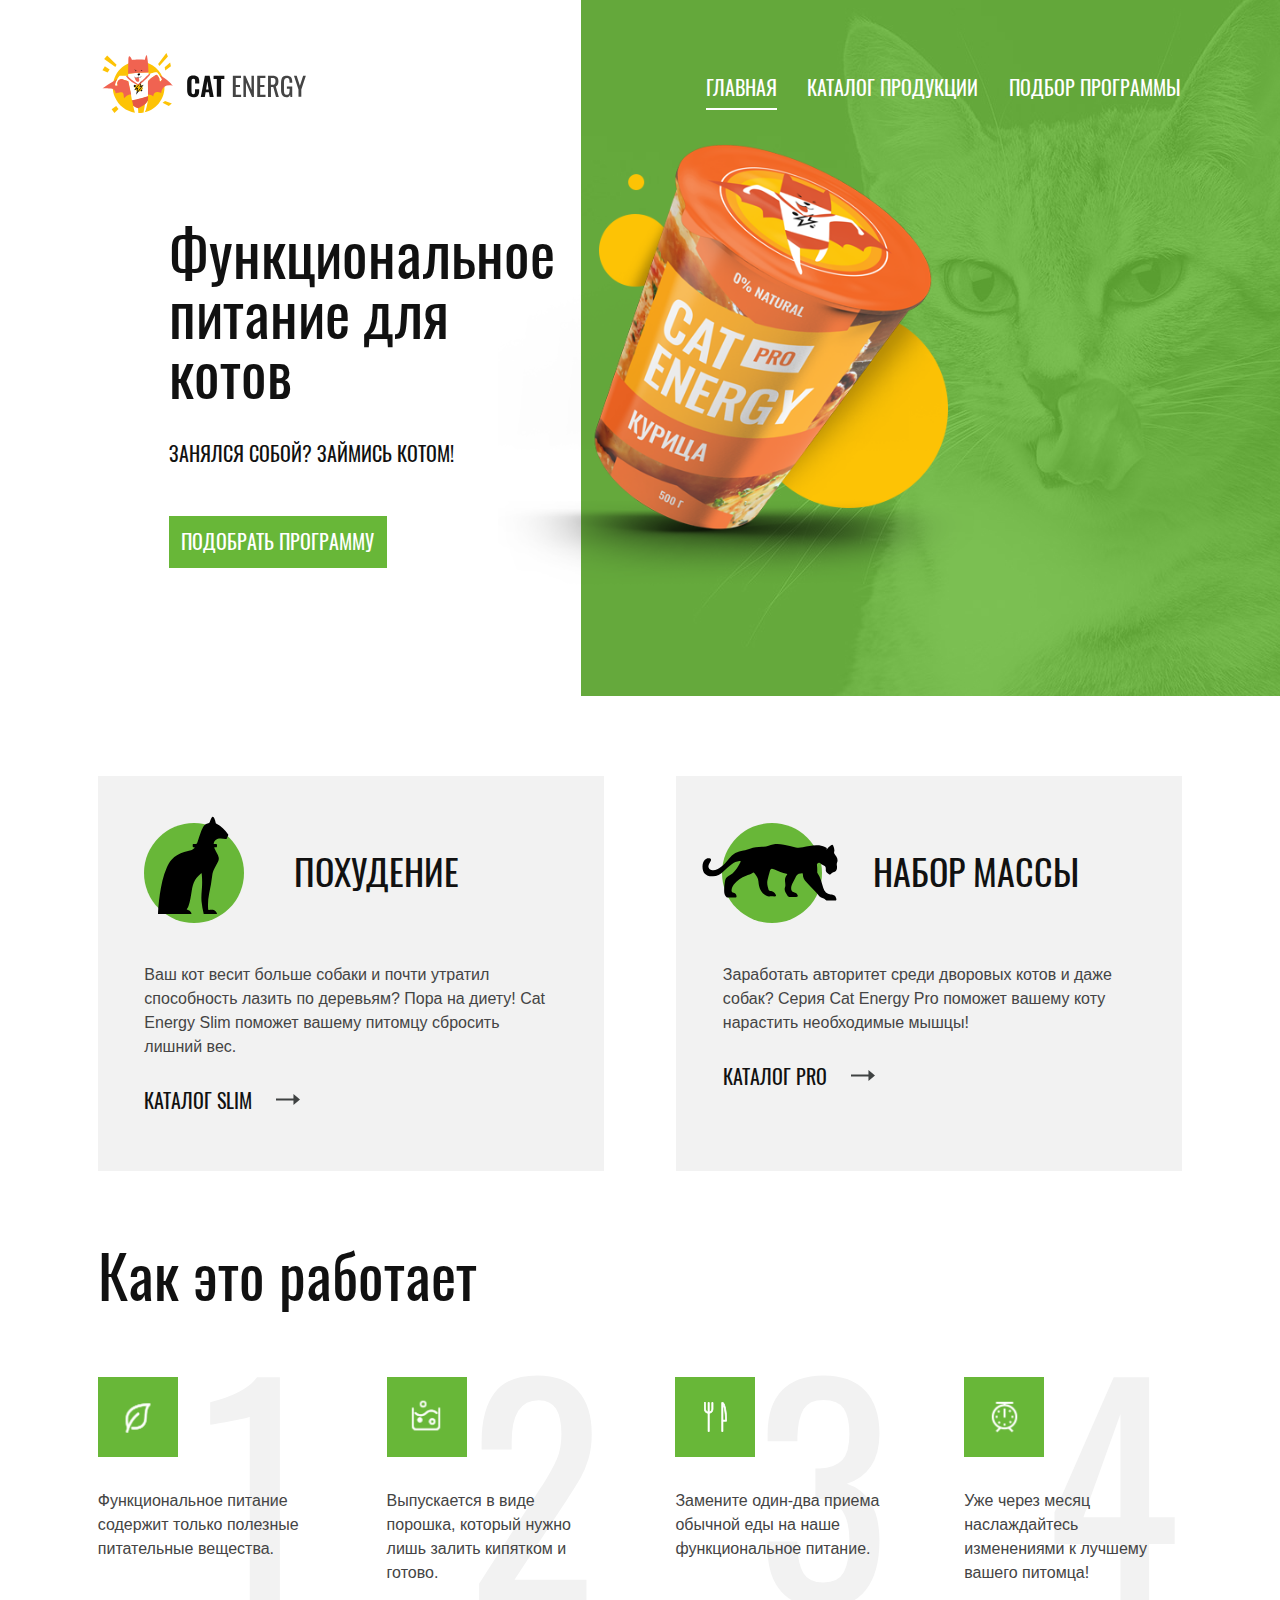
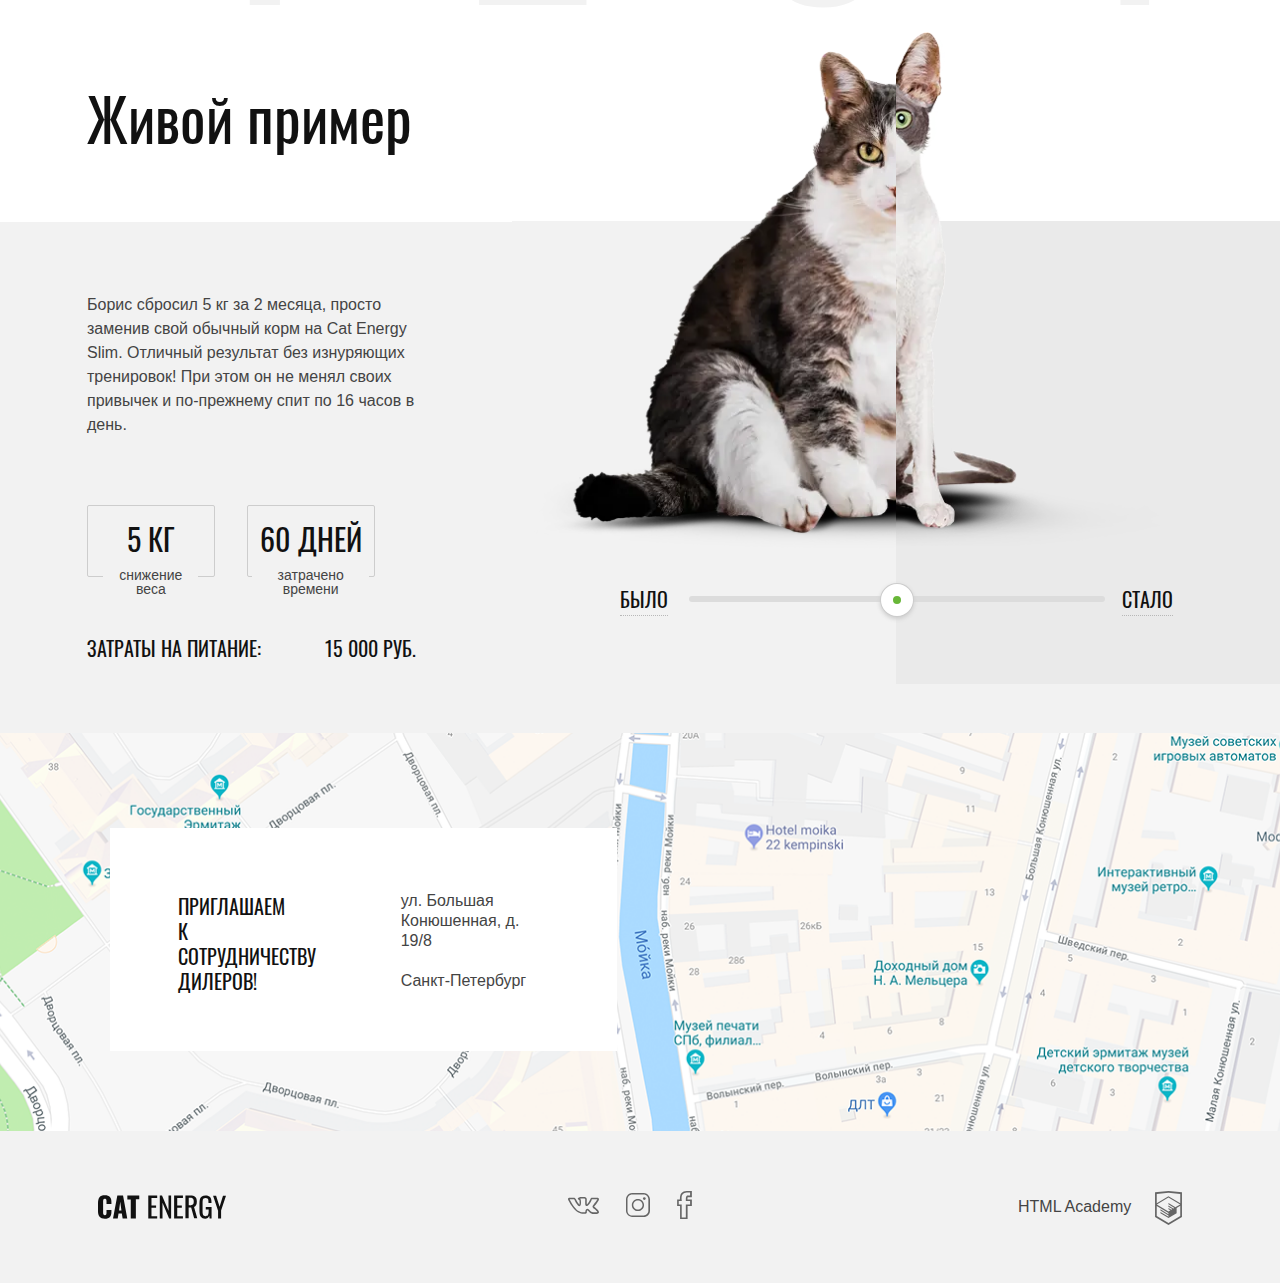
<file: Cat_Energy/index.html>
<!DOCTYPE html><html lang="ru"><head><meta charset="utf-8"><meta name="viewport" content="width=device-width,initial-scale=1"><title>HTML Academy: Кэт энерджи</title><link rel="stylesheet" href="css/normalize.css"><link rel="stylesheet" href="css/style.min.css"></head><svg xmlns="http://www.w3.org/2000/svg" xmlns:xlink="http://www.w3.org/1999/xlink" style="display:none"><symbol viewBox="0 0 75 95" id="icon-slim-cat"><g><path d="M54.8,0c-0.1,0-0.3,0-0.4,0c-0.7,0.4-1.1,0.9-1.4,1.6c-0.6,1.1-1,2.3-1.3,3.4c-0.2,0.8-0.7,1.2-1.5,1.3
        c-2.3,0.4-4,1.7-5.2,3.7c-0.7,1.3-1.3,2.6-1.8,3.9c-1.4,3.7-2.5,7.5-3.8,11.2C38.7,27,38.6,27,36.7,27c-2.3,0-2.1-0.4-2.1,2.1
        c0,0.8,0.2,1.2,1.1,1.2c0.3,0,0.7-0.1,0.8,0.2c0.1,0.3-0.2,0.5-0.4,0.7c-1.2,1.3-2.7,2-4.3,2.4c-1.9,0.5-3.8,0.9-5.7,1.5
        c-4.7,1.6-9.1,3.8-12.6,7.6c-2.1,2.3-3.5,5-4.7,7.8C5,59.2,3.2,68.3,1.8,77.5c-0.6,4.3-1.1,8.6-1.5,13C0.2,92.7,0,94.8,0,97
        c11.1,0,22.2,0,33.3,0c0.1-0.5-0.1-0.9-0.2-1.3c-0.7-1.8-2.1-2.7-3.8-3.1c-0.7-0.2-0.8-0.4-0.4-0.9c0.7-0.9,1.2-2,1.6-3.1
        c1.6-4.8,2.3-9.8,3.1-14.8C34.2,70,35.1,66.4,37,63c1.5-2.5,3.3-4.6,5.6-6.4c0.8-0.6,0.9-0.6,1,0.4c0.1,0.7,0.1,1.4,0.2,2.2
        c0.3,4.7,0.3,9.5-0.2,14.2c-0.3,3.7-0.5,7.4-0.2,11c0.4,4.3,1.2,8.4,2.2,12.6c4.4,0,8.9,0,13.3,0c-0.3-2.2-2.1-4-4.2-4.4
        c-1.3-0.2-2.5-0.1-3.8,0.2c-0.6,0.1-0.8,0-0.9-0.6c-0.4-5.3-0.1-10.6,1-15.8c1.3-6,2.4-12.1,3.1-18.2c0.3-2.5,1-4.8,2.3-7
        c1.2-2.1,2.2-4.3,3.4-6.5c0.9-1.7,1.1-3.4,0.4-5.2c-0.3-0.7-0.5-1.4-0.9-2.1c-1-2-2-3.9-2.9-5.9c-0.5-1-0.4-1.1,0.7-1.1
        c1.6,0,1.6,0,1.7-1.6c0-0.2,0-0.4,0-0.7c0-0.7-0.3-1.1-1-1c-0.5,0-1,0-1.5,0c-0.7,0-0.9-0.3-0.7-1c0.6-2.3,2.8-4.1,5.1-4.4
        c2.2-0.3,4.4,0,6.6,0.4c0.6,0.1,1,0,1.3-0.6c0.4-1,0.8-2,1.3-3c0.2-0.4,0.2-0.8-0.1-1.1C66.6,13.2,63.1,9.4,58.4,7
        c-0.5-0.3-0.8-0.6-0.9-1.1c-0.3-1.4-0.7-2.8-1.3-4.2C55.9,1,55.6,0.4,54.8,0z"></path></g></symbol><symbol viewBox="0 0 133 60" id="icon-pro-cat"><g><path d="M123.1,5.8c1.2-1.9,2.7-3.4,4.5-4.6c1-0.7,1.6-0.7,2.2,0.6c0.8,1.9,1.5,3.9,0.9,6c-0.2,0.8-0.1,1.4,0.4,2.1
        c0.6,0.8,1.1,1.6,1.6,2.3c1.3,1.9,1.8,3.9,0.9,6.2c-0.4,1-0.4,2-0.2,3.1c0.2,1,0.2,2,0,3c-0.3,1.6-1.1,2.7-2.7,3.2
        c-1.3,0.3-2.4,0.9-3.2,2c-0.2,0.3-0.5,0.5-0.9,0.5c-1.2,0.2-4.2-2.5-4.2-3.7c0-0.2,0-0.4,0-0.6c0.1-3.6-0.1-3.9-3.4-5.4
        c-0.7-0.3-1.3-0.6-1.8-1.2c-0.6-0.8-1.4-0.7-2.3-0.4c-0.8,0.4-1.4,0.9-1.3,1.9c0.3,2.4,0.4,4.8,0.3,7.3c0,0.3,0.1,0.6,0.2,0.8
        c3.1,4.5,4.3,9.8,5.8,14.9c1.2,3.9,3.4,6,7.4,6.3c0.6,0,1.3,0.2,1.9,0.3c1.8,0.3,2.9,1.5,3.4,3.2c0.7,2.1,0.3,2.6-1.8,2.6
        c-2.2,0-4.3,0-6.5,0c-0.9,0-1.6-0.2-2.3-0.8c-1-1-2.2-1.4-3.4-2c-1.3-0.6-2.6-1.3-3.4-2.6c-1.1-1.7-2.6-3.1-4-4.5
        c-2.8-2.9-5.8-5.7-8.4-8.7c-1.9-2.2-3.2-4.6-3.2-7.6c0-0.9-0.2-1.3-1.2-0.9c-0.3,0.2-0.7,0.3-1,0.3c-2.8,0-4.2,1.7-5.2,4.2
        c-0.9,2.1-2.1,4.1-3.2,6.2C88.5,40.9,88,42.4,88,44c0,2.4,0.6,3.2,2.8,4c1.4,0.5,2.7,1,3.4,2.4c0.8,1.6,0.6,2-1.1,2.1
        c-2.3,0-4.5,0-6.8,0c-0.9,0-1.5-0.3-1.9-1.1c-0.6-1-1.2-2-1.8-3c-1-1.7-1.4-3.4-0.7-5.4c0.6-1.7,0.3-3.6,0.1-5.3
        c-0.4-2.6,0-4.9,1.7-7c0.6-0.7,0.6-1-0.4-1.2c-4.1-0.8-8-2.3-11.8-4.1c0,0-0.1,0-0.1-0.1c-3.2-1.2-3.8-1-4.7,2.3
        c-0.8,2.8-1.6,5.6-2.2,8.5c-0.7,3.2,0.1,6.2,1.1,9.2c0.4,1.2,1.6,1.1,2.5,1.4c2,0.6,3.7,1.4,4.5,3.5c0.7,1.6,0.6,1.8-1.1,1.8
        c-1.7,0-3.4-0.1-5.2,0c-1.6,0.1-2.8-0.5-4.2-1.4c-4.8-3.2-6.2-8.1-6.6-13.4c-0.2-3.3-2-5.9-4.1-8.4c-0.4-0.5-0.8-0.7-1.4-0.3
        c-2.1,1.3-4.5,2.1-6.7,3c-4.8,1.8-9,4.6-12.2,8.8c-1.2,1.5-1.9,3.2-2.2,5.1c-0.3,1.8,0.2,2.6,2,3.1c1.9,0.6,2.7,1.5,2.9,3.4
        c0.1,0.8-0.2,1.2-1,1.2c-2.7,0-5.4,0-8.1,0c-0.6,0-1-0.4-1.3-0.8c-1.3-1.6-1.9-3.5-1.9-5.5c-0.1-3.5,0.3-6.9,0.9-10.3
        c0.4-2.1,1.4-3.8,3.4-4.8c5.9-2.8,9-8.1,11.8-13.6c0.6-1.1,0.1-1.3-0.9-1.2c-2.9,0.3-5.4,1.6-7.7,3.2c-3,2.1-5.7,4.6-8.3,7.1
        c-2.9,2.7-6.2,4.6-10.3,4.9C3.1,32.5-0.3,28.4,0,21.8c0.1-2.3,0.9-4.4,2.4-6.1c1.2-1.3,2.6-2,4.5-1.5c1.5,0.4,1.9,1.2,1.3,2.7
        c-0.3,0.6-0.7,1.1-1,1.7c-0.4,0.6-0.8,1.3-1,2c-1.1,3,0.4,5.1,3.5,5.4c3.3,0.3,6-1.1,8.5-3.1c3-2.4,5.7-5.2,8-8.3
        c3.7-4.8,8.5-7.3,14.4-8.1c2.3-0.3,4.3-1.3,6.5-1.9c4.1-1.2,8.3-1.9,12.7-1.8c2,0.1,3.9-0.3,5.8-1.1c4.9-2,10-2,15.1-1
        c4,0.8,8,1.8,11.9,2.8c2.2,0.5,4.7,0.3,7-0.2c4.4-1,8.9-1.9,13.4-2c3-0.1,5.9,0.4,8.6,1.7C123.6,3.9,123.6,3.9,123.1,5.8z"></path></g></symbol><symbol viewBox="0 0 22 12" id="icon-vk"><path d="M17.6,12c-0.3,0-0.9-0.1-1.5-0.5c-0.5-0.3-0.9-0.7-1.3-1.2c-0.3-0.3-0.9-0.9-1.1-0.9c-0.2,0.1-0.4,0.7-0.3,1.2
      c0,0.1,0,0.6-0.3,0.9c-0.3,0.3-0.8,0.4-0.9,0.4h-1.4c-0.7,0-3.2-0.2-5.4-2.3C2.5,7.1,0.2,2.2,0.1,2C0,1.6-0.1,1.2,0.2,0.9
      s0.8-0.4,1-0.4h3.1c0.1,0,0.4,0.1,0.7,0.3C5.3,1,5.4,1.3,5.5,1.4c0.7,1.5,1.5,2.8,2.6,4C8.2,5,8.3,4,8.2,3.1c0-0.4-0.1-0.8-0.2-1
      C7.9,2,7.7,1.9,7.5,1.9L6.9,1.4c0-0.5,0.5-0.9,0.9-1.1C8.3,0.1,9.1,0,10.1,0h0.5c0.9,0,1.2,0.1,1.6,0.1c1.2,0.3,1.2,1.3,1.1,2.5v1.6
      c0,0.3,0,0.8,0.1,1c0.2-0.1,0.6-0.5,1.5-1.9c0.6-0.9,1-1.9,1.1-2.1c0.1-0.3,0.4-0.7,1.2-0.7h3.4c0.7,0,1.2,0.2,1.3,0.7
      c0.2,0.5,0.1,1.3-1.7,3.5c-0.3,0.3-0.5,0.6-0.7,0.9c-0.5,0.4-0.9,1-0.9,1.1s0.5,0.5,0.9,0.9c1.1,0.9,1.9,1.7,2.2,2.3
      c0.4,0.6,0.3,1,0.2,1.3c-0.3,0.7-1.2,0.7-1.4,0.8h-2.8C17.7,12,17.6,12,17.6,12z M13.7,8.3c0.7,0,1.2,0.6,1.8,1.2
      c0.4,0.4,0.7,0.8,1.1,1c0.5,0.3,1,0.3,1,0.3h2.9c0.1,0,0.3-0.1,0.4-0.1c0,0,0-0.1-0.1-0.1c-0.3-0.5-1-1.3-2-2.1
      c-0.9-0.7-1.3-1.1-1.4-1.7c0-0.6,0.4-1.1,1.2-2.1c0.2-0.2,0.4-0.5,0.7-0.8c1.1-1.4,1.4-2,1.5-2.3h-3.9c0,0.4-0.5,1.5-1.1,2.4
      c-1.4,2.1-2,2.4-2.5,2.4c-0.1,0-0.3,0-0.4-0.1c-0.7-0.4-0.7-1.4-0.7-2.1V3.9V2.6c0.1-1.3,0-1.3-0.3-1.4c-0.3-0.1-0.5-0.1-1.4-0.1H10
      c-0.5,0-1,0-1.4,0.1l0.2,0.2c0.4,0.5,0.4,1.5,0.4,1.7c0.1,1.3,0,2.9-0.7,3.3c-0.1,0-0.2,0.1-0.4,0.1C7.5,6.5,6.8,5.8,5.6,4
      C5,2.9,4.5,1.8,4.5,1.8s0-0.1-0.1-0.1S4.2,1.6,4.2,1.6H1.3H1.2c0.4,0.9,2.5,5,4.8,7.2c2,1.9,4.3,2,4.7,2h1.4c0,0,0.2,0,0.2-0.1v-0.1
      c0-0.2,0-2,1.2-2.3C13.5,8.3,13.7,8.3,13.7,8.3z"></path></symbol><symbol viewBox="0 0 16.1 16" id="icon-insta"><path class="st0" d="M11.8,1C13.6,1,15,2.4,15,4.2v7.7c0,1.7-1.4,3.1-3.1,3.1H4.2C2.4,15,1,13.6,1,11.8V4.2C1,2.4,2.4,1,4.2,1H11.8
        M11.8,0H4.2C1.9,0,0,1.9,0,4.2v7.7C0,14.1,1.9,16,4.2,16h7.7c2.3,0,4.2-1.9,4.2-4.2V4.2C16,1.9,14.1,0,11.8,0z"></path><path class="st0" d="M8,4.9c1.7,0,3.1,1.4,3.1,3.1S9.7,11.1,8,11.1S4.9,9.7,4.9,8S6.3,4.9,8,4.9 M8,3.9C5.7,3.9,3.9,5.7,3.9,8
        s1.8,4.1,4.1,4.1s4.1-1.8,4.1-4.1S10.3,3.9,8,3.9z"></path><circle class="st0" cx="12.3" cy="3.7" r="0.9"></circle></symbol><symbol viewBox="0 0 10 19" id="icon-fb"><path d="M7.1,19H2v-8.8H0V5.8h1.9C1.8,3.8,2.1,2.4,3,1.4C3.8,0.5,5,0.1,6.5,0H10v4.2H7.2C7.1,4.4,7,5,7,5.8h3v4.4H7.1V19z M3.1,18
      h2.8V9.1h2.9V6.8H5.9V6.3c0-1.4,0-2.6,0.7-3.1l0.1-0.1h2.1V1H6.5c-1.2,0.1-2,0.4-2.6,1c-0.8,0.8-1,2.3-0.8,4.2l0.1,0.6H1.1v2.3h2V18
      z"></path></symbol><symbol viewBox="0 0 60 60" id="icon-html-academy"><path d="M30.2 5h-.2l-19.7 2.1v36.2l19.7 11.7 19.7-11.7v-36.2l-19.5-2.1zm17
      36.8l-17.2 10.2-17.2-10.2v-14.8l17.1 10.2v1.8l-11.7-7v1.8l11.8 7.1v1.9l-11.8-7v1.8l11.8 7 11.9-7.1v-7.6l5.3-3.2v15.1zm-.1-17l-4.7 2.8-2.2
      1.3-10.3-6.1v1.8l8.8 5.3h-.1l-.2.1-1.3.7-7.3-4.3v1.8l5.8 3.4-1.4.9-4.3-2.6v1.8l2.9 1.7-2.9 1.7-17-10.1 17-10.2 17.2 10zm.1-1.8l-17.3-10.2-17.1
      10.2v-13.6l17.2-1.8 17.2 1.8v13.6z"></path></symbol></svg><body><header class="container-header container-header--flex container-header--index"><a class="wrapper container-header__logo" href="index.html"><picture class="container-header__box"><source media="(min-width: 1200px)" srcset="./img/logo-desktop.svg"><source media="(min-width: 768px)" srcset="./img/logo-tablet.svg"><img class="container-header__logo-icon" src="./img/logo-mobile.svg" width="38" height="38" alt="«Кэт-енерджи»"></picture></a><nav class="container-header__nav main-nav main-nav--opened main-nav--nojs"><button class="main-nav__toggle" type="button"><span class="visually-hidden">Открыть меню</span></button><ul class="main-nav__list site-list"><li class="site-list__item site-list__item--active item-index-desktop item-index-desktop--active"><a class="site-list__link">Главная</a></li><li class="site-list__item item-index-desktop"><a class="site-list__link" href="catalog.html">Каталог продукции</a></li><li class="site-list__item item-index-desktop"><a class="site-list__link" href="form.html">Подбор программы</a></li></ul></nav></header><main class="container-main"><h1 class="visually-hidden">Кэт-енерджи-функциональное питание для котов</h1><section class="page"><h2 class="page__title">Функциональное питание для котов</h2><b class="page__slogan">Занялся собой? Займись котом!</b><picture><source media="(min-width: 1200px)" srcset="img/index-can-desktop@1x.png, img/index-can-desktop@2x.png 2x"><source media="(min-width: 768px)" srcset="img/index-can-tablet@1x.jpg, img/index-can-tablet@2x.jpg 2x"><img class="page__image" src="img/index-can-mobile@1x.png" srcset="img/index-can-mobile@2x.png 2x" width="280" height="270" alt="Продукция Кэт-енерджи-про"></picture><a class="button-link page__link-select" href="">Подобрать программу</a></section><section class="box-programs"><div class="wrapper box-programs--flex"><h2 class="visually-hidden">Выбор программы питания для кота</h2><div class="box-program"><div class="box-program__image"><svg class="box-program__icon-slim" width="38" height="50"><use xlink:href="#icon-slim-cat"></use></svg></div><h3 class="box-program__title">Похудение</h3><p class="box-program__text">Ваш кот весит больше собаки и почти утратил способность лазить по деревьям? Пора на диету! Cat Energy Slim поможет вашему питомцу сбросить лишний вес.</p><a class="box-program__link" href="">Каталог Slim</a></div><div class="box-program"><div class="box-program__image"><svg class="box-program__icon-pro" width="68" height="30"><use xlink:href="#icon-pro-cat"></use></svg></div><h3 class="box-program__title">Набор массы</h3><p class="box-program__text box-program__text--pro">Заработать авторитет среди дворовых котов и даже собак? Серия Cat Energy Pro поможет вашему коту нарастить необходимые мышцы!</p><a class="box-program__link" href="">Каталог Pro</a></div></div></section><section class="advantages"><div class="wrapper"><h2 class="advantages__title">Как это работает</h2><ul class="advantages__list"><li class="advantages__item"><div class="advantages__number">1</div><div class="advantages__image"><img src="img/advantage-leaf@1x.png" srcset="img/advantage-leaf@2x.png 2x" width="48" height="51" alt="Иконка листа"></div><p class="advantages__text">Функциональное питание содержит только полезные питательные вещества.</p></li><li class="advantages__item"><div class="advantages__number">2</div><div class="advantages__image"><img src="img/advantage-powder@1x.png" srcset="img/advantage-powder@2x.png 2x" width="49" height="48" alt="Иконка порошка, залитого водой"></div><p class="advantages__text">Выпускается в виде порошка, который нужно лишь залить кипятком и готово.</p></li><li class="advantages__item"><div class="advantages__number">3</div><div class="advantages__image"><img src="img/advantage-dining@1x.png" srcset="img/advantage-dining@2x.png 2x" width="50" height="50" alt="Иконка ножа и вилки"></div><p class="advantages__text">Замените один-два приема обычной еды на наше функциональное питание.</p></li><li class="advantages__item"><div class="advantages__number">4</div><div class="advantages__image"><img src="img/advantage-clock@1x.png" srcset="img/advantage-clock@2x.png 2x" width="49" height="49" alt="Иконка часов"></div><p class="advantages__text">Уже через месяц наслаждайтесь изменениями к лучшему<br>вашего питомца!</p></li></ul></div></section><div class="desktop-box-article-renge"><section class="article"><div class="wrapper article--flex"><h2 class="article__title">Живой пример</h2><p class="article__text">Борис сбросил 5 кг за 2 месяца, просто заменив свой обычный корм на Cat Energy Slim. Отличный результат без изнуряющих тренировок! При этом он не менял своих привычек и по-прежнему спит по 16 часов в день.</p><div class="article__box--flex"><div class="article__special"><div class="box-cpecial"><b class="box-cpecial__value">5 кг</b> <span class="box-cpecial__field">снижение веса</span></div><div class="box-cpecial"><b class="box-cpecial__value">60 дней</b> <span class="box-cpecial__field box-cpecial__field--time">затрачено времени</span></div></div><p class="article__info">Затраты на питание:<span>15 000 руб.</span></p></div></div></section><section class="box-range"><h2 class="visually-hidden">Как будет меняться фигура вашего кота</h2><div class="box-range__before"></div><div class="box-range__wrapper"><div class="box-range__box-before"><picture><source type="image/webp" media="(min-width: 1200px)" srcset="img/before-desktop@1x.webp, img/before-desktop@2x.webp 2x"><source type="image/webp" media="(min-width: 768px)" srcset="img/before-tablet@1x.webp, img/before-tablet@2x.webp 2x"><source type="image/webp" srcset="img/before-mobile@1x.webp, img/before-mobile@2x.webp 2x"><source media="(min-width: 1200px)" srcset="img/before-desktop@1x.png, img/before-desktop@2x.png 2x"><source media="(min-width: 768px)" srcset="img/before-tablet@1x.png, img/before-tablet@2x.png 2x"><img class="box-range__image-before" src="img/before-mobile@1x.png" srcset="img/before-mobile@2x.png 2x" width="320" height="241" alt="Кот до прохождения программы питания"></picture></div><div class="box-range__box-after"><picture><source type="image/webp" media="(min-width: 1200px)" srcset="img/after-desktop@1x.webp, img/after-desktop@2x.webp 2x"><source type="image/webp" media="(min-width: 768px)" srcset="img/after-tablet@1x.webp, img/after-tablet@2x.webp 2x"><source type="image/webp" srcset="img/after-mobile@1x.webp, img/after-mobile@2x.webp 2x"><source media="(min-width: 1200px)" srcset="img/after-desktop@1x.png, img/after-desktop@2x.png 2x"><source media="(min-width: 768px)" srcset="img/after-tablet@1x.png, img/after-tablet@2x.png 2x"><img class="box-range__image-after" src="img/after-mobile@1x.png" srcset="img/after-mobile@2x.png 2x" width="320" height="240" alt="Кот после прохождения программы питания"></picture></div></div><div class="box-range__controls"><button class="box-range__btn">Было</button> <input class="box-range__range" type="range" min="0" max="100" value="50" name="catRange" id="catRange"> <button class="box-range__btn box-range__btn--after">Стало</button></div></section></div><div class="address-box-map--desktop"><section class="address-box"><div class="wrapper address-box--flex"><h2 class="visually-hidden">Где мы находимся</h2><strong class="address-box__text">Приглашаем<br>к сотрудничеству дилеров!</strong><p class="address-box__address">ул. Большая Конюшенная, д. 19/8 <span>Санкт-Петербург</span></p></div></section><section class="map-box"><h2 class="visually-hidden">Карта месторасположения нашего магазина</h2><div class="map-box__map" id="map"></div></section></div></main><footer class="container-footer"><div class="wrapper container-footer--flex"><a class="container-footer__logo" href="index.html"><img class="container-footer__logo-icon" src="img/logo-text.svg" width="128" height="24" alt="Логотип «Кэт-енерджи»"></a><ul class="container-footer__social social__list"><li class="social__item"><a class="social__link social__link--vkontakte" href="" aria-label="Мы в Вконтакте"><svg class="social__link-icon" width="22" height="22"><use xlink:href="#icon-vk"></use></svg></a></li><li class="social__item"><a class="social__link social__link--instagram" href="" aria-label="Мы в Инстаграме"><svg class="social__link-icon" width="16" height="22"><use xlink:href="#icon-insta"></use></svg></a></li><li class="social__item"><a class="social__link social__link--facebook" href="" aria-label="Мы в Фейсбуке"><svg class="social__link-icon" width="10" height="20"><use xlink:href="#icon-fb"></use></svg></a></li></ul><a class="container-footer__link" href="https://htmlacademy.ru/intensive/adaptive" aria-label="Логотип HTML Academy">HTML Academy <svg class="container-footer__link-icon" width="41" height="48"><use xlink:href="#icon-html-academy"></use></svg></a></div></footer><script src="https://api-maps.yandex.ru/2.1/?lang=ru_RU"></script><script>ymaps.ready(init);
      var myMap;

      function init() {
        if (document.body.clientWidth < 768) {
          myMap = new ymaps.Map("map", {
            center: [59.938635, 30.323118],
            zoom: 17
          });

          myMap.behaviors.disable('scrollZoom');

          var myPlacemark = new ymaps.Placemark([59.938631, 30.323055], {}, {
            iconLayout: 'default#image',
            iconImageHref: 'img/map-pin.png',
            iconImageSize: [72, 53],
            iconImageOffset: [-36, -53]
          });

          myMap.geoObjects.add(myPlacemark);
        } else if (document.body.clientWidth >= 768 && document.body.clientWidth < 1200) {
          myMap = new ymaps.Map("map", {
            center: [59.938631, 30.323055],
            zoom: 17
          });

          myMap.behaviors.disable('scrollZoom');

          var myPlacemark = new ymaps.Placemark([59.938631, 30.323055], {}, {
            iconLayout: 'default#image',
            iconImageHref: 'img/map-pin.png',
            iconImageSize: [72, 53],
            iconImageOffset: [-36, -53]
          });

          myMap.geoObjects.add(myPlacemark);
        } else if (document.body.clientWidth >= 1200) {
          myMap = new ymaps.Map("map", {
            center: [59.938963, 30.319293],
            zoom: 17
          });

          myMap.behaviors.disable('scrollZoom');

          var myPlacemark = new ymaps.Placemark([59.938631, 30.323055], {}, {
            iconLayout: 'default#image',
            iconImageHref: 'img/map-pin.png',
            iconImageSize: [124, 106],
            iconImageOffset: [-72, -106]
          });

          myMap.geoObjects.add(myPlacemark);
        }
      }</script><script src="js/picturefill.min.js"></script><script src="js/script.min.js"></script></body></html>
</file>
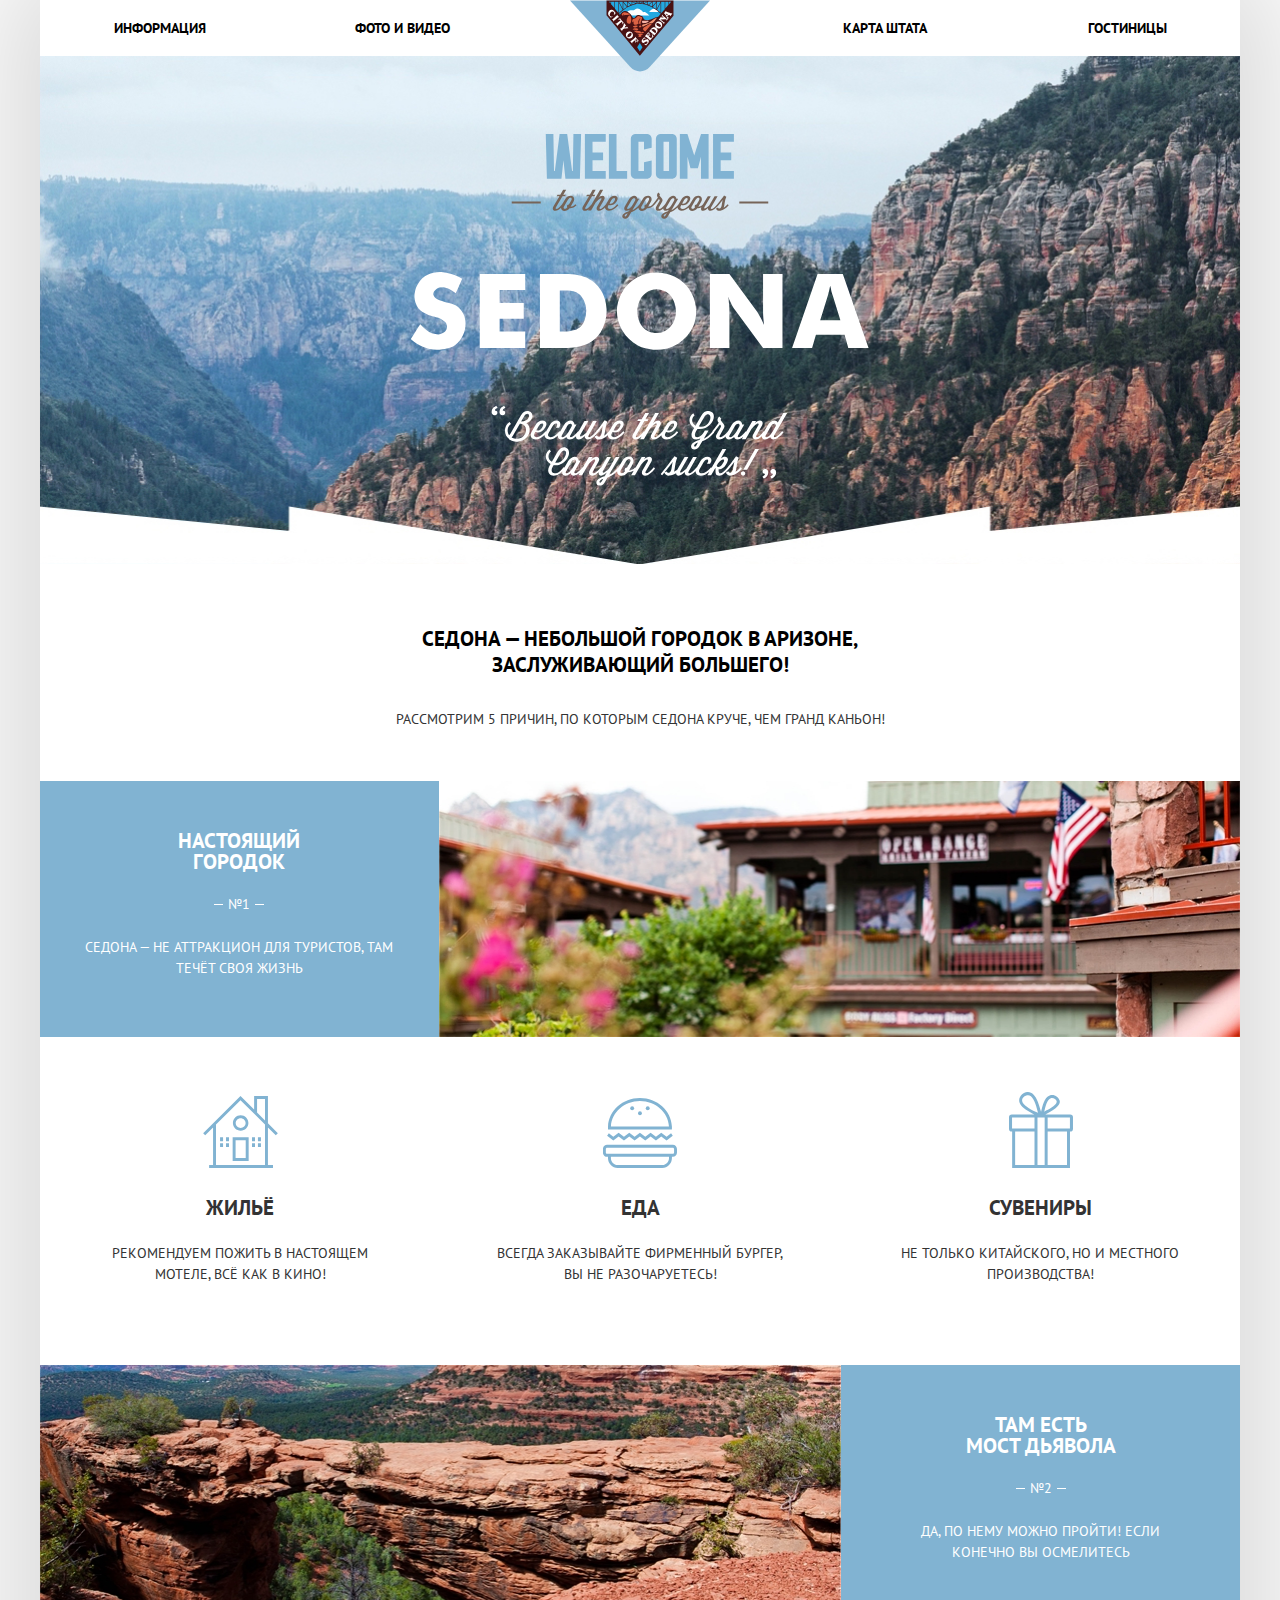
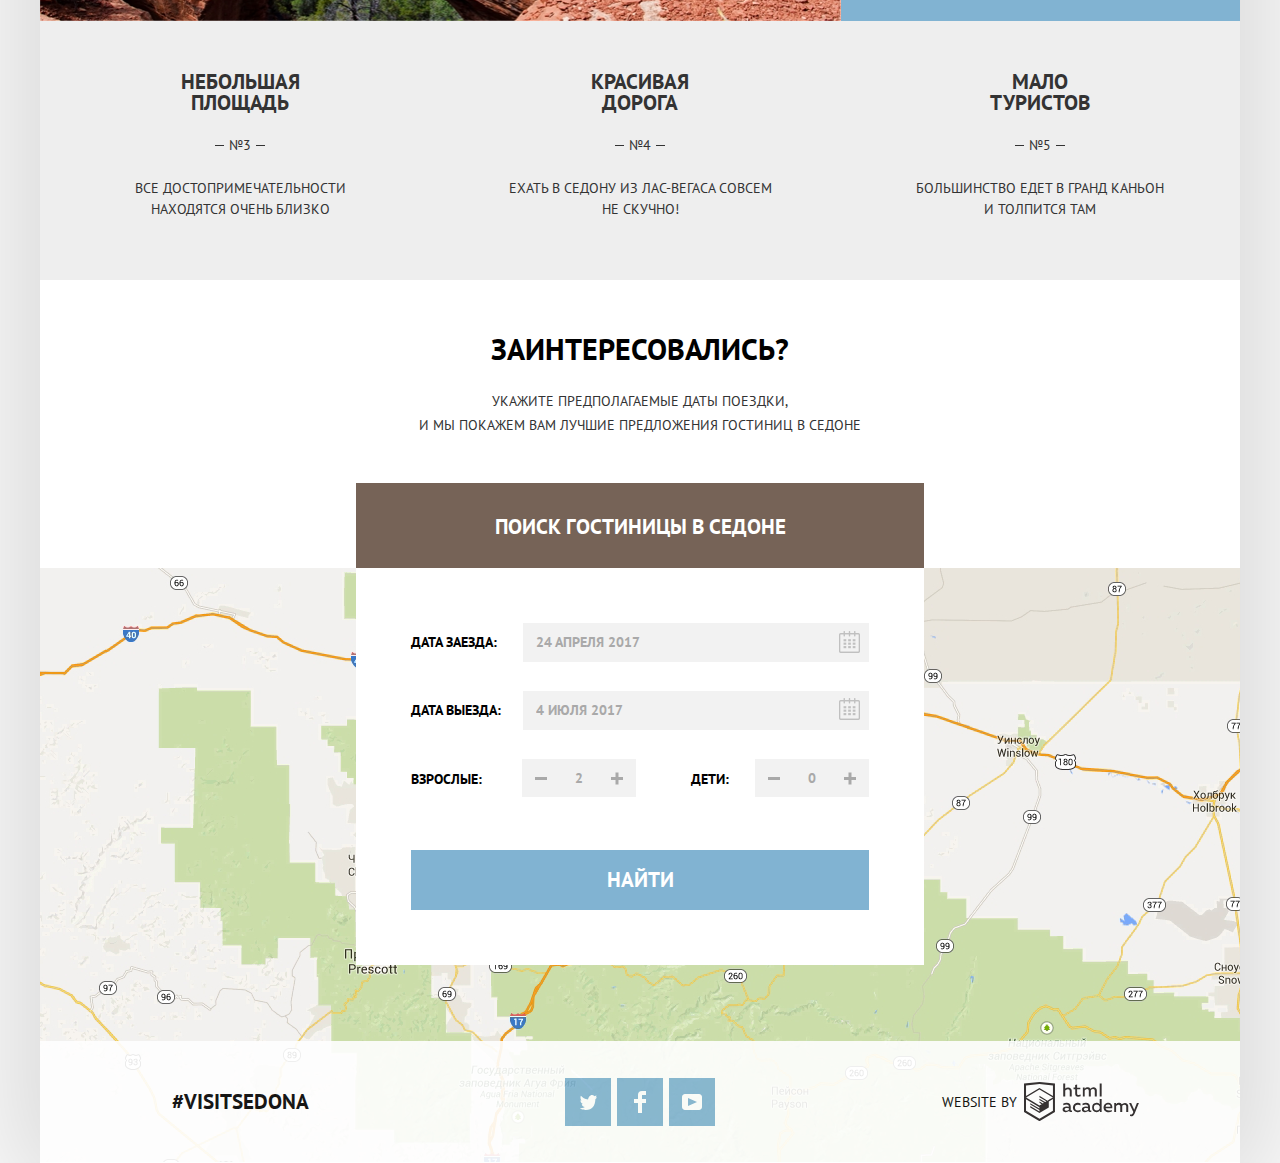
<file: Sedona/index.html>
<!DOCTYPE html>
<html lang="ru">
  <head>
    <meta charset="utf-8">
    <title>HTML Academy: Седона</title>
    <link href="https://fonts.googleapis.com/css?family=PT+Sans:400,700&display=swap&subset=cyrillic" rel="stylesheet">
    <link href="css/normalize.css" rel="stylesheet"> 
    <link href="css/style-min.css" rel="stylesheet"> 
  </head>
  <body>
    <div class="container-page">
      <header class="header page">
        <nav class="navigation">
          <a href="index.html" class="logo" aria-label="Логотип Sity of Sedona">
            <img src="img/logo-sedona.svg" width="140" height="72" alt="Логотип Sity of Sedona" >
          </a>
          <ul class="site-navigation">
            <li class="site-navigation-menu">
              <ul>
                <li><a href="">Информация</a></li>
                <li><a href="">Фото и видео</a></li>
              </ul>
            </li>
            <li class="site-navigation-menu">
              <ul>
                <li><a href="">Карта штата</a></li>
                <li><a href="catalog.html">Гостиницы</a></li>
              </ul>
            </li>
          </ul>
        </nav>
      </header>

      <main class="container page">
        <section class="section-caption">
          <h1 class="visually-hidden">Sedona</h1>
          <img src="img/section-caption-welcome.svg" class="caption-img" width="459" height="353" alt="Welcome to the gorgeous Sedona because the grand canyon sucks!">
        </section>

        <section class="section-info">
          <h2 class="title-info">Седона — небольшой городок в Аризоне, заслуживающий большего!</h2>
          <p class="info">Рассмотрим 5 причин, по которым Седона круче, чем гранд каньон!</p>
        </section>

        <section class="benefits">
          <h2 class="visually-hidden">Список причин</h2>
          <ul class="benefits-list">
            <li class="benefits-item item-features">
              <div class="item benefits-size">
                <div class="item-box">
                  <h3>Настоящий городок</h3>
                  <p class="tiny">№1</p>
                  <p>Седона — не аттракцион для туристов, там течёт своя жизнь</p>
                </div>
                <img src="img/item-box-foto.jpg" class="benefits-img" width="800" height="256" alt="Фото городского пейзажа Седоны">
              </div>
              <div class="features">
                <ul class="features-list benefits-size">
                  <li class="features-item">
                    <div class="list-item">
                      <h4 class="item-benefits icon-1">Жильё</h4>
                      <p>Рекомендуем пожить в настоящем мотеле, всё как в кино!</p>
                    </div>
                  </li>
                  <li class="features-item">
                    <div class="list-item">
                      <h4 class="item-benefits icon-2">Еда</h4>
                      <p>Всегда заказывайте фирменный бургер, вы не разочаруетесь!</p>
                    </div>
                  </li>
                  <li class="features-item">
                    <div class="list-item">
                      <h4 class="item-benefits icon-3">Сувениры</h4>
                      <p>Не только китайского, но и местного производства!</p>
                    </div>
                  </li>
                </ul>
              </div>
            </li>
            <li class="benefits-item benefits-size benefits-bridge">
              <div class="item-box item-bridge">
                <h3>Там есть<br>мост Дьявола</h3>
                <p class="tiny">№2</p>
                <p>Да, по нему можно пройти! Если конечно вы осмелитесь</p>
              </div>
              <img src="img/item-bridge-foto.jpg" class="benefits-img" width="800" height="256" alt="Фото моста Дьявола в Седоне">
            </li>
            <li class="benefits-item item-row">
              <div class="list-item">
                <h3>Небольшая площадь</h3>
                <p class="tiny">№3</p>
                <p class="text-row">Все достопримечательности находятся очень близко</p>
              </div> 
            </li>
            <li class="benefits-item item-row">
              <div class="list-item">
                <h3>Красивая дорога</h3>
                <p class="tiny">№4</p>
                <p class="text-row">Ехать в Седону из Лас-Вегаса совсем не скучно!</p>
              </div>
            </li>
            <li class="benefits-item item-row">
              <div class="list-item">
                <h3>Мало туристов</h3>
                <p class="tiny">№5</p>
                <p class="text-row-5">Большинство едет в гранд каньон и толпится там</p>
              </div>
            </li>
          </ul>
        </section>

        <section class="modal">
          <h2 class="visually-hidden">Где остановиться в Седоне</h2>
          <p class="modal-subtitle">Заинтересовались?</p>
          <p class="modal-text">Укажите предполагаемые даты поездки,<br>и мы покажем вам лучшие предложения гостиниц в Седоне</p>
          <div class="modal-search">
            <button type="button" class="button btn-search btn-modal">Поиск гостиницы в Седоне</button>
            <form class="modal-form" action="https://echo.htmlacademy.ru" method="post">
              <label>
                Дата заезда:
                <input class="forms date-form" type="text" name="arrival" value="" placeholder="24 апреля 2017" autocomplete="off" required>
              </label>
              <button class="icon-form" type="button" aria-label="Каледарь"></button>
              <label>
                Дата выезда:
                <input class="forms date-form" type="text" name="departure" value="" placeholder="4 июля 2017" autocomplete="off" required>
              </label>
              <button class="icon-form icon-form-departure" type="button" aria-label="Каледарь"></button>
              <div class="form-number">
                <div class="form-number-box">
                  <label for="number-adult">Взрослые:</label>
                  <div class="number-box">
                    <button class="btn btn-min-adult" type="button" aria-label="Минус"></button>
                    <input class="forms number-form form-adult" type="text" value="" name="adult" id="number-adult" placeholder="2" autocomplete="off" required>
                    <button class="btn btn-large btn-max-adult" type="button" aria-label="Плюс"></button>
                  </div>
                </div>
                <div class="form-number-box">
                  <label class="number-child" for="number-children">Дети:</label>
                  <div class="number-box">
                    <button class="btn btn-min-children" type="button" aria-label="Минус"></button>
                    <input class="forms number-form form-children" type="text" value="" name="children" id="number-children" placeholder="0" autocomplete="off" required>
                    <button class="btn btn-large btn-max-children" type="button" aria-label="Плюс"></button>
                  </div>
                </div>
              </div>
              <button type="submit" class="button btn-submit">Найти</button>
            </form>
          </div>
        </section>

        <section class="section-map">
          <h2 class="visually-hidden">Как добраться до Седоны. Карта.</h2>
          <img src="img/map.png" width="1200" height="594" alt="Карта окрестностей Седоны">
        </section>
      </main>

      <footer class="main-footer page">
        <div class="footer-container">
          <p class="hashtag">#visitsedona</p>
          <ul class="footer-social">
            <li><a href="" class="social-button">
              <span class="visually-hidden">Твиттер</span>
              <svg xmlns="http://www.w3.org/2000/svg" xmlns:xlink="http://www.w3.org/1999/xlink" width="17" height="15" viewBox="0 0 17 15">
                <path fill="#FFF" d="M10.95.144c1.685-.496 2.984.27 3.577 1.179.673-.231 1.331-.481 2.011-.708a2.345 2.345 0 0 1-.857 1.768c.685.17 1.304-.491 1.304-.491-.169 1-1.006 1.788-1.563 2.024-.231 6.75-3.175 11.217-10.077 11.082h-.446c-.41 0-4.164-.46-4.898-1.887 2.271.196 3.893-.422 4.693-1.177-.96-.3-2.679-.477-2.979-2.95.349.106.564.228 1.19.119C1.705 8.247.374 7.53.448 5.33c.285.328 1.067.536 1.34.472C1.085 5.561-.182 2.442.894.85c1.818 1.854 3.735 3.606 7.152 3.773C8.254 2.33 9.183.793 10.95.144z"/>
              </svg>
            </a></li>
            <li><a href="" class="social-button">
              <span class="visually-hidden">Фейсбук</span>
              <svg xmlns="http://www.w3.org/2000/svg" width="12" height="22" viewBox="0 0 12 22">
                <path fill="#FFF" d="M12 4V0H8a4 4 0 0 0-4 4v4H0v4h4v10h4V12h4V8H8V4h4z"/>
              </svg>
            </a></li>
            <li><a href="" class="social-button">
              <span class="visually-hidden">Ютуб</span>
              <svg xmlns="http://www.w3.org/2000/svg" xmlns:xlink="http://www.w3.org/1999/xlink" width="20" height="16" viewBox="0 0 20 16">
                <path fill="#FFF" d="M17 0H3C1.35 0 0 1.35 0 3v10c0 1.65 1.35 3 3 3h14c1.65 0 3-1.35 3-3V3c0-1.65-1.35-3-3-3zM6.027 11.998V4.002L15.014 8l-8.987 3.998z"/>
              </svg>
            </a></li>
          </ul>
          <div class="footer-copyright">
            <p>Website by</p>
            <a href="https://htmlacademy.ru/intensive/htmlcss" class="icon-logo" tabindex="0">
              <span class="visually-hidden">HTML Academy</span>
              <svg id="Layer_1" data-name="Layer 1" xmlns="http://www.w3.org/2000/svg" viewBox="0 0 108.08 36.85">
                <title>logo-htmlacademy-small1</title>
                <path d="M44.61,26.88a2,2,0,0,0,.55-0.1v1.33a3.25,3.25,0,0,1-1.18.21,1.67,1.67,0,0,1-1.67-1,4.84,4.84,0,0,1-3.14,1.08c-1.51,0-2.91-.83-2.91-2.55,0-2.13,2-2.79,3.71-2.79a11.08,11.08,0,0,1,2.17.25v-0.3c0-1-.76-1.77-2.19-1.77a7.42,7.42,0,0,0-3,.64v-1.7a10.21,10.21,0,0,1,3.19-.55c2.36,0,3.81,1.12,3.81,3.65v3a0.54,0.54,0,0,0,.49.59h0.17Zm-6.44-1.13A1.35,1.35,0,0,0,39.63,27h0.11a3.39,3.39,0,0,0,2.41-1V24.58a9.72,9.72,0,0,0-1.81-.21c-1,0-2.16.33-2.16,1.38h0Zm12.36-6.11a5,5,0,0,1,2.57.64V22a4.08,4.08,0,0,0-2.3-.7,2.75,2.75,0,1,0,0,5.49,5,5,0,0,0,2.43-.64v1.71a6.27,6.27,0,0,1-2.76.57A4.21,4.21,0,0,1,46,24.51q0-.21,0-0.41a4.32,4.32,0,0,1,4.18-4.46h0.38Zm12.17,7.24a2,2,0,0,0,.55-0.1v1.33a3.25,3.25,0,0,1-1.18.21,1.67,1.67,0,0,1-1.67-1,4.84,4.84,0,0,1-3.14,1.08c-1.51,0-2.91-.83-2.91-2.55,0-2.13,2-2.79,3.71-2.79a11.08,11.08,0,0,1,2.17.25v-0.3c0-1-.76-1.77-2.19-1.77a7.42,7.42,0,0,0-3,.64v-1.7a10.21,10.21,0,0,1,3.19-.55c2.36,0,3.81,1.12,3.81,3.65v3a0.54,0.54,0,0,0,.49.59h0.17Zm-6.44-1.13A1.35,1.35,0,0,0,57.73,27h0.11a3.39,3.39,0,0,0,2.41-1V24.58a9.72,9.72,0,0,0-1.81-.21c-1.06,0-2.16.33-2.16,1.38h0ZM73,16V28.2H71.35V26.88a3.88,3.88,0,0,1-3.19,1.54,4.4,4.4,0,0,1,0-8.78,3.81,3.81,0,0,1,3,1.3V16H73Zm-4.53,5.22a2.76,2.76,0,1,0,0,5.52A2.86,2.86,0,0,0,71.15,25V23A2.91,2.91,0,0,0,68.49,21.27ZM79,19.64c3.31,0,4.46,2.68,3.92,5.09H76.7c0.21,1.5,1.67,2.11,3.19,2.11a6.11,6.11,0,0,0,2.64-.59v1.6a7.14,7.14,0,0,1-3,.57C77,28.42,74.78,27,74.78,24a4.18,4.18,0,0,1,4-4.39H79Zm0.09,1.54a2.28,2.28,0,0,0-2.44,2.1v0.06H81.3A2,2,0,0,0,79.13,21.18Zm5.73,7V19.87h1.65v1a3.81,3.81,0,0,1,2.78-1.27A2.86,2.86,0,0,1,91.89,21a4.12,4.12,0,0,1,2.91-1.33A3.06,3.06,0,0,1,98,23V28.2h-1.9V23.05a1.59,1.59,0,0,0-1.42-1.75H94.42a2.8,2.8,0,0,0-2.07,1.12V28.2h-1.9V23.05A1.59,1.59,0,0,0,89,21.31H88.8a3,3,0,0,0-2.21,1.29v5.63H84.86Zm21.31-8.33h1.9l-3.91,9.46c-0.9,2.17-2.09,2.86-3.35,2.86a4.76,4.76,0,0,1-1.1-.14V30.46a2.86,2.86,0,0,0,.85.12c0.9,0,1.58-.64,2.07-1.9l0.17-.42-4-8.4h2l2.86,6.29ZM38.73,1.46V6.22a3.81,3.81,0,0,1,2.7-1.14,3.25,3.25,0,0,1,3.44,3.4v5.15H43V8.72a1.81,1.81,0,0,0-1.61-2h-0.3a2.93,2.93,0,0,0-2.32,1.39v5.52h-1.9V1.46h1.9ZM49.94,2.31v3h3V6.91h-3v3.81c0,1.1.5,1.46,1.58,1.46a4.49,4.49,0,0,0,1.69-.33v1.6A6.8,6.8,0,0,1,51,13.8a2.55,2.55,0,0,1-2.86-2.74V6.89H46.58V5.26h1.5V2.74Zm5.4,11.31V5.28H57v1A3.81,3.81,0,0,1,59.77,5a2.86,2.86,0,0,1,2.6,1.33A4.12,4.12,0,0,1,65.28,5,3.06,3.06,0,0,1,68.44,8.4v5.21h-1.9V8.46a1.59,1.59,0,0,0-1.42-1.75H64.89a2.8,2.8,0,0,0-2.07,1.12v5.78h-1.9V8.46A1.59,1.59,0,0,0,59.5,6.71H59.27A3,3,0,0,0,57.06,8v5.63H55.34ZM71.17,1.45H73V13.6H71.17V1.45ZM14.71,0H14.55L0,1.54V28.21l14.55,8.66,14.55-8.66V1.54Zm12.5,27.1L14.55,34.64,1.9,27.12V16.18l12.59,7.5V25L5.86,19.9v1.31l8.68,5.21v1.39L5.87,22.65V24l8.68,5.21,8.75-5.24V18.31L27.2,16V27.12Zm0-12.53-3.48,2-1.6,1L14.51,13v1.31L21,18.23H21l-0.14.09-1,.54-5.37-3.2V17l4.24,2.52-1,.67-3.2-1.9v1.31l2.1,1.24L14.5,22.1,2,14.65,14.51,7.11Zm0-1.32L14.49,5.76,1.91,13.25v-10L14.56,1.92,27.21,3.25v10h0Z" transform="translate(0 -0.02)" fill="#231f20"/>
              </svg>
            </a>
          </div>
        </div>
      </footer>  
    </div>
  
    <script src="js/popup-min.js"></script>

  </body>
</html>
</file>
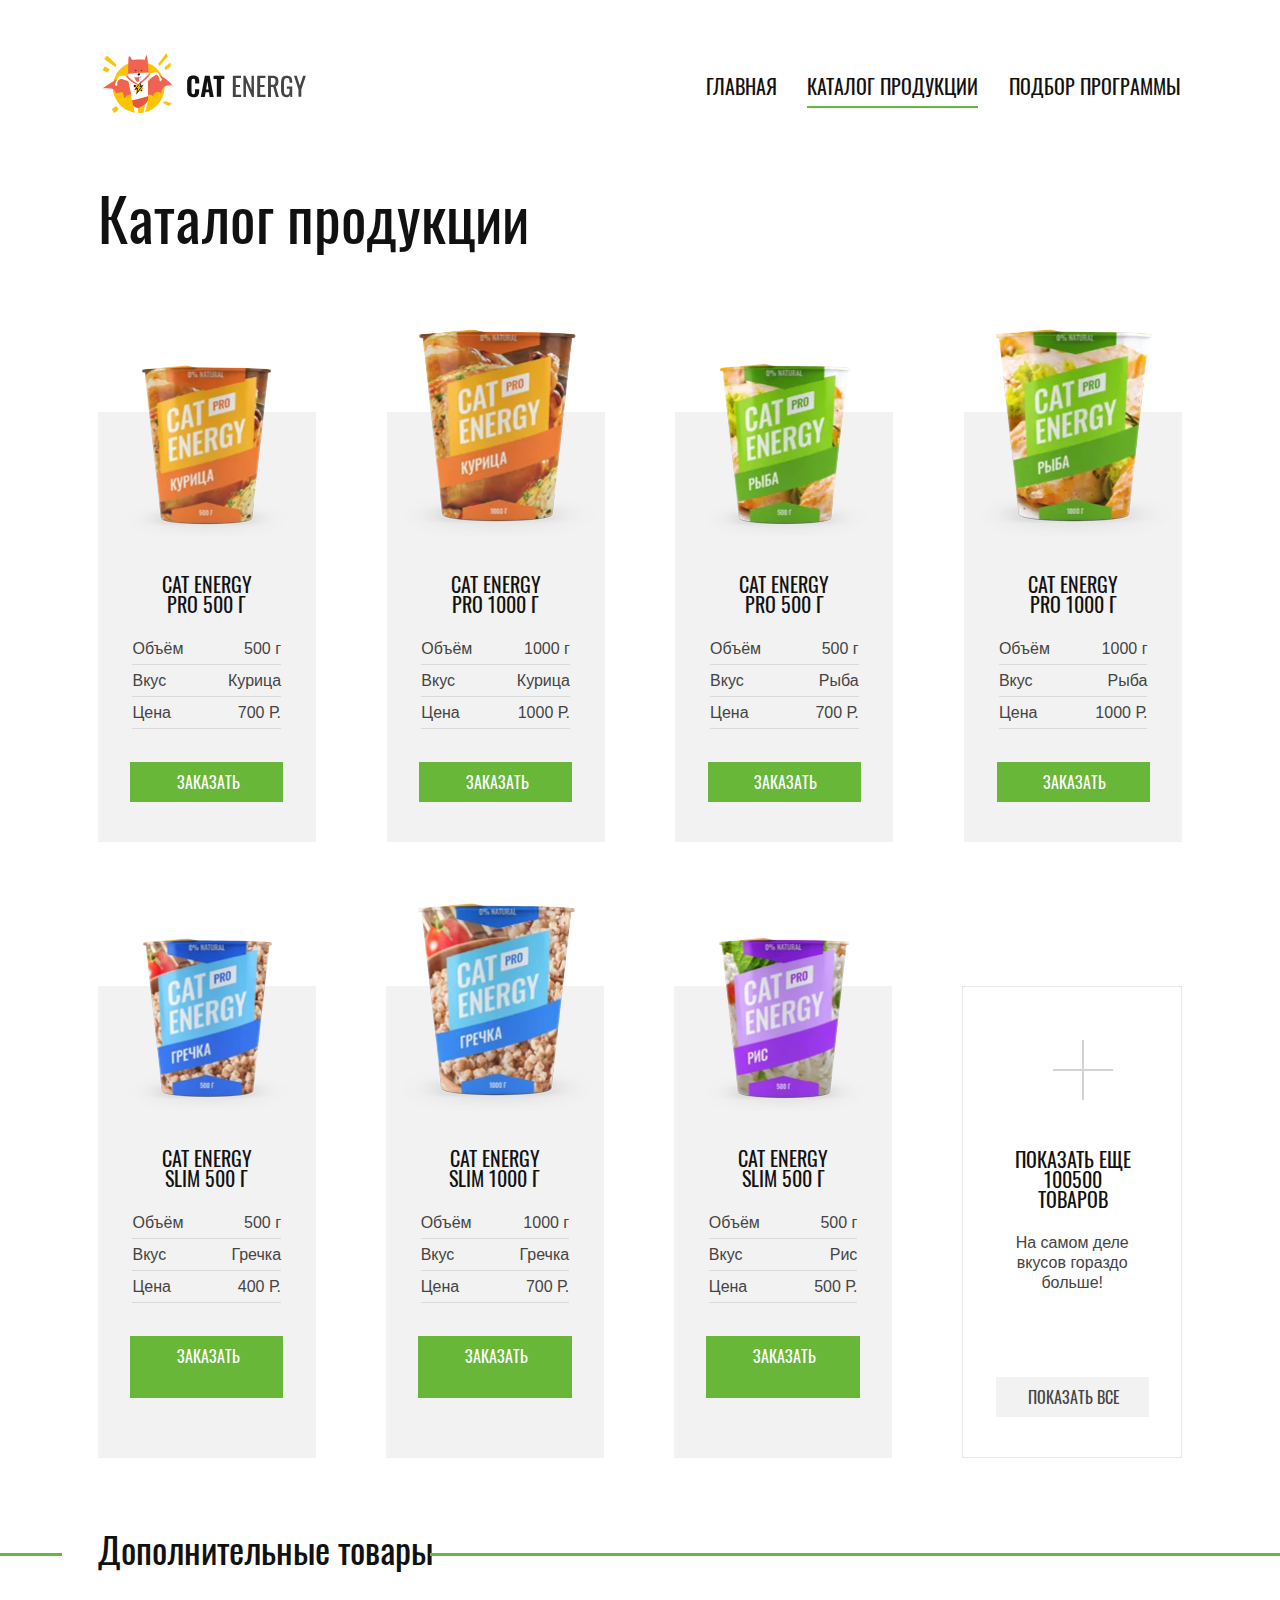
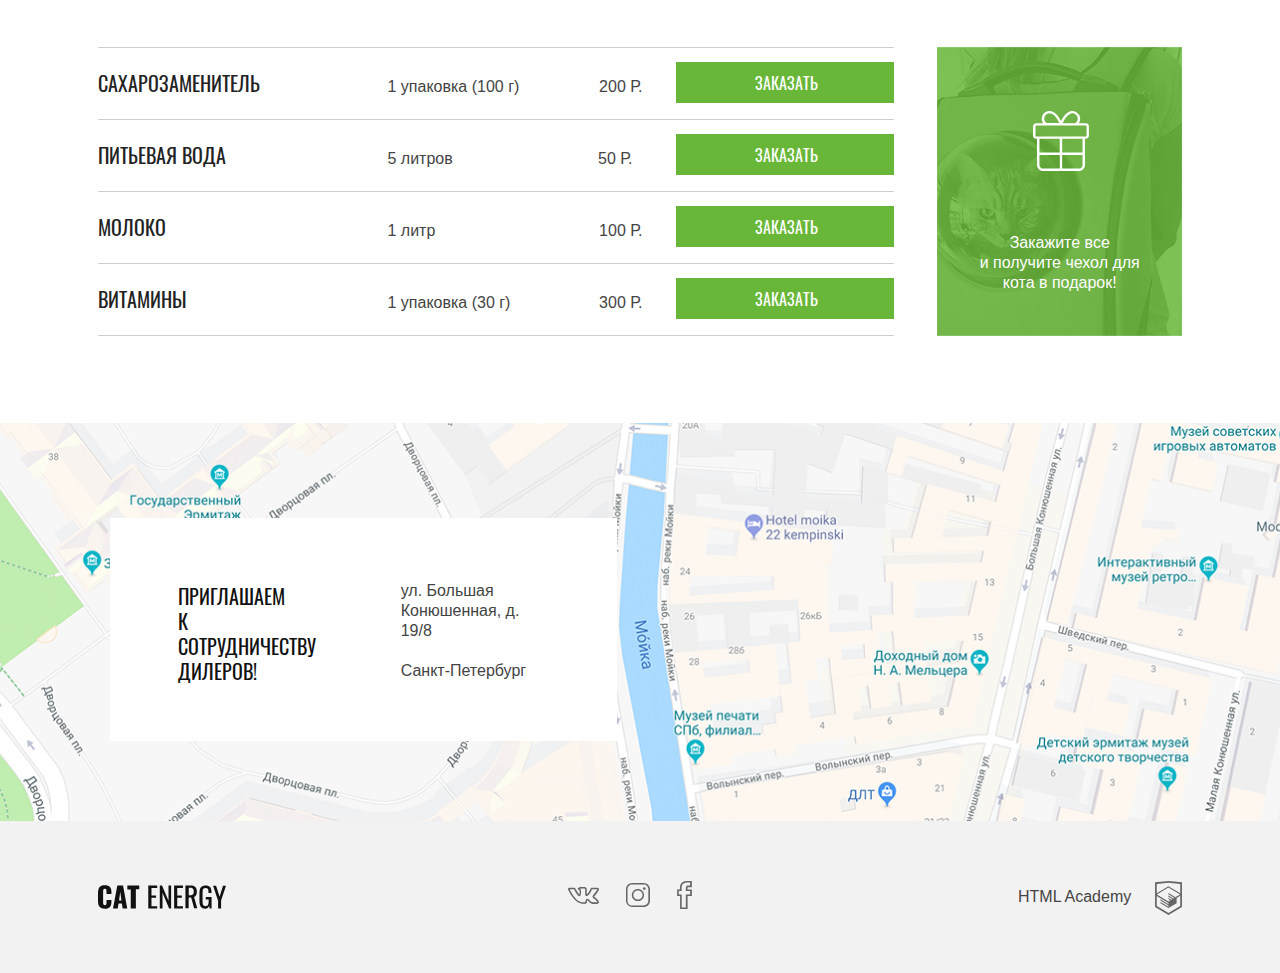
<file: Cat_Energy/catalog.html>
<!DOCTYPE html><html lang="ru"><head><meta charset="utf-8"><meta name="viewport" content="width=device-width,initial-scale=1"><title>HTML Academy: Кэт энерджи</title><link rel="stylesheet" href="css/normalize.css"><link rel="stylesheet" href="css/style.min.css"></head><svg xmlns="http://www.w3.org/2000/svg" xmlns:xlink="http://www.w3.org/1999/xlink" style="display:none"><symbol viewBox="0 0 22 12" id="icon-vk"><path d="M17.6,12c-0.3,0-0.9-0.1-1.5-0.5c-0.5-0.3-0.9-0.7-1.3-1.2c-0.3-0.3-0.9-0.9-1.1-0.9c-0.2,0.1-0.4,0.7-0.3,1.2
      c0,0.1,0,0.6-0.3,0.9c-0.3,0.3-0.8,0.4-0.9,0.4h-1.4c-0.7,0-3.2-0.2-5.4-2.3C2.5,7.1,0.2,2.2,0.1,2C0,1.6-0.1,1.2,0.2,0.9
      s0.8-0.4,1-0.4h3.1c0.1,0,0.4,0.1,0.7,0.3C5.3,1,5.4,1.3,5.5,1.4c0.7,1.5,1.5,2.8,2.6,4C8.2,5,8.3,4,8.2,3.1c0-0.4-0.1-0.8-0.2-1
      C7.9,2,7.7,1.9,7.5,1.9L6.9,1.4c0-0.5,0.5-0.9,0.9-1.1C8.3,0.1,9.1,0,10.1,0h0.5c0.9,0,1.2,0.1,1.6,0.1c1.2,0.3,1.2,1.3,1.1,2.5v1.6
      c0,0.3,0,0.8,0.1,1c0.2-0.1,0.6-0.5,1.5-1.9c0.6-0.9,1-1.9,1.1-2.1c0.1-0.3,0.4-0.7,1.2-0.7h3.4c0.7,0,1.2,0.2,1.3,0.7
      c0.2,0.5,0.1,1.3-1.7,3.5c-0.3,0.3-0.5,0.6-0.7,0.9c-0.5,0.4-0.9,1-0.9,1.1s0.5,0.5,0.9,0.9c1.1,0.9,1.9,1.7,2.2,2.3
      c0.4,0.6,0.3,1,0.2,1.3c-0.3,0.7-1.2,0.7-1.4,0.8h-2.8C17.7,12,17.6,12,17.6,12z M13.7,8.3c0.7,0,1.2,0.6,1.8,1.2
      c0.4,0.4,0.7,0.8,1.1,1c0.5,0.3,1,0.3,1,0.3h2.9c0.1,0,0.3-0.1,0.4-0.1c0,0,0-0.1-0.1-0.1c-0.3-0.5-1-1.3-2-2.1
      c-0.9-0.7-1.3-1.1-1.4-1.7c0-0.6,0.4-1.1,1.2-2.1c0.2-0.2,0.4-0.5,0.7-0.8c1.1-1.4,1.4-2,1.5-2.3h-3.9c0,0.4-0.5,1.5-1.1,2.4
      c-1.4,2.1-2,2.4-2.5,2.4c-0.1,0-0.3,0-0.4-0.1c-0.7-0.4-0.7-1.4-0.7-2.1V3.9V2.6c0.1-1.3,0-1.3-0.3-1.4c-0.3-0.1-0.5-0.1-1.4-0.1H10
      c-0.5,0-1,0-1.4,0.1l0.2,0.2c0.4,0.5,0.4,1.5,0.4,1.7c0.1,1.3,0,2.9-0.7,3.3c-0.1,0-0.2,0.1-0.4,0.1C7.5,6.5,6.8,5.8,5.6,4
      C5,2.9,4.5,1.8,4.5,1.8s0-0.1-0.1-0.1S4.2,1.6,4.2,1.6H1.3H1.2c0.4,0.9,2.5,5,4.8,7.2c2,1.9,4.3,2,4.7,2h1.4c0,0,0.2,0,0.2-0.1v-0.1
      c0-0.2,0-2,1.2-2.3C13.5,8.3,13.7,8.3,13.7,8.3z"></path></symbol><symbol viewBox="0 0 16.1 16" id="icon-insta"><path class="st0" d="M11.8,1C13.6,1,15,2.4,15,4.2v7.7c0,1.7-1.4,3.1-3.1,3.1H4.2C2.4,15,1,13.6,1,11.8V4.2C1,2.4,2.4,1,4.2,1H11.8
        M11.8,0H4.2C1.9,0,0,1.9,0,4.2v7.7C0,14.1,1.9,16,4.2,16h7.7c2.3,0,4.2-1.9,4.2-4.2V4.2C16,1.9,14.1,0,11.8,0z"></path><path class="st0" d="M8,4.9c1.7,0,3.1,1.4,3.1,3.1S9.7,11.1,8,11.1S4.9,9.7,4.9,8S6.3,4.9,8,4.9 M8,3.9C5.7,3.9,3.9,5.7,3.9,8
        s1.8,4.1,4.1,4.1s4.1-1.8,4.1-4.1S10.3,3.9,8,3.9z"></path><circle class="st0" cx="12.3" cy="3.7" r="0.9"></circle></symbol><symbol viewBox="0 0 10 19" id="icon-fb"><path d="M7.1,19H2v-8.8H0V5.8h1.9C1.8,3.8,2.1,2.4,3,1.4C3.8,0.5,5,0.1,6.5,0H10v4.2H7.2C7.1,4.4,7,5,7,5.8h3v4.4H7.1V19z M3.1,18
      h2.8V9.1h2.9V6.8H5.9V6.3c0-1.4,0-2.6,0.7-3.1l0.1-0.1h2.1V1H6.5c-1.2,0.1-2,0.4-2.6,1c-0.8,0.8-1,2.3-0.8,4.2l0.1,0.6H1.1v2.3h2V18
      z"></path></symbol><symbol viewBox="0 0 60 60" id="icon-html-academy"><path d="M30.2 5h-.2l-19.7 2.1v36.2l19.7 11.7 19.7-11.7v-36.2l-19.5-2.1zm17
      36.8l-17.2 10.2-17.2-10.2v-14.8l17.1 10.2v1.8l-11.7-7v1.8l11.8 7.1v1.9l-11.8-7v1.8l11.8 7 11.9-7.1v-7.6l5.3-3.2v15.1zm-.1-17l-4.7 2.8-2.2
      1.3-10.3-6.1v1.8l8.8 5.3h-.1l-.2.1-1.3.7-7.3-4.3v1.8l5.8 3.4-1.4.9-4.3-2.6v1.8l2.9 1.7-2.9 1.7-17-10.1 17-10.2 17.2 10zm.1-1.8l-17.3-10.2-17.1
      10.2v-13.6l17.2-1.8 17.2 1.8v13.6z"></path></symbol></svg><body><header class="container-header container-header--flex"><a class="wrapper container-header__logo" href="index.html"><picture class="container-header__box"><source media="(min-width: 1200px)" srcset="./img/logo-desktop.svg"><source media="(min-width: 768px)" srcset="./img/logo-tablet.svg"><img class="container-header__logo-icon" src="./img/logo-mobile.svg" width="38" height="38" alt="Логотип-иконка «Кэт-енерджи»"></picture></a><nav class="container-header__nav main-nav main-nav--opened main-nav--nojs"><button class="main-nav__toggle" type="button"><span class="visually-hidden">Открыть меню</span></button><ul class="main-nav__list site-list"><li class="site-list__item"><a class="site-list__link" href="index.html">Главная</a></li><li class="site-list__item site-list__item--active"><a class="site-list__link">Каталог продукции</a></li><li class="site-list__item"><a class="site-list__link" href="form.html">Подбор программы</a></li></ul></nav></header><main class="container-box"><div class="wrapper"><h1 class="container-box__title">Каталог продукции</h1></div><section class="container-box__content"><div class="wrapper"><ul class="container-box__list catalog-list"><li class="catalog-list__item"><a class="catalog-list__link" href=""><picture><source type="image/webp" media="(min-width: 1200px)" srcset="img/chicken-small-desktop@1x.webp, img/chicken-small-desktop@2x.webp 2x"><source type="image/webp" media="(min-width: 768px)" srcset="img/chicken-small-tablet@1x.webp, img/chicken-small-tablet@2x.webp 2x"><source type="image/webp" srcset="img/chicken-small-mobile@1x.webp, img/chicken-small-mobile@2x.webp 2x"><source media="(min-width: 1200px)" srcset="img/chicken-small-desktop@1x.png, img/chicken-small-desktop@2x.png 2x"><source media="(min-width: 768px)" srcset="img/chicken-small-tablet@1x.png, img/chicken-small-tablet@2x.png 2x"><img class="catalog-list__image" src="img/chicken-small-mobile@1x.jpg" srcset="img/chicken-small-mobile@2x.jpg 2x" width="140" height="144" alt="Cat Energy PRO 500 г"></picture></a><div class="catalog-list__wrap catalog-wrap"><a class="catalog-wrap__link" href=""><h2 class="catalog-wrap__title">Cat Energy PRO 500 г</h2></a><table class="catalog-wrap__table"><tr><td class="catalog-wrap__field">Объём</td><td class="catalog-wrap__value">500 г</td></tr><tr><td class="catalog-wrap__field">Вкус</td><td class="catalog-wrap__value">Курица</td></tr><tr><td class="catalog-wrap__field">Цена</td><td class="catalog-wrap__value">700 Р.</td></tr></table></div><a class="catalog-list__btn button-link" href="">Заказать</a></li><li class="catalog-list__item"><a class="catalog-list__link" href=""><picture><source type="image/webp" media="(min-width: 1200px)" srcset="img/chicken-big-desktop@1x.webp, img/chicken-big-desktop@2x.webp 2x"><source type="image/webp" media="(min-width: 768px)" srcset="img/chicken-big-tablet@1x.webp, img/chicken-big-tablet@2x.webp 2x"><source type="image/webp" srcset="img/chicken-big-mobile@1x.webp, img/chicken-big-mobile@2x.webp 2x"><source media="(min-width: 1200px)" srcset="img/chicken-big-desktop@1x.png, img/chicken-big-desktop@2x.png 2x"><source media="(min-width: 768px)" srcset="img/chicken-big-tablet@1x.png, img/chicken-big-tablet@2x.png 2x"><img class="catalog-list__image" src="img/chicken-big-mobile@1x.jpg" srcset="img/chicken-big-mobile@2x.jpg 2x" width="140" height="144" alt="Cat Energy PRO 1000 г"></picture></a><div class="catalog-list__wrap catalog-wrap"><a class="catalog-wrap__link" href=""><h2 class="catalog-wrap__title">Cat Energy PRO 1000 г</h2></a><table class="catalog-wrap__table"><tr><td class="catalog-wrap__field">Объём</td><td class="catalog-wrap__value">1000 г</td></tr><tr><td class="catalog-wrap__field">Вкус</td><td class="catalog-wrap__value">Курица</td></tr><tr><td class="catalog-wrap__field">Цена</td><td class="catalog-wrap__value">1000 Р.</td></tr></table></div><a class="catalog-list__btn button-link" href="">Заказать</a></li><li class="catalog-list__item"><a class="catalog-list__link" href=""><picture><source type="image/webp" media="(min-width: 1200px)" srcset="img/fish-small-desktop@1x.webp, img/fish-small-desktop@2x.webp 2x"><source type="image/webp" media="(min-width: 768px)" srcset="img/fish-small-tablet@1x.webp, img/fish-small-tablet@2x.webp 2x"><source type="image/webp" srcset="img/fish-small-mobile@1x.webp, img/fish-small-mobile@2x.webp 2x"><source media="(min-width: 1200px)" srcset="img/fish-small-desktop@1x.png, img/fish-small-desktop@2x.png 2x"><source media="(min-width: 768px)" srcset="img/fish-small-tablet@1x.png, img/fish-small-tablet@2x.png 2x"><img class="catalog-list__image" src="img/fish-small-mobile@1x.jpg" srcset="img/fish-small-mobile@2x.jpg 2x" width="140" height="144" alt="Cat Energy PRO 500 г"></picture></a><div class="catalog-list__wrap catalog-wrap"><a class="catalog-wrap__link" href=""><h2 class="catalog-wrap__title">Cat Energy PRO 500 г</h2></a><table class="catalog-wrap__table"><tr><td class="catalog-wrap__field">Объём</td><td class="catalog-wrap__value">500 г</td></tr><tr><td class="catalog-wrap__field">Вкус</td><td class="catalog-wrap__value">Рыба</td></tr><tr><td class="catalog-wrap__field">Цена</td><td class="catalog-wrap__value">700 Р.</td></tr></table></div><a class="catalog-list__btn button-link" href="">Заказать</a></li><li class="catalog-list__item"><a class="catalog-list__link" href=""><picture><source type="image/webp" media="(min-width: 1200px)" srcset="img/fish-big-desktop@1x.webp, img/fish-big-desktop@2x.webp 2x"><source type="image/webp" media="(min-width: 768px)" srcset="img/fish-big-tablet@1x.webp, img/fish-big-tablet@2x.webp 2x"><source type="image/webp" srcset="img/fish-big-mobile@1x.webp, img/fish-big-mobile@2x.webp 2x"><source media="(min-width: 1200px)" srcset="img/fish-big-desktop@1x.png, img/fish-big-desktop@2x.png 2x"><source media="(min-width: 768px)" srcset="img/fish-big-tablet@1x.png, img/fish-big-tablet@2x.png 2x"><img class="catalog-list__image" src="img/fish-big-mobile@1x.jpg" srcset="img/fish-big-mobile@2x.jpg 2x" width="140" height="144" alt="Cat Energy PRO 1000 г"></picture></a><div class="catalog-list__wrap catalog-wrap"><a class="catalog-wrap__link" href=""><h2 class="catalog-wrap__title">Cat Energy PRO 1000 г</h2></a><table class="catalog-wrap__table"><tr><td class="catalog-wrap__field">Объём</td><td class="catalog-wrap__value">1000 г</td></tr><tr><td class="catalog-wrap__field">Вкус</td><td class="catalog-wrap__value">Рыба</td></tr><tr><td class="catalog-wrap__field">Цена</td><td class="catalog-wrap__value">1000 Р.</td></tr></table></div><a class="catalog-list__btn button-link" href="">Заказать</a></li><li class="catalog-list__item"><a class="catalog-list__link" href=""><picture><source type="image/webp" media="(min-width: 1200px)" srcset="img/buckwheat-small-desktop@1x.webp, img/buckwheat-small-desktop@2x.webp 2x"><source type="image/webp" media="(min-width: 768px)" srcset="img/buckwheat-small-tablet@1x.webp, img/buckwheat-small-tablet@2x.webp 2x"><source type="image/webp" srcset="img/buckwheat-small-mobile@1x.webp, img/buckwheat-small-mobile@2x.webp 2x"><source media="(min-width: 1200px)" srcset="img/buckwheat-small-desktop@1x.png, img/buckwheat-small-desktop@2x.png 2x"><source media="(min-width: 768px)" srcset="img/buckwheat-small-tablet@1x.png, img/buckwheat-small-tablet@2x.png 2x"><img class="catalog-list__image" src="img/buckwheat-small-mobile@1x.jpg" srcset="img/buckwheat-small-mobile@2x.jpg 2x" width="140" height="144" alt="Cat Energy Slim 500 г"></picture></a><div class="catalog-list__wrap catalog-wrap"><a class="catalog-wrap__link" href=""><h2 class="catalog-wrap__title">Cat Energy SLIM 500 г</h2></a><table class="catalog-wrap__table"><tr><td class="catalog-wrap__field">Объём</td><td class="catalog-wrap__value">500 г</td></tr><tr><td class="catalog-wrap__field">Вкус</td><td class="catalog-wrap__value">Гречка</td></tr><tr><td class="catalog-wrap__field">Цена</td><td class="catalog-wrap__value">400 Р.</td></tr></table></div><a class="catalog-list__btn button-link" href="">Заказать</a></li><li class="catalog-list__item"><a class="catalog-list__link" href=""><picture><source type="image/webp" media="(min-width: 1200px)" srcset="img/buckwheat-big-desktop@1x.webp, img/buckwheat-big-desktop@2x.webp 2x"><source type="image/webp" media="(min-width: 768px)" srcset="img/buckwheat-big-tablet@1x.webp, img/buckwheat-big-tablet@2x.webp 2x"><source type="image/webp" srcset="img/buckwheat-big-mobile@1x.webp, img/buckwheat-big-mobile@2x.webp 2x"><source media="(min-width: 1200px)" srcset="img/buckwheat-big-desktop@1x.png, img/buckwheat-big-desktop@2x.png 2x"><source media="(min-width: 768px)" srcset="img/buckwheat-big-tablet@1x.png, img/buckwheat-big-tablet@2x.png 2x"><img class="catalog-list__image" src="img/buckwheat-big-mobile@1x.jpg" srcset="img/buckwheat-big-mobile@2x.jpg 2x" width="140" height="144" alt="Cat Energy Slim 1000 г"></picture></a><div class="catalog-list__wrap catalog-wrap"><a class="catalog-wrap__link" href=""><h2 class="catalog-wrap__title">Cat Energy SLIM 1000 г</h2></a><table class="catalog-wrap__table"><tr><td class="catalog-wrap__field">Объём</td><td class="catalog-wrap__value">1000 г</td></tr><tr><td class="catalog-wrap__field">Вкус</td><td class="catalog-wrap__value">Гречка</td></tr><tr><td class="catalog-wrap__field">Цена</td><td class="catalog-wrap__value">700 Р.</td></tr></table></div><a class="catalog-list__btn button-link" href="">Заказать</a></li><li class="catalog-list__item"><a class="catalog-list__link" href=""><picture><source type="image/webp" media="(min-width: 1200px)" srcset="img/rice-small-desktop@1x.webp, img/rice-small-desktop@2x.webp 2x"><source type="image/webp" media="(min-width: 768px)" srcset="img/rice-small-tablet@1x.webp, img/rice-small-tablet@2x.webp 2x"><source type="image/webp" srcset="img/rice-small-mobile@1x.webp, img/rice-small-mobile@2x.webp 2x"><source media="(min-width: 1200px)" srcset="img/rice-small-desktop@1x.png, img/rice-small-desktop@2x.png 2x"><source media="(min-width: 768px)" srcset="img/rice-small-tablet@1x.png, img/rice-small-tablet@2x.png 2x"><img class="catalog-list__image" src="img/rice-small-mobile@1x.jpg" srcset="img/rice-small-mobile@2x.jpg 2x" width="140" height="144" alt="Cat Energy Slim 500 г"></picture></a><div class="catalog-list__wrap catalog-wrap"><a class="catalog-wrap__link" href=""><h2 class="catalog-wrap__title">Cat Energy SLIM 500 г</h2></a><table class="catalog-wrap__table"><tr><td class="catalog-wrap__field">Объём</td><td class="catalog-wrap__value">500 г</td></tr><tr><td class="catalog-wrap__field">Вкус</td><td class="catalog-wrap__value">Рис</td></tr><tr><td class="catalog-wrap__field">Цена</td><td class="catalog-wrap__value">500 Р.</td></tr></table></div><a class="catalog-list__btn button-link" href="">Заказать</a></li><li class="catalog-list__item item-list"><button class="item-list__button">Показать еще 100500 товаров</button><p class="item-list__text">На самом деле вкусов гораздо больше!</p><a class="catalog-list__btn item-list__btn" href="">Показать все</a></li></ul></div></section><section class="aside-box"><div class="wrapper aside-box--flex"><h2 class="aside-box__title">Дополнительные товары</h2><div class="destop-aside-box-flex"><ul class="benefits-list"><li class="benefits-list__item"><div class="tablet-benefits-list-flex"><h3 class="benefits-list__title">Сахарозаменитель</h3><div class="box__item--flex"><span class="benefits-list__info">1 упаковка (100 г)</span> <span class="benefits-list__price">200 Р.</span></div></div><button class="benefits-list__btn button-link">Заказать</button></li><li class="benefits-list__item"><div class="tablet-benefits-list-flex"><h3 class="benefits-list__title">Питьевая вода</h3><div class="box__item--flex"><span class="benefits-list__info benefits-list__info--right">5 литров</span> <span class="benefits-list__price benefits-list__price--left">50 Р.</span></div></div><button class="benefits-list__btn button-link">Заказать</button></li><li class="benefits-list__item"><div class="tablet-benefits-list-flex"><h3 class="benefits-list__title">Молоко</h3><div class="box__item--flex"><span class="benefits-list__info">1 литр</span> <span class="benefits-list__price">100 Р.</span></div></div><button class="benefits-list__btn button-link">Заказать</button></li><li class="benefits-list__item"><div class="tablet-benefits-list-flex"><h3 class="benefits-list__title">Витамины</h3><div class="box__item--flex"><span class="benefits-list__info">1 упаковка (30 г)</span> <span class="benefits-list__price">300 Р.</span></div></div><button class="benefits-list__btn button-link">Заказать</button></li></ul><div class="aside-box__image special-box"><p class="special-box__text">Закажите все<br>и получите чехол для кота в подарок!</p></div></div></div></section><div class="address-box-map--desktop"><section class="address-box address-box--grey"><div class="wrapper address-box--flex"><h2 class="visually-hidden">Где мы находимся</h2><strong class="address-box__text">Приглашаем<br>к сотрудничеству дилеров!</strong><p class="address-box__address">ул. Большая Конюшенная, д. 19/8 <span>Санкт-Петербург</span></p></div></section><section class="map-box"><h2 class="visually-hidden">Карта месторасположения нашего магазина</h2><div class="map-box__map" id="map"></div></section></div></main><footer class="container-footer"><div class="wrapper container-footer--flex"><a class="container-footer__logo" href="index.html"><img class="container-footer__logo-icon" src="img/logo-text.svg" width="128" height="24" alt="Логотип «Кэт-енерджи»"></a><ul class="container-footer__social social__list"><li class="social__item"><a class="social__link social__link--vkontakte" href="" aria-label="Мы в Вконтакте"><svg class="social__link-icon" width="22" height="22"><use xlink:href="#icon-vk"></use></svg></a></li><li class="social__item"><a class="social__link social__link--instagram" href="" aria-label="Мы в Инстаграме"><svg class="social__link-icon" width="16" height="22"><use xlink:href="#icon-insta"></use></svg></a></li><li class="social__item"><a class="social__link social__link--facebook" href="" aria-label="Мы в Фейсбуке"><svg class="social__link-icon" width="10" height="20"><use xlink:href="#icon-fb"></use></svg></a></li></ul><a class="container-footer__link" href="https://htmlacademy.ru/intensive/adaptive" aria-label="Логотип HTML Academy">HTML Academy <svg class="container-footer__link-icon" width="41" height="48"><use xlink:href="#icon-html-academy"></use></svg></a></div></footer><script src="https://api-maps.yandex.ru/2.1/?lang=ru_RU"></script><script>ymaps.ready(init);
      var myMap;

      function init() {
        if (document.body.clientWidth < 768) {
          myMap = new ymaps.Map("map", {
            center: [59.938635, 30.323118],
            zoom: 17
          });

          myMap.behaviors.disable('scrollZoom');

          var myPlacemark = new ymaps.Placemark([59.938631, 30.323055], {}, {
            iconLayout: 'default#image',
            iconImageHref: 'img/map-pin.png',
            iconImageSize: [72, 53],
            iconImageOffset: [-36, -53]
          });

          myMap.geoObjects.add(myPlacemark);
        } else if (document.body.clientWidth >= 768 && document.body.clientWidth < 1200) {
          myMap = new ymaps.Map("map", {
            center: [59.938631, 30.323055],
            zoom: 17
          });

          myMap.behaviors.disable('scrollZoom');

          var myPlacemark = new ymaps.Placemark([59.938631, 30.323055], {}, {
            iconLayout: 'default#image',
            iconImageHref: 'img/map-pin.png',
            iconImageSize: [72, 53],
            iconImageOffset: [-36, -53]
          });

          myMap.geoObjects.add(myPlacemark);
        } else if (document.body.clientWidth >= 1200) {
          myMap = new ymaps.Map("map", {
            center: [59.938963, 30.319293],
            zoom: 17
          });

          myMap.behaviors.disable('scrollZoom');

          var myPlacemark = new ymaps.Placemark([59.938631, 30.323055], {}, {
            iconLayout: 'default#image',
            iconImageHref: 'img/map-pin.png',
            iconImageSize: [124, 106],
            iconImageOffset: [-72, -106]
          });

          myMap.geoObjects.add(myPlacemark);
        }
      }</script><script src="js/picturefill.min.js"></script><script src="js/script.js"></script></body></html>
</file>
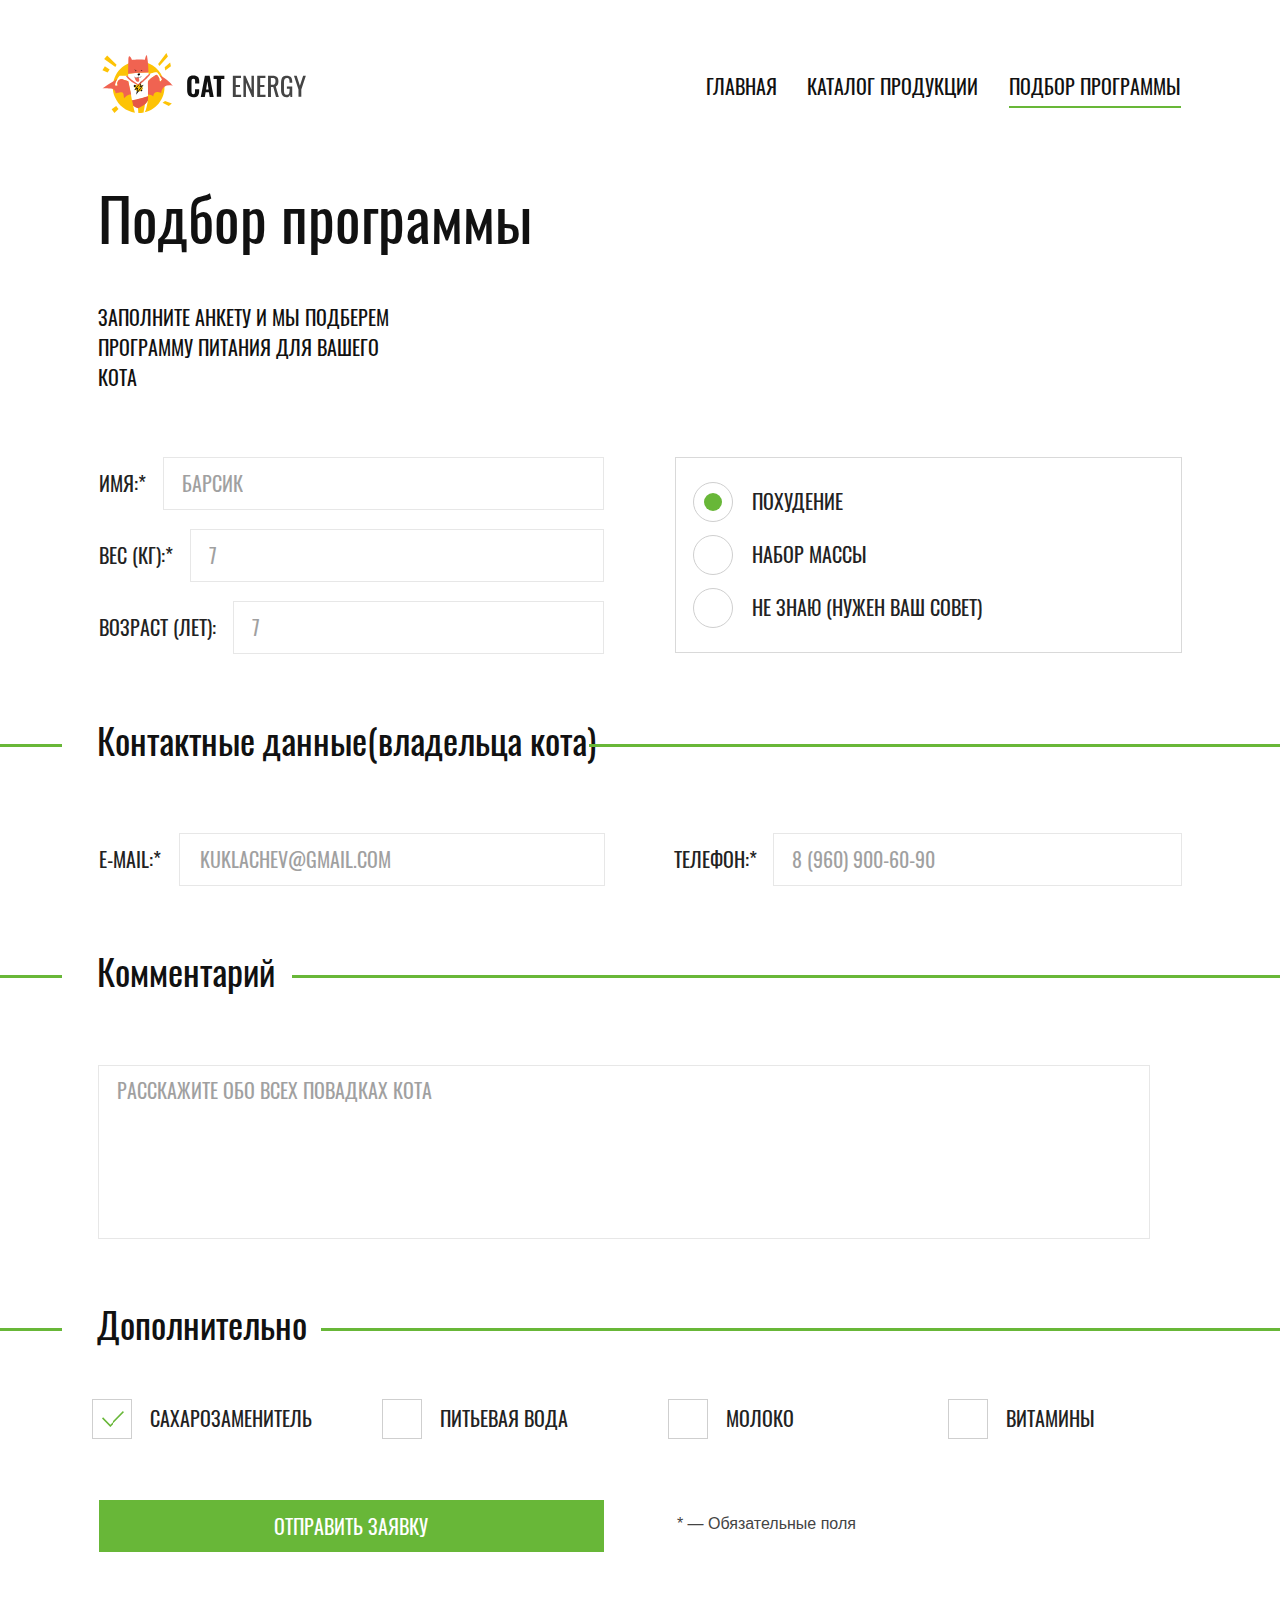
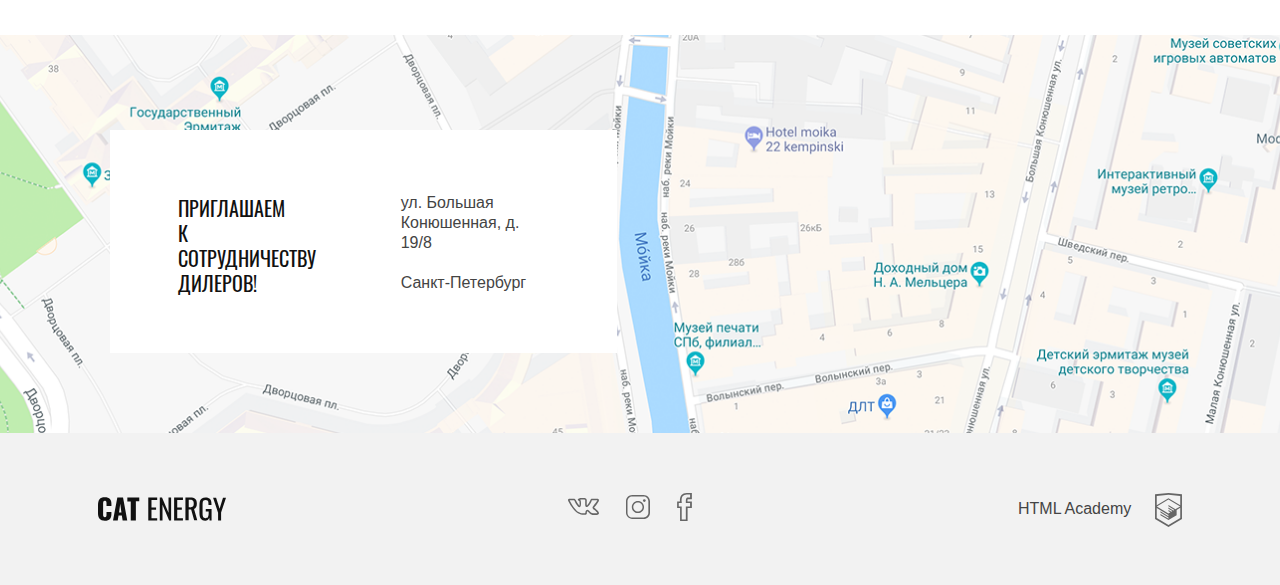
<file: Cat_Energy/form.html>
<!DOCTYPE html><html lang="ru"><head><meta charset="utf-8"><meta name="viewport" content="width=device-width,initial-scale=1"><title>HTML Academy: Кэт энерджи</title><link rel="stylesheet" href="css/normalize.css"><link rel="stylesheet" href="css/style.min.css"></head><svg xmlns="http://www.w3.org/2000/svg" xmlns:xlink="http://www.w3.org/1999/xlink" style="display:none"><symbol viewBox="0 0 22 12" id="icon-vk"><path d="M17.6,12c-0.3,0-0.9-0.1-1.5-0.5c-0.5-0.3-0.9-0.7-1.3-1.2c-0.3-0.3-0.9-0.9-1.1-0.9c-0.2,0.1-0.4,0.7-0.3,1.2
      c0,0.1,0,0.6-0.3,0.9c-0.3,0.3-0.8,0.4-0.9,0.4h-1.4c-0.7,0-3.2-0.2-5.4-2.3C2.5,7.1,0.2,2.2,0.1,2C0,1.6-0.1,1.2,0.2,0.9
      s0.8-0.4,1-0.4h3.1c0.1,0,0.4,0.1,0.7,0.3C5.3,1,5.4,1.3,5.5,1.4c0.7,1.5,1.5,2.8,2.6,4C8.2,5,8.3,4,8.2,3.1c0-0.4-0.1-0.8-0.2-1
      C7.9,2,7.7,1.9,7.5,1.9L6.9,1.4c0-0.5,0.5-0.9,0.9-1.1C8.3,0.1,9.1,0,10.1,0h0.5c0.9,0,1.2,0.1,1.6,0.1c1.2,0.3,1.2,1.3,1.1,2.5v1.6
      c0,0.3,0,0.8,0.1,1c0.2-0.1,0.6-0.5,1.5-1.9c0.6-0.9,1-1.9,1.1-2.1c0.1-0.3,0.4-0.7,1.2-0.7h3.4c0.7,0,1.2,0.2,1.3,0.7
      c0.2,0.5,0.1,1.3-1.7,3.5c-0.3,0.3-0.5,0.6-0.7,0.9c-0.5,0.4-0.9,1-0.9,1.1s0.5,0.5,0.9,0.9c1.1,0.9,1.9,1.7,2.2,2.3
      c0.4,0.6,0.3,1,0.2,1.3c-0.3,0.7-1.2,0.7-1.4,0.8h-2.8C17.7,12,17.6,12,17.6,12z M13.7,8.3c0.7,0,1.2,0.6,1.8,1.2
      c0.4,0.4,0.7,0.8,1.1,1c0.5,0.3,1,0.3,1,0.3h2.9c0.1,0,0.3-0.1,0.4-0.1c0,0,0-0.1-0.1-0.1c-0.3-0.5-1-1.3-2-2.1
      c-0.9-0.7-1.3-1.1-1.4-1.7c0-0.6,0.4-1.1,1.2-2.1c0.2-0.2,0.4-0.5,0.7-0.8c1.1-1.4,1.4-2,1.5-2.3h-3.9c0,0.4-0.5,1.5-1.1,2.4
      c-1.4,2.1-2,2.4-2.5,2.4c-0.1,0-0.3,0-0.4-0.1c-0.7-0.4-0.7-1.4-0.7-2.1V3.9V2.6c0.1-1.3,0-1.3-0.3-1.4c-0.3-0.1-0.5-0.1-1.4-0.1H10
      c-0.5,0-1,0-1.4,0.1l0.2,0.2c0.4,0.5,0.4,1.5,0.4,1.7c0.1,1.3,0,2.9-0.7,3.3c-0.1,0-0.2,0.1-0.4,0.1C7.5,6.5,6.8,5.8,5.6,4
      C5,2.9,4.5,1.8,4.5,1.8s0-0.1-0.1-0.1S4.2,1.6,4.2,1.6H1.3H1.2c0.4,0.9,2.5,5,4.8,7.2c2,1.9,4.3,2,4.7,2h1.4c0,0,0.2,0,0.2-0.1v-0.1
      c0-0.2,0-2,1.2-2.3C13.5,8.3,13.7,8.3,13.7,8.3z"></path></symbol><symbol viewBox="0 0 16.1 16" id="icon-insta"><path class="st0" d="M11.8,1C13.6,1,15,2.4,15,4.2v7.7c0,1.7-1.4,3.1-3.1,3.1H4.2C2.4,15,1,13.6,1,11.8V4.2C1,2.4,2.4,1,4.2,1H11.8
        M11.8,0H4.2C1.9,0,0,1.9,0,4.2v7.7C0,14.1,1.9,16,4.2,16h7.7c2.3,0,4.2-1.9,4.2-4.2V4.2C16,1.9,14.1,0,11.8,0z"></path><path class="st0" d="M8,4.9c1.7,0,3.1,1.4,3.1,3.1S9.7,11.1,8,11.1S4.9,9.7,4.9,8S6.3,4.9,8,4.9 M8,3.9C5.7,3.9,3.9,5.7,3.9,8
        s1.8,4.1,4.1,4.1s4.1-1.8,4.1-4.1S10.3,3.9,8,3.9z"></path><circle class="st0" cx="12.3" cy="3.7" r="0.9"></circle></symbol><symbol viewBox="0 0 10 19" id="icon-fb"><path d="M7.1,19H2v-8.8H0V5.8h1.9C1.8,3.8,2.1,2.4,3,1.4C3.8,0.5,5,0.1,6.5,0H10v4.2H7.2C7.1,4.4,7,5,7,5.8h3v4.4H7.1V19z M3.1,18
      h2.8V9.1h2.9V6.8H5.9V6.3c0-1.4,0-2.6,0.7-3.1l0.1-0.1h2.1V1H6.5c-1.2,0.1-2,0.4-2.6,1c-0.8,0.8-1,2.3-0.8,4.2l0.1,0.6H1.1v2.3h2V18
      z"></path></symbol><symbol viewBox="0 0 60 60" id="icon-html-academy"><path d="M30.2 5h-.2l-19.7 2.1v36.2l19.7 11.7 19.7-11.7v-36.2l-19.5-2.1zm17
      36.8l-17.2 10.2-17.2-10.2v-14.8l17.1 10.2v1.8l-11.7-7v1.8l11.8 7.1v1.9l-11.8-7v1.8l11.8 7 11.9-7.1v-7.6l5.3-3.2v15.1zm-.1-17l-4.7 2.8-2.2
      1.3-10.3-6.1v1.8l8.8 5.3h-.1l-.2.1-1.3.7-7.3-4.3v1.8l5.8 3.4-1.4.9-4.3-2.6v1.8l2.9 1.7-2.9 1.7-17-10.1 17-10.2 17.2 10zm.1-1.8l-17.3-10.2-17.1
      10.2v-13.6l17.2-1.8 17.2 1.8v13.6z"></path></symbol></svg><body><header class="container-header container-header--flex"><a class="wrapper container-header__logo" href="index.html"><picture class="container-header__box"><source media="(min-width: 1200px)" srcset="./img/logo-desktop.svg"><source media="(min-width: 768px)" srcset="./img/logo-tablet.svg"><img class="container-header__logo-icon" src="./img/logo-mobile.svg" width="38" height="38" alt="Логотип «Кэт-енерджи»"></picture></a><nav class="container-header__nav main-nav main-nav--opened main-nav--nojs"><button class="main-nav__toggle" type="button"><span class="visually-hidden">Открыть меню</span></button><ul class="main-nav__list site-list"><li class="site-list__item"><a class="site-list__link" href="index.html">Главная</a></li><li class="site-list__item"><a class="site-list__link" href="catalog.html">Каталог продукции</a></li><li class="site-list__item site-list__item--active"><a class="site-list__link">Подбор программы</a></li></ul></nav></header><main><section class="container-form"><div class="wrapper"><h2 class="container-form__title">Подбор программы</h2><p class="container-form__text">Заполните анкету и мы подберем программу питания для вашего кота</p><form class="container-form__box" action="https://echo.htmlacademy.ru" method="post"><div class="desktop-form-group-flex"><fieldset class="container-form__groups form-group form-group--name"><legend class="visually-hidden">Личные данные вашего кота</legend><label class="form-group__label">Имя:* <input class="form-group__input" type="text" name="name" placeholder="Барсик" autocomplete="off" required=""></label> <label class="form-group__label">Вес (кг):* <input class="form-group__input" type="text" name="weight" placeholder="7" autocomplete="off" required=""></label> <label class="form-group__label">Возраст (лет): <input class="form-group__input" type="text" name="age" placeholder="7" autocomplete="off" required=""></label></fieldset><fieldset class="container-form__groups form-group form-group--radio"><legend class="visually-hidden">Цель</legend><input class="visually-hidden form-group__radio" type="radio" name="radio" id="slim" checked=""> <label class="form-group__label form-group__label--radio" for="slim">Похудение</label> <input class="visually-hidden form-group__radio" type="radio" name="radio" id="pro"> <label class="form-group__label form-group__label--radio" for="pro">Набор массы</label> <input class="visually-hidden form-group__radio" type="radio" name="radio" id="council"> <label class="form-group__label form-group__label--radio" for="council">Не знаю (Нужен ваш совет)</label></fieldset></div><fieldset class="container-form__groups form-group form-group--email"><legend class="form-group__title form-group__title--email">Контактные данные<br>(владельца кота)</legend><div class="form-group--desktop"><label class="form-group__label form-group__label--email">E-mail:* <input class="form-group__input form-group__input--email" type="text" name="email" pattern="kuklachev@gmail.com" placeholder="kuklachev@gmail.com" autocomplete="off" required=""></label> <label class="form-group__label form-group__label--tel">Телефон:* <input class="form-group__input form-group__input--tel" type="tel" name="phone" pattern="8 (960) 900-60-90" placeholder="8 (960) 900-60-90" autocomplete="off" required=""></label></div></fieldset><fieldset class="container-form__groups form-group form-group--comment"><legend class="form-group__title form-group__title--comment">Комментарий</legend><textarea class="form-group__input form-group__input--comment form-group__text" name="comment" rows="7" placeholder="Расскажите обо всех повадках кота" autocomplete="off"></textarea></fieldset><fieldset class="container-form__groups form-group form-group--checkbox"><legend class="form-group__title form-group__title--checkbox">Дополнительно</legend><div class="form-group--tablet"><input class="visually-hidden form-group__checkbox" type="checkbox" name="sweetener" id="sweetener" checked=""> <label class="form-group__label form-group__label--checkbox" for="sweetener">Сахарозаменитель</label> <input class="visually-hidden form-group__checkbox" type="checkbox" name="water" id="water"> <label class="form-group__label form-group__label--checkbox" for="water">Питьевая вода</label> <input class="visually-hidden form-group__checkbox" type="checkbox" name="milk" id="milk"> <label class="form-group__label form-group__label--checkbox" for="milk">Молоко</label> <input class="visually-hidden form-group__checkbox" type="checkbox" name="vitamin" id="vitamin"> <label class="form-group__label form-group__label--checkbox" for="vitamin">Витамины</label></div></fieldset><div class="container-form__box-btn"><button class="button-link container-form--btn" type="submit">Отправить заявку</button> <small class="container-form__small-text">* — Обязательные поля</small></div></form></div></section><div class="address-box-map--desktop"><section class="address-box address-box--grey"><div class="wrapper address-box--flex"><h2 class="visually-hidden">Где мы находимся</h2><strong class="address-box__text">Приглашаем<br>к сотрудничеству дилеров!</strong><p class="address-box__address">ул. Большая Конюшенная, д. 19/8 <span>Санкт-Петербург</span></p></div></section><section class="map-box"><h2 class="visually-hidden">Карта месторасположения нашего магазина</h2><div class="map-box__map" id="map"></div></section></div></main><footer class="container-footer"><div class="wrapper container-footer--flex"><a class="container-footer__logo" href="index.html"><img class="container-footer__logo-icon" src="img/logo-text.svg" width="128" height="24" alt="Логотип «Кэт-енерджи»"></a><ul class="container-footer__social social__list"><li class="social__item"><a class="social__link social__link--vkontakte" href="" aria-label="Мы в Вконтакте"><svg class="social__link-icon" width="22" height="22"><use xlink:href="#icon-vk"></use></svg></a></li><li class="social__item"><a class="social__link social__link--instagram" href="" aria-label="Мы в Инстаграме"><svg class="social__link-icon" width="16" height="22"><use xlink:href="#icon-insta"></use></svg></a></li><li class="social__item"><a class="social__link social__link--facebook" href="" aria-label="Мы в Фейсбуке"><svg class="social__link-icon" width="10" height="20"><use xlink:href="#icon-fb"></use></svg></a></li></ul><a class="container-footer__link" href="https://htmlacademy.ru/intensive/adaptive" aria-label="Логотип HTML Academy">HTML Academy <svg class="container-footer__link-icon" width="41" height="48"><use xlink:href="#icon-html-academy"></use></svg></a></div></footer><script src="https://api-maps.yandex.ru/2.1/?lang=ru_RU"></script><script>ymaps.ready(init);
      var myMap;

      function init() {
        if (document.body.clientWidth < 768) {
          myMap = new ymaps.Map("map", {
            center: [59.938635, 30.323118],
            zoom: 17
          });

          myMap.behaviors.disable('scrollZoom');

          var myPlacemark = new ymaps.Placemark([59.938631, 30.323055], {}, {
            iconLayout: 'default#image',
            iconImageHref: 'img/map-pin.png',
            iconImageSize: [72, 53],
            iconImageOffset: [-36, -53]
          });

          myMap.geoObjects.add(myPlacemark);
        } else if (document.body.clientWidth >= 768 && document.body.clientWidth < 1200) {
          myMap = new ymaps.Map("map", {
            center: [59.938631, 30.323055],
            zoom: 17
          });

          myMap.behaviors.disable('scrollZoom');

          var myPlacemark = new ymaps.Placemark([59.938631, 30.323055], {}, {
            iconLayout: 'default#image',
            iconImageHref: 'img/map-pin.png',
            iconImageSize: [72, 53],
            iconImageOffset: [-36, -53]
          });

          myMap.geoObjects.add(myPlacemark);
        } else if (document.body.clientWidth >= 1200) {
          myMap = new ymaps.Map("map", {
            center: [59.938963, 30.319293],
            zoom: 17
          });

          myMap.behaviors.disable('scrollZoom');

          var myPlacemark = new ymaps.Placemark([59.938631, 30.323055], {}, {
            iconLayout: 'default#image',
            iconImageHref: 'img/map-pin.png',
            iconImageSize: [124, 106],
            iconImageOffset: [-72, -106]
          });

          myMap.geoObjects.add(myPlacemark);
        }
      }</script><script src="js/picturefill.min.js"></script><script src="js/script.js"></script></body></html>
</file>
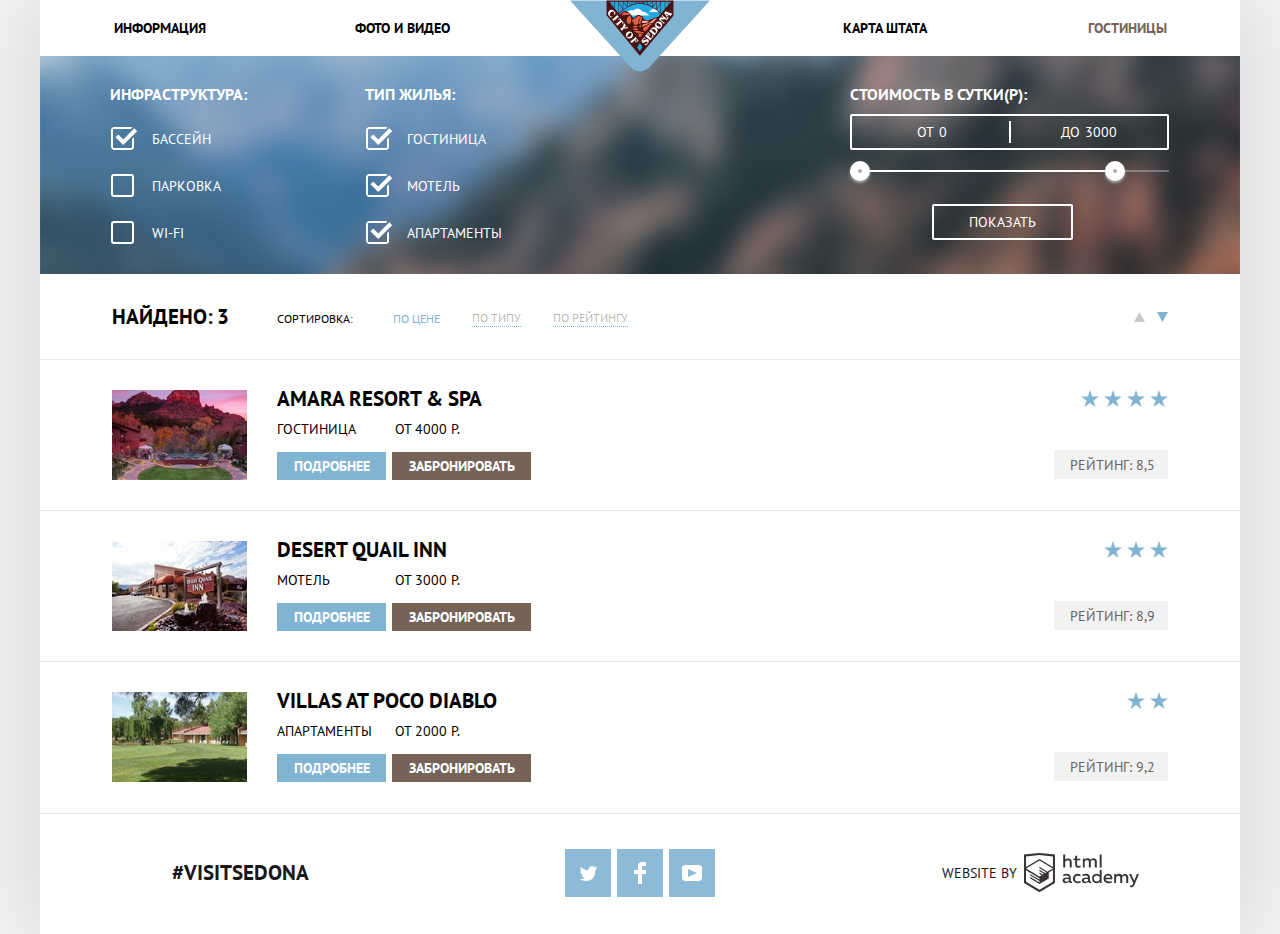
<file: Sedona/catalog.html>
<!DOCTYPE html>
<html lang="ru">
  <head>
    <meta charset="utf-8">
    <title>HTML Academy: Седона</title>
    <link href="https://fonts.googleapis.com/css?family=PT+Sans:400,700&display=swap&subset=cyrillic" rel="stylesheet">
    <link href="css/normalize.css" rel="stylesheet"> 
    <link href="css/style-min.css" rel="stylesheet"> 
  </head>
  <body>
    <div class="container-page">
      <header class="header page">
        <nav class="navigation">
          <a href="index.html" class="logo" aria-label="Логотип Sity of Sedona">
            <img src="img/logo-sedona.svg" width="140" height="72" alt="Логотип Sity of Sedona">
          </a>
          <ul class="site-navigation">
            <li class="site-navigation-menu">
              <ul>
                <li><a href="">Информация</a></li>
                <li><a href="">Фото и видео</a></li>
              </ul>
            </li>
            <li class="site-navigation-menu">
              <ul>
                <li><a href="">Карта штата</a></li>
                <li class="item-current"><a href="catalog.html">Гостиницы</a></li>
              </ul>
            </li>
          </ul>
        </nav>
      </header>

      <main class="container page">
        <h1 class="visually-hidden">Гостиницы</h1>
        <section class="filters">
          <h2 class="visually-hidden">Параметры выбора гостиницы</h2>
          <form class="filter" action="https://echo.htmlacademy.ru" method="post">
            <fieldset class="filter-checkbox">
              <legend>Инфраструктура:</legend>
              <ul>
                <li class="filter-option">
                  <input class="visually-hidden filter-input filter-input-checkbox" type="checkbox" name="pool" id="file-pool" checked>
                  <label for="file-pool">Бассейн</label>
                </li>
                <li class="filter-option">
                  <input class="visually-hidden filter-input filter-input-checkbox" type="checkbox" name="parking" id="file-parking">
                  <label for="file-parking">Парковка</label>
                </li>
                <li class="filter-option">
                  <input class="visually-hidden filter-input filter-input-checkbox" type="checkbox" name="wi-fi" id="file-wi-fi">
                  <label for="file-wi-fi">Wi-Fi</label>
                </li>
              </ul>
            </fieldset>
            <fieldset class="filter-checkbox">
              <legend>Тип жилья:</legend>
              <ul>
                <li class="filter-option">
                  <input class="visually-hidden filter-input filter-input-checkbox" type="checkbox" name="hotel" id="file-hotel" checked>
                  <label for="file-hotel">Гостиница</label>
                </li>
                <li class="filter-option">
                  <input class="visually-hidden filter-input filter-input-checkbox" type="checkbox" name="motor-hotel" id="file-motor-hotel" checked>
                  <label for="file-motor-hotel">Мотель</label>
                </li>
                <li class="filter-option">
                  <input class="visually-hidden filter-input filter-input-checkbox" type="checkbox" name="apartment" id="file-apartment" checked>
                  <label for="file-apartment">Апартаменты</label>
                </li>
              </ul>
            </fieldset>
            <div class="filter-box-cost">
              <div class="filter-range">
                <div class="filter-range-title">
                  Стоимость в сутки(р):
                </div>
                <div class="price-controls">
                  <label class="min-price">
                    от<input type="text" name="min-price" value="0">
                  </label>
                  <label class="max-price">
                    до<input type="text" name="max-price" value="3000">
                  </label>
                </div>
                <div class="range-controls">
                  <div class="scale">
                    <div class="bar"></div>
                  </div>
                  <div class="range-toggle range-toggle-min"></div>
                  <div class="range-toggle range-toggle-max"></div>
                </div>
                <button class="btn-transparent" type="submit">Показать</button>
              </div>
            </div>
          </form>
        </section>

        <section class="filter-results">
          <h2 class="visually-hidden">Сортировка результатов</h2>
          <div class="search">
            <p>Найдено:</p> 
            <p>3</p>
          </div>
          <h3>Сортировка:</h3>
          <a class="filter-type filter-active" href="" tabindex="0">По цене</a>
          <a class="filter-type" href="" tabindex="0">По типу</a>
          <a class="filter-type" href="" tabindex="0">По рейтингу</a>
          <div class="control">    
            <a href="" class="btn-control" aria-label="Прокрутить вверх">
              <svg xmlns="http://www.w3.org/2000/svg" width="11" height="10" viewBox="0 0 11 10"><path fill="#231F20" d="M5.5 0L0 10h11z"/></svg>
            </a>
            <a href="" class="btn-control btn-active" aria-label="Прокрутить вниз">
              <svg xmlns="http://www.w3.org/2000/svg" width="11" height="10" viewBox="0 0 11 10"><path fill="#231F20" d="M5.5 10L0 0h11"/></svg>
            </a>
          </div>
        </section>
              
        <section class="catalog">
          <h2 class="visually-hidden">Список гостиниц</h2>
          <ul class="catalog-list">
            <li class="catalog-item">
              <a href="" aria-label="Гостиница Amara Resort & Spa">
                <img src="img/catalog-item-hotel-1.jpg" width="135" height="90" alt="Гостиница Amara Resort & Spa">
              </a>
              <div class="catalog-info">
                <a href="" class="item-link">
                  <h3>Amara Resort & Spa</h3>
                </a>
                <div class="item-text">
                  <span>Гостиница</span>
                  <span>от 4000 Р.</span>
                </div>
                <div class="buttons">
                  <a class="button btn-submit" href="">Подробнее</a>
                  <a class="button btn-search" href="">Забронировать</a>  
                </div> 
              </div>    
              <div class="rating-box">       
                <ul class="catalog-list-star">
                  <li></li>
                  <li></li>
                  <li></li>
                  <li></li>
                </ul>
                <p class="item-rating">Рейтинг: 8,5</p>
              </div>
            </li>

            <li class="catalog-item">
              <a href="" aria-label="Мотель Desert Quail Inn">
                <img src="img/catalog-item-hotel-2.jpg" width="135" height="90" alt="Мотель Desert Quail Inn">
              </a>
              <div class="catalog-info">
                <a href="" class="item-link">
                  <h3>Desert Quail Inn</h3>
                </a>
                <div class="item-text">
                  <span>Мотель</span>
                  <span>от 3000 Р.</span>
                </div>
                <div class="buttons">
                  <a class="button btn-submit" href="">Подробнее</a>
                  <a class="button btn-search" href="">Забронировать</a> 
                </div>
              </div>   
              <div class="rating-box">           
                <ul class="catalog-list-star">
                  <li></li>
                  <li></li>
                  <li></li>
                </ul>
                <p class="item-rating">Рейтинг: 8,9</p>
              </div>
            </li>

            <li class="catalog-item">
              <a href="" aria-label="Апартаменты Villas at Poco Diablo">
                <img src="img/catalog-item-hotel-3.jpg" width="135" height="90" alt="Апартаменты Villas at Poco Diablo">
              </a>
              <div class="catalog-info">
                <a href="" class="item-link">
                  <h3>Villas at Poco Diablo</h3>
                </a>
                <div class="item-text">
                  <span>Апартаменты</span>
                  <span>от 2000 Р.</span>
                </div>
                <div class="buttons">
                  <a class="button btn-submit" href="">Подробнее</a>
                  <a class="button btn-search" href="">Забронировать</a>
                </div> 
              </div>    
              <div class="rating-box">         
                <ul class="catalog-list-star">
                  <li></li>
                  <li></li>
                </ul>
                <p class="item-rating">Рейтинг: 9,2</p>
              </div>
            </li>
          </ul>
        </section>
      </main>

      <footer class="main-footer page">
        <div class="footer-container">
          <p class="hashtag">#visitsedona</p>
          <ul class="footer-social">
            <li><a href="" class="social-button">
              <span class="visually-hidden">Твиттер</span>
              <svg xmlns="http://www.w3.org/2000/svg" xmlns:xlink="http://www.w3.org/1999/xlink" width="17" height="15" viewBox="0 0 17 15">
                <path fill="#FFF" d="M10.95.144c1.685-.496 2.984.27 3.577 1.179.673-.231 1.331-.481 2.011-.708a2.345 2.345 0 0 1-.857 1.768c.685.17 1.304-.491 1.304-.491-.169 1-1.006 1.788-1.563 2.024-.231 6.75-3.175 11.217-10.077 11.082h-.446c-.41 0-4.164-.46-4.898-1.887 2.271.196 3.893-.422 4.693-1.177-.96-.3-2.679-.477-2.979-2.95.349.106.564.228 1.19.119C1.705 8.247.374 7.53.448 5.33c.285.328 1.067.536 1.34.472C1.085 5.561-.182 2.442.894.85c1.818 1.854 3.735 3.606 7.152 3.773C8.254 2.33 9.183.793 10.95.144z"/>
              </svg>
            </a></li>
            <li><a href="" class="social-button">
              <span class="visually-hidden">Фейсбук</span>
              <svg xmlns="http://www.w3.org/2000/svg" width="12" height="22" viewBox="0 0 12 22">
                <path fill="#FFF" d="M12 4V0H8a4 4 0 0 0-4 4v4H0v4h4v10h4V12h4V8H8V4h4z"/>
              </svg>
            </a></li>
            <li><a href="" class="social-button">
              <span class="visually-hidden">Ютуб</span>
              <svg xmlns="http://www.w3.org/2000/svg" xmlns:xlink="http://www.w3.org/1999/xlink" width="20" height="16" viewBox="0 0 20 16">
                <path fill="#FFF" d="M17 0H3C1.35 0 0 1.35 0 3v10c0 1.65 1.35 3 3 3h14c1.65 0 3-1.35 3-3V3c0-1.65-1.35-3-3-3zM6.027 11.998V4.002L15.014 8l-8.987 3.998z"/>
              </svg>
            </a></li>
          </ul>
          <div class="footer-copyright">
            <p>Website by</p>
            <a href="https://htmlacademy.ru/intensive/htmlcss" class="icon-logo" tabindex="0">
              <span class="visually-hidden">HTML Academy</span>
              <svg id="Layer_1" data-name="Layer 1" xmlns="http://www.w3.org/2000/svg" viewBox="0 0 108.08 36.85">
                <title>logo-htmlacademy-small1</title>
                <path d="M44.61,26.88a2,2,0,0,0,.55-0.1v1.33a3.25,3.25,0,0,1-1.18.21,1.67,1.67,0,0,1-1.67-1,4.84,4.84,0,0,1-3.14,1.08c-1.51,0-2.91-.83-2.91-2.55,0-2.13,2-2.79,3.71-2.79a11.08,11.08,0,0,1,2.17.25v-0.3c0-1-.76-1.77-2.19-1.77a7.42,7.42,0,0,0-3,.64v-1.7a10.21,10.21,0,0,1,3.19-.55c2.36,0,3.81,1.12,3.81,3.65v3a0.54,0.54,0,0,0,.49.59h0.17Zm-6.44-1.13A1.35,1.35,0,0,0,39.63,27h0.11a3.39,3.39,0,0,0,2.41-1V24.58a9.72,9.72,0,0,0-1.81-.21c-1,0-2.16.33-2.16,1.38h0Zm12.36-6.11a5,5,0,0,1,2.57.64V22a4.08,4.08,0,0,0-2.3-.7,2.75,2.75,0,1,0,0,5.49,5,5,0,0,0,2.43-.64v1.71a6.27,6.27,0,0,1-2.76.57A4.21,4.21,0,0,1,46,24.51q0-.21,0-0.41a4.32,4.32,0,0,1,4.18-4.46h0.38Zm12.17,7.24a2,2,0,0,0,.55-0.1v1.33a3.25,3.25,0,0,1-1.18.21,1.67,1.67,0,0,1-1.67-1,4.84,4.84,0,0,1-3.14,1.08c-1.51,0-2.91-.83-2.91-2.55,0-2.13,2-2.79,3.71-2.79a11.08,11.08,0,0,1,2.17.25v-0.3c0-1-.76-1.77-2.19-1.77a7.42,7.42,0,0,0-3,.64v-1.7a10.21,10.21,0,0,1,3.19-.55c2.36,0,3.81,1.12,3.81,3.65v3a0.54,0.54,0,0,0,.49.59h0.17Zm-6.44-1.13A1.35,1.35,0,0,0,57.73,27h0.11a3.39,3.39,0,0,0,2.41-1V24.58a9.72,9.72,0,0,0-1.81-.21c-1.06,0-2.16.33-2.16,1.38h0ZM73,16V28.2H71.35V26.88a3.88,3.88,0,0,1-3.19,1.54,4.4,4.4,0,0,1,0-8.78,3.81,3.81,0,0,1,3,1.3V16H73Zm-4.53,5.22a2.76,2.76,0,1,0,0,5.52A2.86,2.86,0,0,0,71.15,25V23A2.91,2.91,0,0,0,68.49,21.27ZM79,19.64c3.31,0,4.46,2.68,3.92,5.09H76.7c0.21,1.5,1.67,2.11,3.19,2.11a6.11,6.11,0,0,0,2.64-.59v1.6a7.14,7.14,0,0,1-3,.57C77,28.42,74.78,27,74.78,24a4.18,4.18,0,0,1,4-4.39H79Zm0.09,1.54a2.28,2.28,0,0,0-2.44,2.1v0.06H81.3A2,2,0,0,0,79.13,21.18Zm5.73,7V19.87h1.65v1a3.81,3.81,0,0,1,2.78-1.27A2.86,2.86,0,0,1,91.89,21a4.12,4.12,0,0,1,2.91-1.33A3.06,3.06,0,0,1,98,23V28.2h-1.9V23.05a1.59,1.59,0,0,0-1.42-1.75H94.42a2.8,2.8,0,0,0-2.07,1.12V28.2h-1.9V23.05A1.59,1.59,0,0,0,89,21.31H88.8a3,3,0,0,0-2.21,1.29v5.63H84.86Zm21.31-8.33h1.9l-3.91,9.46c-0.9,2.17-2.09,2.86-3.35,2.86a4.76,4.76,0,0,1-1.1-.14V30.46a2.86,2.86,0,0,0,.85.12c0.9,0,1.58-.64,2.07-1.9l0.17-.42-4-8.4h2l2.86,6.29ZM38.73,1.46V6.22a3.81,3.81,0,0,1,2.7-1.14,3.25,3.25,0,0,1,3.44,3.4v5.15H43V8.72a1.81,1.81,0,0,0-1.61-2h-0.3a2.93,2.93,0,0,0-2.32,1.39v5.52h-1.9V1.46h1.9ZM49.94,2.31v3h3V6.91h-3v3.81c0,1.1.5,1.46,1.58,1.46a4.49,4.49,0,0,0,1.69-.33v1.6A6.8,6.8,0,0,1,51,13.8a2.55,2.55,0,0,1-2.86-2.74V6.89H46.58V5.26h1.5V2.74Zm5.4,11.31V5.28H57v1A3.81,3.81,0,0,1,59.77,5a2.86,2.86,0,0,1,2.6,1.33A4.12,4.12,0,0,1,65.28,5,3.06,3.06,0,0,1,68.44,8.4v5.21h-1.9V8.46a1.59,1.59,0,0,0-1.42-1.75H64.89a2.8,2.8,0,0,0-2.07,1.12v5.78h-1.9V8.46A1.59,1.59,0,0,0,59.5,6.71H59.27A3,3,0,0,0,57.06,8v5.63H55.34ZM71.17,1.45H73V13.6H71.17V1.45ZM14.71,0H14.55L0,1.54V28.21l14.55,8.66,14.55-8.66V1.54Zm12.5,27.1L14.55,34.64,1.9,27.12V16.18l12.59,7.5V25L5.86,19.9v1.31l8.68,5.21v1.39L5.87,22.65V24l8.68,5.21,8.75-5.24V18.31L27.2,16V27.12Zm0-12.53-3.48,2-1.6,1L14.51,13v1.31L21,18.23H21l-0.14.09-1,.54-5.37-3.2V17l4.24,2.52-1,.67-3.2-1.9v1.31l2.1,1.24L14.5,22.1,2,14.65,14.51,7.11Zm0-1.32L14.49,5.76,1.91,13.25v-10L14.56,1.92,27.21,3.25v10h0Z" transform="translate(0 -0.02)" fill="#231f20"/>
              </svg>
            </a>
          </div>
        </div>
      </footer>
    </div>
  </body>
</html>
</file>
<file: Sedona/css/style-min.css>
body{margin:0;padding:0;min-width:1200px;background-color:#fff}.container-page{max-width:1200px;min-width:1200px;margin:0 auto;padding:0;font-family:"PT Sans",Arial,sans-serif;font-size:14px;line-height:21px;font-weight:400;color:#000;text-transform:uppercase;background-color:#fff;-webkit-box-shadow:0 0 110px 40px #dbdbdb;box-shadow:0 0 110px 40px #dbdbdb}@media screen and (min-width:1200px){.container-page{overflow-x:hidden;overflow-y:hidden}}.page{width:100%;margin:0 auto}a{text-decoration:none}.header{position:relative}.logo img{position:absolute;z-index:1;top:0;left:0;right:0;margin:auto}.navigation{font-size:14px;font-weight:700;line-height:26px;color:#000;background-color:#fff}.site-navigation{display:-webkit-box;display:-ms-flexbox;display:flex;-webkit-box-pack:justify;-ms-flex-pack:justify;justify-content:space-between;padding:0;padding-top:15px;padding-bottom:15px;margin:0}.site-navigation-menu{display:-webkit-box;display:-ms-flexbox;display:flex;-webkit-box-pack:justify;-ms-flex-pack:justify;justify-content:space-between;padding:0;margin:0}.site-navigation-menu:last-of-type{margin-right:-7px}.site-navigation,.site-navigation-menu,.site-navigation-menu ul,.benefits-list,.features-list{list-style:none}.site-navigation-menu ul{display:-webkit-box;display:-ms-flexbox;display:flex;-ms-flex-pack:distribute;justify-content:space-around;width:484px;padding:0;margin:0}.site-navigation a{color:#000}.site-navigation a:hover{color:#81b3d2}.site-navigation a:focus{color:#bebebe}.site-navigation a:active{color:#766357}.item-current a{color:#766357}.section-caption{position:relative;display:-webkit-box;display:-ms-flexbox;display:flex;-webkit-box-pack:center;-ms-flex-pack:center;justify-content:center;-webkit-box-align:center;-ms-flex-align:center;align-items:center;min-height:508px;background-color:#385265;background-image:url(../img/background-section-caption.jpg);background-position:bottom;background-repeat:no-repeat;background-size:cover}@media (min-width:1200px){.section-caption{max-width:100%}}.section-caption img{position:absolute;top:50%;bottom:50%;left:50%;right:50%;-webkit-transform:translate(-50%,-50%);-ms-transform:translate(-50%,-50%);transform:translate(-50%,-50%)}.section-info{display:-webkit-box;display:-ms-flexbox;display:flex;-webkit-box-orient:vertical;-webkit-box-direction:normal;-ms-flex-direction:column;flex-direction:column;-webkit-box-align:center;-ms-flex-align:center;align-items:center;margin:0;padding:62px;padding-bottom:49px}.title-info{display:inline-block;vertical-align:center;text-align:center;max-width:50%;margin:0;margin-bottom:28px;padding:0;font-size:21px;font-weight:700;line-height:26px}.info{text-align:center;padding:0;margin:0;color:#333;font-size:14px;font-weight:400;line-height:26px}.benefits{padding:0;margin:0}.benefits-img{width:67%}.benefits-list{display:-webkit-box;display:-ms-flexbox;display:flex;-webkit-box-orient:horizontal;-webkit-box-direction:normal;-ms-flex-direction:row;flex-direction:row;-ms-flex-wrap:wrap;flex-wrap:wrap;padding:0;margin:0}.benefits-item{display:-webkit-box;display:-ms-flexbox;display:flex;padding:0;margin:0}.benefits-item,.features-item{color:#333}.benefits-item h3,.features-item h4{font-size:21px;font-weight:700;line-height:21px;max-width:157px}.item-bridge h3{max-width:180px}.item-features{-ms-flex-wrap:wrap;flex-wrap:wrap}.benefits-size{width:1200px}.item{display:-webkit-box;display:-ms-flexbox;display:flex;padding:0;margin:0}.item-box{display:-webkit-box;display:-ms-flexbox;display:flex;-webkit-box-orient:vertical;-webkit-box-direction:normal;-ms-flex-direction:column;flex-direction:column;-webkit-box-align:center;-ms-flex-align:center;align-items:center;width:400px;margin:0;padding:0;padding-top:49px;padding-bottom:20px;background-color:#81b3d2;color:#fff}.item-box h3,.list-item h3,.item-box p:first-of-type,.item-row p:first-of-type{text-align:center;padding:0;margin:0;margin-bottom:22px}.item-box p{max-width:320px}.item-bridge p{max-width:304px}.item-box p,.list-item p{text-align:center;padding:0;margin:0}.item-box p,.features-item p{font-size:14px;font-weight:400;line-height:21px}.tiny{display:-webkit-box;display:-ms-flexbox;display:flex;-webkit-box-align:center;-ms-flex-align:center;align-items:center;-webkit-box-pack:center;-ms-flex-pack:center;justify-content:center;padding:0 2px}.tiny::before,.tiny::after{content:" ";display:block;width:9px;height:1px;margin:0 5px;background:#fff}.item-row .tiny::before,.item-row .tiny::after{background:#333}.features{padding:0;margin:0}.features-list{display:-webkit-box;display:-ms-flexbox;display:flex;-ms-flex-pack:distribute;justify-content:space-around;-ms-flex-wrap:wrap;flex-wrap:wrap;padding:0;margin:0}.features-item{display:-webkit-box;display:-ms-flexbox;display:flex;min-height:188px;margin:0;padding:0;padding-top:60px;padding-bottom:80px}.list-item{display:-webkit-box;display:-ms-flexbox;display:flex;-webkit-box-orient:vertical;-webkit-box-direction:normal;-ms-flex-direction:column;flex-direction:column;-webkit-box-pack:end;-ms-flex-pack:end;justify-content:flex-start;-webkit-box-align:center;-ms-flex-align:center;align-items:center;padding:0;margin:0}@media all and (-ms-high-contrast:none),(-ms-high-contrast:active){.list-item p{max-width:360px}}.list-item p{max-width:300px}.item-benefits{position:relative;margin:0;margin-top:100px;margin-bottom:25px;padding:0}.item-benefits::before{content:" ";position:absolute;bottom:50px;left:50%;margin-left:-37px}.icon-1::before{width:75px;height:72px;background-image:url(../img/icon-1-house.svg);background-repeat:no-repeat}.icon-2::before{width:74px;height:70px;background-image:url(../img/icon-2-burger.svg);background-repeat:no-repeat}.icon-3::before{margin-left:-31px;width:64px;height:76px;background-image:url(../img/icon-3-souvenir.svg);background-repeat:no-repeat}.benefits-bridge{-webkit-box-orient:horizontal;-webkit-box-direction:reverse;-ms-flex-direction:row-reverse;flex-direction:row-reverse}.item-row{-webkit-box-pack:center;-ms-flex-pack:center;justify-content:center;width:400px;padding-top:50px;padding-bottom:60px;background-color:#eee}.item-row .text-row{max-width:266px}.item-row .text-row-5{max-width:255px}.modal{display:-webkit-box;display:-ms-flexbox;display:flex;-webkit-box-orient:vertical;-webkit-box-direction:normal;-ms-flex-direction:column;flex-direction:column;-webkit-box-align:center;-ms-flex-align:center;align-items:center;padding:0;padding-right:20px;padding-top:51px;padding-left:20px;margin:0}.modal-subtitle{padding:0;margin:0;margin-bottom:22px;font-size:30px;font-weight:700;line-height:36px}.modal-text{text-align:center;padding:0;margin:0;margin-bottom:46px;font-size:14px;font-weight:400;line-height:24px;color:#333}.modal-form{position:absolute;top:85px;left:50%;-webkit-transform:translateX(-50%);-ms-transform:translateX(-50%);transform:translateX(-50%);display:-webkit-box;display:-ms-flexbox;display:flex;-webkit-box-orient:vertical;-webkit-box-direction:normal;-ms-flex-direction:column;flex-direction:column;width:458px;min-height:286px;margin:0;padding:55px;background-color:#fff}.modal-hide{display:none}.modal-search{position:relative;display:-webkit-box;display:-ms-flexbox;display:flex;width:568px;padding:0;margin:0}.modal-search label{display:-webkit-box;display:-ms-flexbox;display:flex;-webkit-box-pack:justify;-ms-flex-pack:justify;justify-content:space-between;-webkit-box-align:center;-ms-flex-align:center;align-items:center;padding:0;margin:0;margin-bottom:29px;font-size:14px;font-weight:700;text-transform:uppercase}.btn-search{width:auto;margin:0;padding-top:31px;padding-right:5px;padding-bottom:28px;padding-left:5px;background-color:#766357}.btn-search:hover{background-color:#604e43}.btn-search:focus,.btn-search:active{outline:none;color:rgba(255,255,255,.3);background-color:#503e33}.btn-modal{width:100%}.button{font:inherit;text-align:center;color:#fff;vertical-align:middle;font-size:21px;font-weight:700;line-height:26px;text-transform:uppercase;border:none}.forms,.btn{font:inherit;text-transform:uppercase;background:#f2f2f2;border:none}.forms:hover,.btn:hover{background-color:#ebebeb}.forms:focus,.btn:focus{background-color:#fff;outline:2px solid #e5e5e5;outline-offset:-2px}@media all and (-ms-high-contrast:none),(-ms-high-contrast:active){input[type="text"]{background:#f2f2f2;opacity:1;border:none}.forms,.btn{opacity:1;background:#f2f2f2;border:none}.forms:hover,.btn:hover{opacity:1;background:#ebebeb;border:none}.forms:focus,.btn:focus{opacity:1;background:#fff;border:none;outline:none;-webkit-box-shadow:inset 0 0 0 2px #e5e5e5;box-shadow:inset 0 0 0 2px #e5e5e5}}@media all and (-ms-high-contrast:none),(-ms-high-contrast:active){input{-webkit-transform:translateY(0);-ms-transform:translateY(0);transform:translateY(0)}}input::-webkit-input-placeholder{color:#a9a9a9;text-transform:uppercase}input::-moz-placeholder{color:#a9a9a9;opacity:1;text-transform:uppercase}input:-ms-input-placeholder{color:#a9a9a9;opacity:1;text-transform:uppercase}input::-ms-input-placeholder{color:#a9a9a9;opacity:1;text-transform:uppercase}input::placeholder{color:#a9a9a9;text-transform:uppercase}@media all and (-ms-high-contrast:none),(-ms-high-contrast:active){input::-webkit-input-placeholder{color:#a9a9a9;opacity:1;text-transform:uppercase}input::-moz-placeholder{color:#a9a9a9;opacity:1;text-transform:uppercase}input:-ms-input-placeholder{color:#a9a9a9;opacity:1;text-transform:uppercase}input::-ms-input-placeholder{color:#a9a9a9;opacity:1;text-transform:uppercase}input::placeholder{color:#a9a9a9;opacity:1;text-transform:uppercase}}.date-form{position:relative;width:324px;margin:0;padding-top:9px;padding-right:9px;padding-bottom:9px;padding-left:13px}.icon-form{position:absolute;right:62px;top:63px;width:23px;height:24px;border:none;background:transparent;background-image:url(../img/calendar.svg);background-repeat:no-repeat;opacity:.2}.icon-form-departure{-webkit-transform:translateY(67px);-ms-transform:translateY(67px);transform:translateY(67px)}@media all and (-ms-high-contrast:none){::-ms-backdrop,.icon-form-departure{-ms-transform:translateY(62px);transform:translateY(62px)}}.icon-form:hover{opacity:1}.icon-form:active,.icon-form:focus{background-image:url(../img/calendar-active.png);outline:none}.form-number-box{display:-webkit-box;display:-ms-flexbox;display:flex;padding:0;margin:0}.number-box{display:-webkit-box;display:-ms-flexbox;display:flex;padding:0;margin:0;margin-bottom:53px}.form-number{display:-webkit-box;display:-ms-flexbox;display:flex;-webkit-box-pack:justify;-ms-flex-pack:justify;justify-content:space-between}.form-number label{margin-right:40px;margin-top:-22px}.form-number .number-child{margin-right:26px}.number-form,.btn{width:38px;height:38px;text-align:center;margin:0;padding:0;font-weight:700}.btn{position:relative}.btn::before,.btn-large::after{content:" ";position:absolute;top:18px;left:13px;width:12px;height:3px;background-color:#a9a9a9}.btn-large::after{-webkit-transform:rotate(90deg);-ms-transform:rotate(90deg);transform:rotate(90deg)}.btn:hover::before,.btn-large:hover::after{background-color:#000}.btn:active::before,.btn-large:active::after{background-color:#81b3d2}.btn-submit{width:100%;margin:0;padding:17px 5px;background-color:#81b3d2}.btn-submit:hover{background-color:#669ec0}.btn-submit:focus{outline:none;color:rgba(255,255,255,.3);background-color:#5496bd}@media all and (-ms-high-contrast:none),(-ms-high-contrast:active){.section-map{height:594px}}.section-map{height:594px}.section-map img{max-width:100%}.filters{margin:0;padding-top:28px;padding-right:70px;padding-bottom:30px;padding-left:70px;background-color:#40749c;background-image:url(../img/background-filters.jpg);background-position:center;background-repeat:no-repeat;background-size:cover;color:#fff;font-size:14px;font-weight:400;line-height:21px}.filter{display:-webkit-box;display:-ms-flexbox;display:flex;margin:0;padding:0}.filter ul{list-style:none}.filter-checkbox{display:-webkit-box;display:-ms-flexbox;display:flex;-webkit-box-orient:vertical;-webkit-box-direction:normal;-ms-flex-direction:column;flex-direction:column;width:255px;margin:0;padding:0;border:none}.filter-checkbox legend{padding:0;margin:0;margin-bottom:24px;font-size:16px;font-weight:700}.filter-checkbox ul{display:-webkit-box;display:-ms-flexbox;display:flex;-webkit-box-orient:vertical;-webkit-box-direction:normal;-ms-flex-direction:column;flex-direction:column;-webkit-box-pack:justify;-ms-flex-pack:justify;justify-content:space-between;margin:0;padding:0}.filter-option{display:-webkit-box;display:-ms-flexbox;display:flex;-webkit-box-pack:start;-ms-flex-pack:start;justify-content:flex-start;-webkit-box-align:center;-ms-flex-align:center;align-items:center;padding:0;margin:0;margin-left:42px;margin-bottom:26px}.filter-option:last-of-type{margin-bottom:0}.filter-option label{position:relative;display:block;cursor:pointer;-webkit-user-select:none;-moz-user-select:none;-ms-user-select:none;user-select:none}.filter-input-checkbox + label::before{content:" ";position:absolute;left:-41px;top:-2px;width:19px;height:19px;border:2px solid #fff;border-radius:3px}.filter-input-checkbox:checked + label::before{content:" ";position:absolute;left:-41px;top:-2px;width:27px;height:23px;border:none;background-image:url(../img/checkbox-on.svg);background-repeat:no-repeat;background-position:0 0}.filter-input-checkbox:disabled + label::before{border:2px solid #6a6a6a}.filter-input-checkbox:checked:disabled + label::before{border:none;background-image:url(../img/checkbox-desebled.png)}.filter-box-cost{width:320px;margin:0;margin-left:auto;padding:0}.filter-range{width:319px}.filter-range-title{margin-bottom:9px;font-weight:600;font-size:16px;line-height:21px}.price-controls{position:relative;display:-webkit-box;display:-ms-flexbox;display:flex;-webkit-box-pack:justify;-ms-flex-pack:justify;justify-content:space-between;-webkit-box-align:center;-ms-flex-align:center;align-items:center;height:32px;margin-bottom:20px;border:2px solid #fff;border-radius:2px}.price-controls::after{content:" ";position:absolute;top:50%;left:50%;width:2px;height:22px;background:#fff;-webkit-transform:translate(-50%,-50%);-ms-transform:translate(-50%,-50%);transform:translate(-50%,-50%)}.price-controls label{display:inline-block;margin:0;padding:0;vertical-align:top;cursor:pointer}.price-controls .min-price{margin-left:65px}.price-controls .max-price{margin-right:30px;margin-left:auto}.price-controls input{width:50px;margin:0;margin-left:3px;color:inherit;font:inherit;background:none;border:none}.range-controls{position:relative;margin-bottom:32px}.range-controls .scale{height:2px;background:rgba(255,255,255,.3)}.range-controls .bar{width:80%;height:2px;background:#fff}.range-toggle{position:absolute;top:-9px;width:4px;height:4px;background:#ababab;border:8px solid #fff;border-radius:50%;-webkit-box-shadow:0 2px 3px 0 #ababab;box-shadow:0 2px 3px 0 #ababab;cursor:pointer}.range-toggle:hover{width:5px;height:5px;border:9px solid #fff}.range-toggle-min{left:0}.range-toggle-max{left:80%}.btn-transparent{display:block;margin:0 auto;margin-right:96px;padding:6px 35px;font:inherit;line-height:20px;color:#fff;text-transform:uppercase;background:transparent;border:2px solid #fff;border-radius:2px;cursor:pointer}.filter-results{display:-webkit-box;display:-ms-flexbox;display:flex;-webkit-box-align:center;-ms-flex-align:center;align-items:center;margin:0;padding-top:30px;padding-right:72px;padding-bottom:30px;padding-left:72px}.btn-transparent:hover{color:#000;background:#fff}.search{margin-right:48px}.filter-results p{display:inline-block;vertical-align:top;margin:0;padding:0;font-size:21px;font-weight:700;line-height:26px}.filter-results h3{margin:0;margin-right:40px;margin-top:3px;padding:0;font-size:12px;font-weight:400;line-height:18px}.filter-results a{margin:0;margin-right:32px;margin-top:3px;padding:0}.filter-type{font-size:12px;font-weight:400;line-height:16px;color:rgba(0,0,0,.3);border-bottom:1px dotted #81b3d2}.filter-type:hover,.filter-type:active,.filter-active{color:#81b3d2;border:none}.filter-type:focus{color:#000;outline:none;border:none}.control{margin:0;margin-right:0;margin-left:auto;padding:0}a.btn-control{border:none;margin:0;margin-left:8px;padding:0;background-color:#fff;background:transparent;position:relative}.btn-control:before{content:" ";display:block;position:absolute;top:0;right:0;bottom:0;left:0;z-index:100}.btn-control path{fill:#cacaca}.btn-control:hover path{fill:#000}.btn-control:active path,.btn-control svg:active path,.btn-active path{fill:#81b3d2}.btn-control:active,.btn-control:focus{outline:none}@media all and (-ms-high-contrast:none),(-ms-high-contrast:active){.btn-control:active path,.btn-control svg:active path{fill:#81b3d2}}.catalog{margin:0;padding:0}.catalog ul{list-style:none}.catalog-list{display:-webkit-box;display:-ms-flexbox;display:flex;-webkit-box-orient:vertical;-webkit-box-direction:normal;-ms-flex-direction:column;flex-direction:column;margin:0;padding:0}.catalog-item{display:-webkit-box;display:-ms-flexbox;display:flex;margin:0;margin-top:-1px;padding-top:30px;padding-right:72px;padding-bottom:25px;padding-left:72px;border-top:1px solid #e5e5e5}.catalog-item:last-child{border-bottom:1px solid #e5e5e5;z-index:1}.catalog-item a{margin:0;padding:0}.catalog-item p{font-size:14px;line-height:21px}.catalog-info{display:-webkit-box;display:-ms-flexbox;display:flex;-webkit-box-orient:vertical;-webkit-box-direction:normal;-ms-flex-direction:column;flex-direction:column;margin:0;margin-left:30px;padding:0}.item-link{color:#000}.item-link:hover{color:#a7cae0}.item-link:focus{color:#b5b5b5}.item-link h3{margin:0;margin-top:-4px;margin-bottom:7px;padding:0;font-size:21px;font-weight:700;line-height:26px}.item-text{display:-webkit-box;display:-ms-flexbox;display:flex;-webkit-box-flex:row;-ms-flex:row;flex:row;-webkit-box-pack:justify;-ms-flex-pack:justify;justify-content:space-between;max-width:183px;margin:0;padding:0}.item-text span{margin-bottom:12px}.buttons{display:-webkit-box;display:-ms-flexbox;display:flex;-webkit-box-flex:row;-ms-flex:row;flex:row}.buttons .button{padding-top:1px;padding-right:16px;padding-bottom:1px;padding-left:17px;margin-right:6px;font-size:14px;font-weight:700}.rating-box{display:-webkit-box;display:-ms-flexbox;display:flex;-webkit-box-orient:vertical;-webkit-box-direction:normal;-ms-flex-direction:column;flex-direction:column;margin:0;margin-left:auto;padding:0}.catalog-list-star{display:-webkit-box;display:-ms-flexbox;display:flex;-webkit-box-pack:end;-ms-flex-pack:end;justify-content:flex-end;margin:0;padding:0}.catalog-list-star li{width:18px;height:17px;margin-right:5px;background-image:url(../img/star.svg)}.catalog-list-star li:last-child{margin-right:0}.item-rating{margin:0;margin-top:auto;margin-bottom:7px;padding-top:5px;padding-right:13px;padding-bottom:3px;padding-left:16px;color:#666;;background-color:#f2f2f2}@media all and (-ms-high-contrast:none),(-ms-high-contrast:active){.catalog::after{height:119px}}.catalog::after{content:" ";display:block;height:119px}@media all and (-ms-high-contrast:none),(-ms-high-contrast:active){.main-footer{margin-top:-121px}}.main-footer{width:967px;margin-top:-121px;padding-top:37px;padding-right:101px;padding-bottom:37px;padding-left:132px;background-color:#fff;opacity:.9}.footer-container{display:-webkit-box;display:-ms-flexbox;display:flex;-webkit-box-pack:justify;-ms-flex-pack:justify;justify-content:space-between;-webkit-box-align:center;-ms-flex-align:center;align-items:center;margin:0;padding:0}.hashtag{margin:0;padding:0;font-size:21px;font-weight:700;line-height:26px}.footer-social{display:-webkit-box;display:-ms-flexbox;display:flex;-ms-flex-wrap:wrap;flex-wrap:wrap;-webkit-box-pack:justify;-ms-flex-pack:justify;justify-content:space-between;width:150px;margin:0;margin-left:29px;padding:0;list-style:none}.social-button{display:-webkit-box;display:-ms-flexbox;display:flex;-webkit-box-align:center;-ms-flex-align:center;align-items:center;-webkit-box-pack:center;-ms-flex-pack:center;justify-content:center;position:relative;width:46px;height:48px;margin:0;padding:0;background-color:#81b3d2}.social-button:before{content:" ";display:block;position:absolute;top:0;right:0;bottom:0;left:0;z-index:100}.social-button:hover{background-color:#669ec0}.social-button:active{background-color:#5496bd}@media all and (-ms-high-contrast:none),(-ms-high-contrast:active){.social-button:active path,.social-button svg:active path{fill-opacity:.3}}.social-button:active path,.social-button svg:active path{fill-opacity:.3}.footer-copyright{display:-webkit-box;display:-ms-flexbox;display:flex;-ms-flex-wrap:wrap;flex-wrap:wrap;-webkit-box-align:center;-ms-flex-align:center;align-items:center;-webkit-box-pack:justify;-ms-flex-pack:justify;justify-content:space-between;margin:0;padding:0}.footer-copyright p{margin:0;padding:0}.icon-logo{width:115px;height:41px;margin:0;margin-left:7px;padding:0;position:relative}.icon-logo:before{content:" ";display:block;position:absolute;top:0;right:0;bottom:0;left:0;z-index:100}.icon-logo:hover title,.icon-logo:hover path{fill:#81b3d2}.icon-logo:active,.icon-logo:focus{outline:none}.icon-logo:active title,.icon-logo:active path,.icon-logo:focus title,.icon-logo:focus path{fill:#bdbbbc}@media all and (-ms-high-contrast:none),(-ms-high-contrast:active){.icon-logo:active,.icon-logo:focus{outline:none}.icon-logo:active title,.icon-logo:active path,.icon-logo:focus title,.icon-logo:focus path{fill:#bdbbbc}.icon-logo svg:active title,.icon-logo svg:active path,.icon-logo svg:focus title,.icon-logo svg:focus path{fill:#bdbbbc}}.visually-hidden{position:absolute;width:1px;height:1px;margin:-1px;border:0;padding:0;white-space:nowrap;-webkit-clip-path:inset(100%);clip-path:inset(100%);clip:rect(0 0 0 0);overflow:hidden}
</file>
<file: Cat_Energy/css/style.min.css>
@font-face{font-family:"Oswald";src:url(../fonts/Oswald-medium.woff2) format("woff2");src:url(../fonts/Oswald-regular.woff2) format("woff2");src:url(../fonts/Oswald-medium.woff) format("woff");src:url(../fonts/Oswald-regular.woff) format("woff");font-display:swap;font-weight:300}.wrapper{padding:0;margin:0 6.25%}@media (min-width:768px){.wrapper{margin-right:3.9%;margin-left:3.9%}}@media (min-width:1200px){.wrapper{margin-right:7.64%;margin-left:7.64%}}.container-header{margin:0;padding:0;background:#fff}.container-header--flex{display:-webkit-box;display:-ms-flexbox;display:flex;-webkit-box-orient:vertical;-webkit-box-direction:normal;-ms-flex-direction:column;flex-direction:column}.container-header__logo{padding-top:11px;padding-bottom:18px}.container-header__logo:hover{opacity:.7}.container-header__box{position:relative;display:-webkit-box;display:-ms-flexbox;display:flex;-webkit-box-align:center;-ms-flex-align:center;align-items:center}.container-header__box::after{content:" ";position:absolute;top:5px;left:0;bottom:0;right:0;width:101px;height:18px;margin:auto;background-image:url(../img/logo-text.svg);background-repeat:no-repeat;background-position:center}.main-nav,.main-nav__toggle{position:relative;margin:0;background-color:#fff}.main-nav__toggle{position:absolute;bottom:0;right:-1px;z-index:2;display:block;width:64px;height:64px;padding:0;cursor:pointer;border:0}.main-nav--closed .main-nav__toggle::before{content:"";position:absolute;top:20px;left:20px;width:24px;height:2px;background-color:#111;-webkit-box-shadow:0 8px 0 0 #111,0 16px 0 0 #111;box-shadow:0 8px 0 0 #111,0 16px 0 0 #111}.main-nav--opened .main-nav__toggle{top:-68px}.main-nav--opened .main-nav__toggle::after,.main-nav--opened .main-nav__toggle::before{content:"";position:absolute;top:32px;left:20px;width:25px;height:2px;background-color:#111}.main-nav--opened .main-nav__toggle::before{-webkit-transform:rotate(45deg);transform:rotate(45deg)}.main-nav--opened .main-nav__toggle::after{-webkit-transform:rotate(-45deg);transform:rotate(-45deg)}.main-nav--nojs .main-nav__toggle{display:none}@media (max-width:767px){.main-nav--closed .site-list__item{display:none}}@media (min-width:768px){.container-header{padding:24px 0}.container-header--flex{-webkit-box-orient:horizontal;-webkit-box-direction:normal;-ms-flex-direction:row;flex-direction:row;-webkit-box-pack:justify;-ms-flex-pack:justify;justify-content:space-between}.container-header__logo{padding:0}.container-header__logo-icon{width:173px;height:60px}.main-nav{width:61.2%}.container-header__box::after,.main-nav__toggle{display:none}}@media (min-width:1200px){.container-header{padding:45px 0}.container-header--flex{-webkit-box-orient:horizontal;-webkit-box-direction:normal;-ms-flex-direction:row;flex-direction:row;-webkit-box-pack:justify;-ms-flex-pack:justify;justify-content:space-between}.container-header--index{position:absolute;top:0;width:100%;background:0 0}.container-header__logo{padding-top:8px}.container-header__logo-icon{width:212px}.main-nav{z-index:2;width:49%;background:0 0}.main-nav__toggle{display:none}}.container-main{margin:0;padding:0;overflow-x:hidden}.desktop-box-article-renge{background-color:#f2f2f2}@media (min-width:1200px){.desktop-box-article-renge{display:-webkit-box;display:-ms-flexbox;display:flex;-webkit-box-pack:justify;-ms-flex-pack:justify;justify-content:space-between;background:#f2f2f2}}.page{display:-webkit-box;display:-ms-flexbox;display:flex;-webkit-box-orient:vertical;-webkit-box-direction:normal;-ms-flex-direction:column;flex-direction:column;-webkit-box-align:center;-ms-flex-align:center;align-items:center;width:100%;min-height:505px;margin:0;padding:0;background-image:url(../img/index-background-mobile@1x.jpg),-webkit-gradient(linear,left bottom,left top,color-stop(39.4%,#fff),color-stop(39.4%,#65a93c));background-image:url(../img/index-background-mobile@1x.jpg),linear-gradient(to top,#fff 39.4%,#65a93c 39.4%);background-repeat:no-repeat;background-position:top;background-size:320px 306px,auto}@media (-webkit-min-device-pixel-ratio:1.5),(min-resolution:1.5dppx){.page{background-image:url(../img/index-background-mobile@2x.jpg),-webkit-gradient(linear,left bottom,left top,color-stop(39.4%,#fff),color-stop(39.4%,#65a93c));background-image:url(../img/index-background-mobile@2x.jpg),linear-gradient(to top,#fff 39.4%,#65a93c 39.4%);background-repeat:no-repeat;background-position:top;background-size:320px 306px,auto}}.page__slogan,.page__title{padding:0;font-weight:400;font-family:Oswald,Arial,sans-serif;color:#fff}.page__title{width:90%;margin:29px 20px 25px;font-size:36px;line-height:36px;text-align:center}.page__slogan{margin:0 0 28px;font-size:14px;line-height:14px;text-transform:uppercase}.page__link-select{width:87.5%;padding-top:10px;padding-bottom:11px;text-align:center}@media (min-width:768px){.page{-webkit-box-align:start;-ms-flex-align:start;align-items:start;min-height:843px;margin-left:15.2%;background-color:#fff;background-image:none}.page__title{width:53.9%;margin:33px 20px 41px 0;font-size:60px;line-height:60px;text-align:start;color:#111}.page__slogan{margin-bottom:49px;font-size:20px;line-height:20px;color:#111}.page__image{position:absolute;top:342px;right:4%;width:92%;max-width:720px;height:auto}.page__link-select{width:31.8%;padding-top:14px;padding-bottom:16px;z-index:2}}@media (min-width:1200px){.page{min-height:526px;margin-bottom:80px;margin-left:13.2%;padding-top:170px;background-image:url(../img/index-background-desktop@1x.jpg),-webkit-gradient(linear,right top,left top,color-stop(50%,#65a93c),color-stop(50%,#fff));background-image:url(../img/index-background-desktop@1x.jpg),linear-gradient(to left,#65a93c 50%,#fff 50%);background-repeat:no-repeat;background-position:73.5% 0;background-size:720px 696px,auto}.page__title{width:29%;margin-top:52px;margin-bottom:41px}.page__slogan{margin-bottom:53px}.page__image{top:144px;right:22.9%;width:38.2%;z-index:1}.page__link-select{width:17%;padding-top:15px;padding-bottom:17px}.page--backround-desktop{position:absolute;top:0;right:0;z-index:0;display:block;width:50%;min-height:696px;margin:0;padding:0;background-color:#63a73a;background-image:url(../img/index-background-desktop@1x.jpg);background-position:top;background-repeat:no-repeat}}@media (min-width:1200px) and (-webkit-min-device-pixel-ratio:1.5),(min-width:1200px) and (min-resolution:1.5dppx){.page--backround-desktop{background-image:url(../img/index-background-desktop@2x.jpg);background-size:50% auto}}.button-link{max-height:42px;font-size:14px;font-weight:400;line-height:18px;font-family:Oswald,Arial,sans-serif;text-transform:uppercase;color:#fff;background-color:#68b738;text-decoration:none}.button-link:hover{background-color:#5eaa2f}.button-link:active,.button-link:focus{color:#8fc46e;background-color:#5eaa2f}@media (min-width:768px){.button-link{font-size:20px;line-height:20px}}.box-programs{margin:0;padding:0}.box-program{width:100%;margin:0 0 20px;padding:0;background-color:#f2f2f2}.box-program__image{position:relative;display:inline-block;width:50px;height:50px;border-radius:50%;margin:24px 5.3% 21px 7.8%;padding:0;background-color:#68b738;vertical-align:middle}.box-program__icon-slim{position:absolute;bottom:4px;left:8px;width:38px;height:50px}.box-program__icon-pro{position:absolute;bottom:9px;left:-10px;width:68px;height:30px}.box-program__title{display:inline-block;margin:0;padding:0;font-size:24px;font-weight:400;line-height:37px;font-family:Oswald,Arial,sans-serif;text-transform:uppercase;color:#111;vertical-align:middle}.box-program__link,.box-program__text{position:relative;padding:0;font-weight:400}.box-program__text{width:80.3%;margin:0 auto 42px 7%;font-size:14px;line-height:18px;font-family:Arial,sans-serif;color:#444}.box-program__text::after{content:" ";position:absolute;bottom:-23px;left:1px;width:106.5%;height:1px;background-color:#d9d9d9}.box-program__link{display:inline-block;margin:0 auto 22px 7%;font-size:16px;line-height:16px;font-family:Oswald,Arial,sans-serif;text-transform:uppercase;color:#111;text-decoration:none;vertical-align:baseline}.box-program__link::after{content:" ";position:absolute;top:3px;right:-36px;width:24px;height:11px;background:url(../img/icon-right-arrow-long.svg)}.box-program__link:hover::after{content:" ";position:absolute;top:4px;right:-56px;width:32px;height:11px;background:url(../img/icon-right-arrow-verylong.svg)}.box-program__link:focus,.box-program__link:focus .box-program__link::after,.box-program__link:focus:active,.box-program__link:focus:active .box-program__link::after{opacity:.3}@media (min-width:768px){.box-program{position:relative;margin-bottom:30px}.box-program__image{position:absolute;top:89px;right:8.7%;width:201px;height:201px;margin:0}.box-program__icon-slim{bottom:17px;left:30px;width:auto;height:198px}.box-program__icon-pro{bottom:36px;left:-35px;width:270px;height:auto}.box-program__title{margin:76px auto 24px 7.4%;font-size:36px;line-height:37px}.box-program__text{width:52.8%;margin-bottom:57px;margin-left:7.4%;font-size:16px;line-height:24px}.box-program__text::after{display:none}.box-program__text--pro{width:48.6%}.box-program__link{margin-bottom:61px;margin-left:7.4%;font-size:20px;line-height:20px}.box-program__link:after{top:4px;right:-48px;width:24px;height:11px}}@media (min-width:1200px){.box-programs--flex{display:-webkit-box;display:-ms-flexbox;display:flex;-webkit-box-orient:horizontal;-webkit-box-direction:normal;-ms-flex-direction:row;flex-direction:row}.box-program{width:47.5%;margin-right:6.7%}.box-program:last-child{margin-right:0}.box-program__title{margin-bottom:74px;margin-left:-7px}.box-program__image{position:relative;top:3px;right:0;display:inline-block;width:100px;height:100px;margin-right:11.4%;margin-left:9.1%}.box-program__icon-slim{bottom:9px;left:14px;width:auto;height:99px}.box-program__icon-pro{bottom:18px;left:-21px;width:137px;height:auto}.box-program__text{width:81.4%;margin-bottom:31px;margin-left:9.2%}.box-program__link{margin-left:9.2%}}.advantages{margin:0 0 20px;padding:0}.advantages__title{margin:-3px 0 28px;padding:0;font-size:36px;font-weight:400;line-height:60px;font-family:Oswald,Arial,sans-serif;color:#111}.advantages__item,.advantages__list{display:-webkit-box;display:-ms-flexbox;display:flex;padding:0}.advantages__list{-webkit-box-orient:vertical;-webkit-box-direction:normal;-ms-flex-direction:column;flex-direction:column;margin:0}.advantages__item{margin:0 0 20px;list-style:none}.advantages__number,.advantages__text br{display:none}.advantages__image{width:60px;height:60px;margin:0 7.2% 0 0;padding:0;background-color:#68b738;text-align:center}.advantages__image img{-webkit-transform:translate(0,6px);transform:translate(0,6px)}.advantages__text{width:69.3%;margin:1.5px 0 0;padding:0;font-size:14px;font-weight:400;line-height:18px;font-family:Arial,sans-serif;color:#444}@media (min-width:768px){.advantages__title{margin-top:45px;margin-bottom:73px;font-size:60px;line-height:60px}.advantages__list{-webkit-box-orient:horizontal;-webkit-box-direction:normal;-ms-flex-direction:row;flex-direction:row;-webkit-box-pack:justify;-ms-flex-pack:justify;justify-content:space-between;-ms-flex-wrap:wrap;flex-wrap:wrap}.advantages__item{position:relative;-webkit-box-orient:vertical;-webkit-box-direction:normal;-ms-flex-direction:column;flex-direction:column;width:45.8%;min-height:230px;margin-bottom:87px}.advantages__number{position:absolute;top:-39px;right:85px;display:block;font-size:281px;font-weight:400;line-height:281px;font-family:Oswald,Arial,sans-serif;color:#f2f2f2}.advantages__image{width:80px;height:80px;margin-bottom:32px}.advantages__image img{-webkit-transform:translate(0,15px);transform:translate(0,15px)}.advantages__text{width:76.3%;margin-top:0;font-size:16px;line-height:24px;z-index:2}.advantages__text br{display:inline}}@media (min-width:1200px){.advantages{margin-bottom:128px}.advantages__title{margin-top:43px;margin-bottom:73px}.advantages__item{width:20.1%;min-height:230px;margin-bottom:87px}.advantages__number{top:-39px;right:3px}.advantages__text{width:100%}}.container-footer{margin:-6px 0 0;padding:0;background-color:#f2f2f2}.container-footer--flex{display:-webkit-box;display:-ms-flexbox;display:flex;-webkit-box-orient:vertical;-webkit-box-direction:normal;-ms-flex-direction:column;flex-direction:column}.container-footer__logo{position:relative;margin:0;padding:0;text-align:center}.container-footer__logo-icon{padding-top:40px;padding-bottom:30px}.container-footer__logo:hover .container-footer__logo-icon{opacity:.7}.container-footer__logo:active .container-footer__logo-icon{opacity:.3}.container-footer__link::before,.container-footer__logo::after{content:" ";position:absolute;top:94px;left:1px;width:100%;height:1px;background-color:#d9d9d9}.container-footer__link{position:relative;display:-webkit-box;display:-ms-flexbox;display:flex;-webkit-box-pack:justify;-ms-flex-pack:justify;justify-content:space-between;-webkit-box-align:center;-ms-flex-align:center;align-items:center;margin:10px 0 16px;padding:0;font-size:16px;font-weight:400;line-height:16px;font-family:Arial,sans-serif;color:#444;text-decoration:none}.container-footer__link::before{top:-15px}.container-footer__link-icon{margin-top:1px;margin-right:-7px;fill:#666}.container-footer__link:hover .container-footer__link-icon{fill:#68b738}.container-footer__link:active .container-footer__link-icon{fill-opacity:.3}@media (min-width:768px){.container-footer--flex{-webkit-box-orient:horizontal;-webkit-box-direction:normal;-ms-flex-direction:row;flex-direction:row;-webkit-box-pack:justify;-ms-flex-pack:justify;justify-content:space-between}.container-footer__logo-icon{padding-top:63px;padding-bottom:58px}.container-footer__link{margin-top:-4px;margin-bottom:0}.container-footer__link-icon{margin-top:3px;margin-left:17px}.container-footer__link::before,.container-footer__logo::after{display:none}}@media (min-width:1200px){.container-footer--flex{padding-top:12px}.container-footer__logo-icon{padding-top:58px;padding-bottom:60px}.container-footer__link{margin-top:-6px}.container-footer__link-icon{margin-top:2px}}.container-box{margin:0;padding:0;background-color:#fff}.container-box__title{position:relative;margin:15px 0 29px;padding:0;font-size:36px;font-weight:400;line-height:60px;font-family:Oswald,Arial,sans-serif;color:#111}.container-box__title::after{content:" ";position:absolute;top:88px;left:-7%;width:114%;height:1px;background-color:#d9d9d9}.container-box__content{margin:0;padding:0}@media (min-width:768px){.container-box__title{margin-top:32px;margin-bottom:89px;font-size:60px}.container-box__title::after{display:none}}@media (min-width:1200px){.container-box__title{margin-top:15px;margin-bottom:88px}}.catalog-list{-webkit-box-orient:vertical;-webkit-box-direction:normal;-ms-flex-direction:column;flex-direction:column;margin:0}.catalog-list,.catalog-list__item,.catalog-wrap__table tr{display:-webkit-box;display:-ms-flexbox;display:flex;padding:0}.catalog-list__item{position:relative;-webkit-box-orient:horizontal;-webkit-box-direction:normal;-ms-flex-direction:row;flex-direction:row;-ms-flex-wrap:wrap;flex-wrap:wrap;margin:0 0 25px;list-style:none}.catalog-list__item::after{content:" ";position:absolute;top:208px;left:-7%;width:114%;height:1px;background-color:#d9d9d9}.catalog-wrap{width:50%;margin-top:21px}.catalog-wrap__link{margin:0;padding:0;text-decoration:none}.catalog-wrap__title{width:52.9%;margin:0 0 13px;padding:0;font-size:16px;font-weight:400;line-height:20px;font-family:Oswald,Arial,sans-serif;text-transform:uppercase;color:#111}.catalog-wrap__table{width:100%;margin:0;padding:0;font-size:12px;font-weight:400;line-height:16px;font-family:Arial,sans-serif;color:#444;border-spacing:0}.catalog-wrap__table tr{-webkit-box-pack:justify;-ms-flex-pack:justify;justify-content:space-between;margin:0}.catalog-wrap__field,.catalog-wrap__value{padding:0}.catalog-list__btn{-webkit-box-flex:1;-ms-flex-positive:1;flex-grow:1;min-width:170px;max-width:280px;padding:10px 10px 10px 13px;margin:-4px auto 0;font-size:16px;line-height:20px;text-align:center}@media (min-width:768px){.catalog-list{-webkit-box-orient:horizontal;-webkit-box-direction:normal;-ms-flex-direction:row;flex-direction:row;-ms-flex-wrap:wrap;flex-wrap:wrap;-webkit-box-pack:justify;-ms-flex-pack:justify;justify-content:space-between}.catalog-list__item{-webkit-box-orient:vertical;-webkit-box-direction:normal;-ms-flex-direction:column;flex-direction:column;-webkit-box-align:center;-ms-flex-align:center;align-items:center;width:45.76%;margin-top:77px;margin-bottom:64px;padding-top:162px;padding-bottom:40px;background:#f2f2f2}.catalog-list__item::after{display:none}.catalog-list__link{position:relative}.catalog-list__image{position:absolute;bottom:38px;left:-160px;width:320px;height:auto}.catalog-wrap{width:77%;margin-top:0;margin-bottom:33px}.catalog-wrap__title{width:52.8%;margin:0 auto 19px;font-size:20px;text-align:center}.catalog-wrap__table{font-size:16px}.catalog-wrap__table tr{border-bottom:1px solid #d9d9d9}.catalog-wrap__field,.catalog-wrap__value{padding-top:8px;padding-bottom:7px}.catalog-list__btn{width:69.75%;margin-top:0;font-size:16px}}@media (min-width:1200px){.catalog-list__item{width:20.1%;margin-bottom:67px}.catalog-list__image{bottom:36px;left:-124px;width:246px}.catalog-wrap{width:68.16%}.catalog-wrap__title{width:77.84%}.catalog-list__btn{width:59.8%;min-width:0}}.item-list{-webkit-box-orient:vertical;-webkit-box-direction:normal;-ms-flex-direction:column;flex-direction:column;-webkit-box-align:center;-ms-flex-align:center;align-items:center}.item-list__button{position:relative;margin:79px 0 8px;padding:0;font-size:16px;font-weight:400;line-height:20px;font-family:Oswald,Arial,sans-serif;text-transform:uppercase;color:#111;background:#fff;border:0}.item-list__button::after,.item-list__button::before{content:" ";position:absolute;top:-39px;left:87px;width:30px;height:2px;background-color:#d3d3d3}.item-list__button::after{-webkit-transform:rotate(90deg);transform:rotate(90deg)}.item-list__text{margin:0 0 24.5px;padding:0;font-size:12px;font-weight:400;line-height:16px;font-family:Arial,sans-serif;color:#444}.item-list__btn{position:relative;width:91.6%;font-size:16px;font-weight:400;line-height:20px;font-family:Oswald,Arial,sans-serif;text-transform:uppercase;color:#444;background-color:#f2f2f2;text-decoration:none}.item-list__btn:active,.item-list__btn:hover{background-color:#ebebeb}.item-list__btn:active{color:#b9b9b9}.item-list__btn::after{content:" ";position:absolute;top:64px;left:-7%;width:114%;height:1px;background-color:#d9d9d9}@media (min-width:768px){.item-list{background:#fff;border:1px solid #e6e6e6}.item-list__button{width:43.21%;margin-top:0;margin-bottom:24px;padding-left:2px;font-size:20px}.item-list__button::after,.item-list__button::before{top:-80px;left:42px;width:60px}.item-list__text{width:52.47%;margin-bottom:84px;font-size:16px;line-height:20px;text-align:center}.item-list__btn{width:69.75%}.item-list__btn::after{display:none}}@media (min-width:1200px){.item-list__button{width:56.3%}.item-list__text{width:72%;margin-bottom:84px}.item-list__btn{width:59.8%}}.article{margin:0;padding:0;background-color:#f2f2f2}.article--flex{display:-webkit-box;display:-ms-flexbox;display:flex;-webkit-box-orient:vertical;-webkit-box-direction:normal;-ms-flex-direction:column;flex-direction:column}.article__text,.article__title{margin:19px 0 23px;padding:0;font-size:36px;font-weight:400;line-height:60px;font-family:Oswald,Arial,sans-serif;color:#111}.article__text{width:95.3%;margin:0 0 25px;font-size:14px;line-height:18px;font-family:Arial,sans-serif;color:#444}.article__special,.box-cpecial{display:-webkit-box;display:-ms-flexbox;display:flex;padding:0}.article__special{-webkit-box-pack:justify;-ms-flex-pack:justify;justify-content:space-between;margin:0}.box-cpecial{position:relative;-webkit-box-orient:vertical;-webkit-box-direction:normal;-ms-flex-direction:column;flex-direction:column;-webkit-box-align:center;-ms-flex-align:center;align-items:center;width:43.7%;margin:0 0 34px;border:1px solid #cdcdcd;border-radius:2px}.box-cpecial__value{margin:13px 0 17px;padding:0;font-size:24px;font-weight:400;line-height:24px;font-family:Oswald,Arial,sans-serif;text-transform:uppercase;color:#111}.box-cpecial__field{position:absolute;top:46px;display:inline-block;width:45.6%;margin:0;padding:0 16px;font-size:12px;font-weight:400;line-height:12px;font-family:Arial,sans-serif;color:#444;text-align:center;vertical-align:baseline;background:#f2f2f2}.article__info{margin:0 0 34px;padding:0;font-size:14px;font-weight:400;line-height:20px;font-family:Oswald,Arial,sans-serif;text-transform:uppercase;color:#111;text-align:center}.article__info span{margin-left:3px}@media (min-width:768px){.article{background-color:#fff}.article__title{margin-top:-6px;margin-bottom:63px;font-size:60px}.article__text{width:95.4%;margin-bottom:53px;font-size:16px;line-height:24px}.article__box--flex,.article__special{-webkit-box-pack:justify;-ms-flex-pack:justify;justify-content:space-between}.article__box--flex{display:-webkit-box;display:-ms-flexbox;display:flex;-webkit-box-orient:horizontal;-webkit-box-direction:normal;-ms-flex-direction:row;flex-direction:row}.article__special{width:51.6%;margin-bottom:51px}.box-cpecial__value{margin-top:14px;margin-bottom:19px;font-size:30px;line-height:37px}.box-cpecial__field{top:62px;width:60.7%;padding-left:8px;padding-right:10px;font-size:14px;line-height:14px;background:#fff}.box-cpecial__field--time{width:79%}.article__info{width:24.72%;margin-right:1px;margin-bottom:0;padding-top:7px;font-size:20px;line-height:29px;text-align:right}.article__info span{display:inline-block;vertical-align:baseline}}@media (min-width:1200px){.article{width:45%;margin-bottom:70px;background:#f2f2f2}.article--flex{position:relative;margin:0 16% 0 17%}.article__title{position:absolute;top:-129px;background:#fff}.article__text{width:100%;margin-top:71px;margin-bottom:68px}.article__box--flex{-webkit-box-orient:vertical;-webkit-box-direction:normal;-ms-flex-direction:column;flex-direction:column}.article__special{width:83.8%;margin-bottom:50px}.box-cpecial{margin-bottom:0}.box-cpecial__value{margin-top:14px;margin-bottom:19px;font-size:30px;line-height:37px}.box-cpecial__field{padding-right:8px;width:62.7%;background:#f2f2f2}.box-cpecial__field--time{width:80%}.article__info{width:100%;text-align:left}.article__info span{margin-left:64px}}.box-range{position:relative;margin:0;padding:0;background-color:#f2f2f2;text-align:center}.box-range__wrapper{position:relative;margin:0 auto 33px;width:320px;height:240px}.box-range__box-before{width:50%;overflow:hidden}.box-range__after{position:absolute;bottom:70px;right:0;height:260px;background-color:#f2f2f2}.box-range__box-after,.box-range__image-after{position:absolute;-webkit-transform:scaleX(-1);transform:scaleX(-1)}.box-range__box-after{right:0;top:0;width:50%;height:240px;overflow:hidden;direction:rtl}.box-range__image-after{top:-2px;left:-1px}.box-range__controls{display:-webkit-box;display:-ms-flexbox;display:flex;-webkit-box-pack:justify;-ms-flex-pack:justify;justify-content:space-between;padding-right:18.44%;padding-left:20%;padding-bottom:33px}.box-range__btn{margin:0;padding:0;font-size:16px;font-weight:400;line-height:20px;font-family:Oswald,Arial,sans-serif;text-transform:uppercase;color:#111;border:0;background:0 0}.box-range__btn:focus,.box-range__btn:focus:active{opacity:.5}.box-range__range{-webkit-appearance:none;width:38.5%;height:6px;margin-top:3px;padding:0;background:#fff;border:3px solid #fff;border-radius:16px;-webkit-box-shadow:0 0 0 1px #cdcdcd;box-shadow:0 0 0 1px #cdcdcd;overflow:hidden}.box-range__range::-webkit-slider-thumb{-webkit-appearance:none;appearance:none;width:50%;height:6px;background:#68b738;border-radius:10px;cursor:pointer}.box-range__range::-moz-range-thumb{width:50%;height:6px;background:#68b738;border-radius:10px;cursor:pointer}.box-range__range::-ms-thumb{width:35px;height:6px;padding:0;background:#68b738;border-radius:10px;cursor:pointer}.box-range__range:active::-ms-thumb,.box-range__range:focus::-ms-thumb{outline:0;border:0}.box-range__range::-ms-track{width:38.5%;height:6px;padding:0;background:0 0;border-color:transparent;color:transparent;border-width:3px}.box-range__range::-ms-fill-lower{height:6px;padding:0;background:#fff;border:3px solid #fff;border-radius:16px;box-shadow:0 0 0 1px #cdcdcd}.box-range__range::-ms-fill-upper{height:6px;padding:0;background:#fff;border:3px solid #fff;border-radius:16px;box-shadow:0 0 0 1px #cdcdcd}.box-range__range::-ms-ticks-after,.box-range__range::-ms-ticks-before,.box-range__range::-ms-tooltip{display:none}@media (min-width:768px){.box-range{position:relative;height:632px;background-color:#fff}.box-range__wrapper{width:768px;height:465px}.box-range__before{position:absolute;bottom:0;left:0;width:100%;height:463px;background-image:-webkit-gradient(linear,right top,left top,color-stop(50%,#eaeaea),color-stop(50%,#f2f2f2));background-image:linear-gradient(to left,#eaeaea 50%,#f2f2f2 50%)}.box-range__box-before,.box-range__image-before{position:absolute;top:0;left:0;height:516px}.box-range__image-before{left:47px;top:1px;width:680px;z-index:1}.box-range__box-after{height:516px;z-index:1}.box-range__image-after{top:2px;left:36px;width:680px;height:516px;z-index:1}.box-range__controls{position:relative;top:40px;padding-right:13.02%;padding-left:12.8%;z-index:999}.box-range__btn{font-size:20px;padding-bottom:6px;background:0 0;border:0;border-bottom:1px dotted #b8b8b8}.box-range__btn:focus,.box-range__btn:focus:active{border-bottom:none;opacity:1}.box-range__range{width:75.2%;margin-left:4px;margin-top:7px;background:#dcdcdc;border:0;-webkit-box-shadow:none;box-shadow:none;outline:0;overflow:visible}.box-range__range::-webkit-slider-thumb{width:32px;height:32px;margin-top:1px;border:12px solid #fff;border-radius:50%;-webkit-box-shadow:0 0 0 1px #cdcdcd,0 2px 4px 1px #cdcdcd;box-shadow:0 0 0 1px #cdcdcd,0 2px 4px 1px #cdcdcd}.box-range__range:hover::-webkit-slider-thumb{-webkit-box-shadow:0 0 0 1px #cdcdcd,0 3px 4px 1px #bebebe;box-shadow:0 0 0 1px #cdcdcd,0 3px 4px 1px #bebebe}.box-range__range:active::-webkit-slider-thumb{width:30px;height:30px;border:11px solid #fff;-webkit-box-shadow:0 0 0 2px #68b738,0 4px 4px 1px #adadad;box-shadow:0 0 0 2px #68b738,0 4px 4px 1px #adadad}.box-range__range::-moz-range-thumb{width:8px;height:8px;margin-top:7px;border:12px solid #fff;border-radius:50%;box-shadow:0 0 0 1px #cdcdcd,0 2px 4px 1px #cdcdcd}.box-range__range:hover::-moz-range-thumb{box-shadow:0 0 0 1px #cdcdcd,0 3px 4px 1px #bebebe}.box-range__range:active::-moz-range-thumb{width:7x;height:7px;margin:0;padding:0;border:11px solid #fff;box-shadow:0 0 0 2px #68b738,0 4px 4px 1px #adadad}.box-range__range::-ms-thumb{width:45px;height:6px;padding:0}.box-range__range::-ms-track{width:75.2%;height:6px;padding:0;background:0 0;color:transparent;border:0;box-shadow:none;outline:0}.box-range__range::-ms-fill-lower{padding:0;background:#dcdcdc;border:0;box-shadow:none;outline:0}.box-range__range::-ms-fill-upper{padding:0;background:#dcdcdc;border:0;box-shadow:none;outline:0}}@media (min-width:1200px){.box-range{width:auto;height:462px;-webkit-box-flex:1;-ms-flex-positive:1;flex-grow:1;background-color:#f2f2f2}.box-range__wrapper{width:768px;height:465px}.box-range__box-before{top:-174px;left:0;height:516px}.box-range__image-before{left:22px;top:-15px}.box-range__box-after{top:-192px;right:0}.box-range__image-after{left:63px}.box-range__controls{top:-131px;padding-right:13.9%;padding-left:14.1%}.box-range__btn:hover{border-bottom:1px solid #989898}}.address-box{margin:0;padding:0}.address-box--grey{background:#f2f2f2}.address-box--flex{display:-webkit-box;display:-ms-flexbox;display:flex;-webkit-box-pack:justify;-ms-flex-pack:justify;justify-content:space-between;padding:30px 0 25px}.address-box__address,.address-box__text{margin:0;padding:0;font-weight:400;line-height:20px}.address-box__text{width:44%;font-size:16px;font-family:Oswald,Arial,sans-serif;text-transform:uppercase;color:#111}.address-box__address{width:49.9%;font-size:14px;font-family:Arial,sans-serif;color:#444}@media (min-width:768px){.address-box--flex{padding-top:66px;padding-bottom:57px}.address-box__text{width:27.4%;padding-left:5.8%;font-size:20px;line-height:25px}.address-box__address{width:27.4%;margin-top:-2px;padding-right:5.9%;font-size:16px;text-align:right}.address-box__address span{display:inline-block;margin-top:21px;vertical-align:baseline}}@media (min-width:1200px){.address-box-map--desktop{position:relative}.address-box{position:absolute;z-index:1;left:110px;top:95px;width:39.58%;background:#fff}.address-box__text{width:33%;padding-left:6.8%}.address-box__address{width:35.4%;margin-top:-3px;text-align:left}.address-box__address span{margin-top:20px}}.aside-box{margin:0;padding:0}.aside-box--flex{display:-webkit-box;display:-ms-flexbox;display:flex;-webkit-box-orient:vertical;-webkit-box-direction:normal;-ms-flex-direction:column;flex-direction:column}.aside-box__title{position:relative;margin:28px 0 34px;padding:0;font-size:24px;font-weight:400;line-height:24px;font-family:Oswald,Arial,sans-serif;color:#111}.aside-box__title::after{content:" ";position:absolute;top:14px;left:88.2%;width:19%;height:3px;background-color:#68b738}@media (min-width:768px){.aside-box__title{margin-top:1px;margin-bottom:79px;margin-left:37px;font-size:36px;line-height:36px}.aside-box__title::before{content:" ";position:absolute;top:22px;left:-11%;width:5.2%;height:3px;background-color:#68b738}.aside-box__title::after{top:22px;left:55.7%;width:48.7%}}@media (min-width:1200px){.destop-aside-box-flex{display:-webkit-box;display:-ms-flexbox;display:flex;-webkit-box-orient:horizontal;-webkit-box-direction:normal;-ms-flex-direction:row;flex-direction:row;-webkit-box-pack:justify;-ms-flex-pack:justify;justify-content:space-between}.aside-box__title{margin-top:6px;margin-bottom:80px;margin-left:0;font-size:36px;line-height:36px}.aside-box__title::before{width:7.7%}.aside-box__title::after{left:30.6%;width:78.4%}}.container-form{margin:0;padding:0}.container-form__box{display:-webkit-box;display:-ms-flexbox;display:flex;-webkit-box-orient:vertical;-webkit-box-direction:normal;-ms-flex-direction:column;flex-direction:column}.container-form__text,.container-form__title{margin:16px 0 25px;padding:0;font-size:36px;font-weight:400;line-height:60px;font-family:Oswald,Arial,sans-serif;color:#111}.container-form__text{width:81.4%;margin:0 0 39px;font-size:14px;line-height:18px;text-transform:uppercase}.container-form--btn{width:100%;padding:10px 10px 10px 13px;margin:0 auto 22px;font-size:16px;line-height:20px;border:0}.container-form__small-text{display:block;margin:0 0 32px;padding:0;font-size:14px;font-weight:400;line-height:15px;font-family:Arial,sans-serif;color:#444;text-align:center}@media (min-width:768px){.container-form__title{margin-top:32px;margin-bottom:55px;font-size:60px}.container-form__text{width:46%;margin-bottom:65px;margin-left:40px;font-size:20px;line-height:30px}.container-form__box-btn{display:-webkit-box;display:-ms-flexbox;display:flex;-webkit-box-align:center;-ms-flex-align:center;align-items:center;margin-bottom:72px}.container-form--btn{width:40%;max-height:55px;padding:16px 16px 16px 11px;margin:0 0 0 5.8%;font-size:20px}.container-form__small-text{margin-bottom:3px;margin-left:8.6%;font-size:16px;line-height:16px}}@media (min-width:1200px){.desktop-form-group-flex{display:-webkit-box;display:-ms-flexbox;display:flex;-webkit-box-orient:horizontal;-webkit-box-direction:normal;-ms-flex-direction:row;flex-direction:row;-webkit-box-pack:justify;-ms-flex-pack:justify;justify-content:space-between;margin-bottom:49px}.container-form__title{margin-top:15px}.container-form__text{width:28%;margin-left:0}.container-form__box-btn{margin-bottom:83px}.container-form--btn{width:46.55%;padding-left:16px;margin-left:1px}.container-form__small-text{margin-left:6.76%}}.container-form__groups,.form-group{margin:0;padding:0}.form-group{display:-webkit-box;display:-ms-flexbox;display:flex;-webkit-box-orient:vertical;-webkit-box-direction:normal;-ms-flex-direction:column;flex-direction:column;border:0}.form-group--name{margin-bottom:9px}.form-group__title{display:block;width:100%;margin:0 0 0 -1px;padding:0;font-size:24px;font-weight:400;line-height:24px;font-family:Oswald,Arial,sans-serif;color:#111}.form-group__input,.form-group__label{font-size:16px;font-weight:400;line-height:18px;font-family:Oswald,Arial,sans-serif;text-transform:uppercase}.form-group__label{display:-webkit-box;display:-ms-flexbox;display:flex;-webkit-box-pack:justify;-ms-flex-pack:justify;justify-content:space-between;-webkit-box-align:center;-ms-flex-align:center;align-items:center;margin:-1px 0 14px -1px;padding:0;color:#222}.form-group__input{-webkit-box-flex:1;-ms-flex-positive:1;flex-grow:1;padding:12px 16px 13px 15px;margin-top:1px;margin-left:15px;width:48%;height:45px;color:#444;border:1px solid #e7e7e7;-webkit-box-sizing:border-box;box-sizing:border-box}.form-group__input:hover{border:1px solid #bababa}.form-group__input:active,.form-group__input:focus{border:1px solid #444;outline:0}.form-group__input::-webkit-input-placeholder{margin:0;padding:0;font-size:16px;font-weight:400;line-height:18px;font-family:Oswald,Arial,sans-serif;text-transform:uppercase;color:#444;opacity:.5}.form-group__input::-moz-placeholder{margin:0;padding:0;font-size:16px;font-weight:400;line-height:18px;font-family:Oswald,Arial,sans-serif;text-transform:uppercase;color:#444;opacity:.5}.form-group__input:-ms-input-placeholder,.form-group__input::-ms-input-placeholder{margin:0;padding:0;font-size:16px;font-weight:400;line-height:18px;font-family:Oswald,Arial,sans-serif;text-transform:uppercase;color:#444;opacity:.5}.form-group__input::placeholder{margin:0;padding:0;font-size:16px;font-weight:400;line-height:18px;font-family:Oswald,Arial,sans-serif;text-transform:uppercase;color:#444;opacity:.5}@media (min-width:768px){.form-group--name{margin-bottom:53px}.form-group__title{font-size:36px;line-height:36px}.form-group__label{margin-right:5.2%;margin-bottom:19px;margin-left:5.8%;font-size:20px;line-height:20px}.form-group__input{height:53px;padding:10px 19px 11px 18px;margin-top:1px;margin-left:17px;font-size:20px;line-height:20px;-webkit-box-sizing:border-box;box-sizing:border-box}}@media all and (min-width:768px) and (-ms-high-contrast:none),(min-width:768px) and (-ms-high-contrast:active){.form-group__input::-webkit-input-placeholder{padding:0 17px;margin-top:2px;margin-left:17px}.form-group__input::-moz-placeholder{padding:0 17px;margin-top:2px;margin-left:17px}.form-group__input:-ms-input-placeholder,.form-group__input::-ms-input-placeholder{padding:0 17px;margin-top:2px;margin-left:17px}.form-group__input::placeholder{padding:0 17px;margin-top:2px;margin-left:17px}}@media (min-width:768px){@-moz-document url-prefix(){.form-group__input{padding-top:13px;padding-bottom:17px}}.form-group__input::-webkit-input-placeholder{font-size:20px;line-height:20px}.form-group__input::-moz-placeholder{font-size:20px;line-height:20px}.form-group__input:-ms-input-placeholder,.form-group__input::-ms-input-placeholder{font-size:20px;line-height:20px}.form-group__input::placeholder{font-size:20px;line-height:20px}}@media (min-width:1200px){.form-group--name{width:46.8%;margin-bottom:0}.form-group__label{margin-right:1px;margin-bottom:19px;margin-left:1px}}.site-list{display:-webkit-box;display:-ms-flexbox;display:flex;-webkit-box-orient:vertical;-webkit-box-direction:normal;-ms-flex-direction:column;flex-direction:column;margin:0;padding:0;list-style:none}.site-list__item{text-align:center}.site-list__link{display:block;margin:0 auto;padding:21px 0 23px;font-size:20px;font-weight:500;line-height:20px;font-family:Oswald,Arial,sans-serif;text-transform:uppercase;color:#111;text-decoration:none;border-top:1px solid #e6e6e6}.site-list__item:last-of-type .site-list__link{border-bottom:1px solid #e6e6e6}.site-list__link[href]:hover{color:#707070}.site-list__link[href]:focus:active{color:#b7b7b7}@media (min-width:768px){.site-list{display:-webkit-box;display:-ms-flexbox;display:flex;margin-right:6.4%;-webkit-box-orient:horizontal;-webkit-box-direction:normal;-ms-flex-direction:row;flex-direction:row;-ms-flex-wrap:wrap;flex-wrap:wrap;-webkit-box-pack:end;-ms-flex-pack:end;justify-content:flex-end;-webkit-box-align:center;-ms-flex-align:center;align-items:center}.site-list__item{margin-left:8%}.site-list__item:first-child,.site-list__item:nth-child(4n){margin-left:0}.site-list__item--active{position:relative}.site-list__item--active::after{content:" ";position:absolute;right:0;bottom:4px;left:0;height:2px;background:#68b738}.site-list__item:last-of-type .site-list__link{border-bottom:none}.site-list__link{padding:17px 0 15px;font-size:18px;line-height:24px;border-top:none}}@media (min-width:1200px){.site-list{display:-webkit-box;display:-ms-flexbox;display:flex;margin-right:15.8%;-webkit-box-orient:horizontal;-webkit-box-direction:normal;-ms-flex-direction:row;flex-direction:row;-ms-flex-wrap:wrap;flex-wrap:wrap;-webkit-box-pack:end;-ms-flex-pack:end;justify-content:flex-end;-webkit-box-align:center;-ms-flex-align:center;align-items:center}.site-list__item{margin-left:5.8%}.site-list__item::after{bottom:19px}.item-index-desktop .site-list__link,.site-list__link{padding:29px 0;font-size:20px;line-height:24px;border-top:none}.item-index-desktop--active{position:relative}.item-index-desktop--active::after{content:" ";position:absolute;right:0;bottom:19px;left:0;height:2px;background:#fff}.item-index-desktop .site-list__link{padding:30px 0;color:#fff}.item-index-desktop .site-list__link[href]:hover{color:#c1ddb1}.item-index-desktop .site-list__link[href]:focus:active{color:#94c377}}.map-box{margin:0;padding:0}.map-box__map{width:100%;height:367px;background-image:url(../img/bg-map-mobile@1x.png);background-repeat:no-repeat;background-size:cover;background-position:center 0}@media (-webkit-min-device-pixel-ratio:1.5),(min-resolution:1.5dppx){.map-box__map{background-image:url(../img/bg-map-mobile@2x.png)}}@media (min-width:768px){.map-box__map{height:402px;background-image:url(../img/bg-map-tablet@1x.png)}}@media (min-width:768px) and (-webkit-min-device-pixel-ratio:1.5),(min-width:768px) and (min-resolution:1.5dppx){.map-box__map{background-image:url(../img/bg-map-tablet@2x.png)}}@media (min-width:1200px){.map-box__map{height:398px;background-image:url(../img/bg-map-desktop@1x.png)}}@media (min-width:1200px) and (-webkit-min-device-pixel-ratio:1.5),(min-width:1200px) and (min-resolution:1.5dppx){.map-box__map{background-image:url(../img/bg-map-desktop@2x.png)}}.social__list{display:-webkit-box;display:-ms-flexbox;display:flex;-webkit-box-pack:center;-ms-flex-pack:center;justify-content:center;-webkit-box-align:center;-ms-flex-align:center;align-items:center;-ms-flex-wrap:wrap;flex-wrap:wrap;width:44.64%;margin:19px auto 22px;padding:0 3px 0 0}.social__item{margin:0 37px 0 0;padding:0;list-style:none}.social__item:last-child{margin-right:0}.social__link--vkontakte{margin-left:-5px}.social__link--instagram{margin-right:3px}.social__link-icon{fill:#666}.social__link--facebook:hover .social__link-icon,.social__link--instagram:hover .social__link-icon,.social__link--vkontakte:hover .social__link-icon{fill:#68b738}.social__link--facebook:active .social__link-icon,.social__link--instagram:active .social__link-icon,.social__link--vkontakte:active .social__link-icon{fill-opacity:.3}@media (min-width:768px){.social__list{width:auto;max-width:45%;margin-top:22px;padding-right:0}.social__item{margin-right:27px}.social__item:first-child{margin-left:21px}.social__link--instagram{margin-right:0}.social__link--vkontakte .social__link-icon{width:31px;height:17px}.social__link--instagram .social__link-icon{width:24px;height:24px}.social__link--facebook .social__link-icon{width:15px;height:28px}}@media (min-width:1200px){.social__list{margin-top:16px}}.benefits-list{margin:0 0 40px;padding:0;list-style:none}.benefits-list__item{display:-webkit-box;display:-ms-flexbox;display:flex;-webkit-box-orient:vertical;-webkit-box-direction:normal;-ms-flex-direction:column;flex-direction:column;padding-top:13px;padding-bottom:18px;border-bottom:1px solid #cdcdcd}.benefits-list__item:first-child{border-top:1px solid #cdcdcd}.box__item--flex{display:-webkit-box;display:-ms-flexbox;display:flex;-webkit-box-orient:horizontal;-webkit-box-direction:normal;-ms-flex-direction:row;flex-direction:row;-webkit-box-pack:justify;-ms-flex-pack:justify;justify-content:space-between}.benefits-list__title{margin:0 0 13px;padding:0;font-size:16px;font-weight:400;line-height:16px;font-family:Oswald,Arial,sans-serif;text-transform:uppercase;color:#222}.benefits-list__info,.benefits-list__price{margin:0 0 14px;padding:0;font-size:14px;font-weight:400;line-height:14px;font-family:Arial,sans-serif;color:#444}.benefits-list__btn{width:100%;padding:10px 10px 10px 13px;margin:0 auto;font-size:16px;line-height:20px;border:0}@media (min-width:768px){.benefits-list{margin-bottom:70px}.benefits-list__item{-webkit-box-orient:vertical;-webkit-box-direction:normal;-ms-flex-direction:column;flex-direction:column;padding:26px 5.1% 26px 5.4%;border:1px solid #cdcdcd}.benefits-list__item:not(:last-child){border-bottom:none}.tablet-benefits-list-flex{display:-webkit-box;display:-ms-flexbox;display:flex;-webkit-box-orient:horizontal;-webkit-box-direction:normal;-ms-flex-direction:row;flex-direction:row;-webkit-box-pack:justify;-ms-flex-pack:justify;justify-content:space-between}.benefits-list__title{margin:0 0 26px;padding:0;font-size:20px;line-height:20px}.box__item--flex{-webkit-box-orient:horizontal;-webkit-box-direction:normal;-ms-flex-direction:row;flex-direction:row;max-width:37%}.benefits-list__info,.benefits-list__price{margin-top:4px;font-size:16px;line-height:20px}.benefits-list__info{margin-right:52px}.benefits-list__info--right{margin-right:62px}.benefits-list__btn{padding-left:5px}}@media (min-width:1200px){.benefits-list{width:73.38%;margin-bottom:87px}.tablet-benefits-list-flex{-webkit-box-flex:1;-ms-flex-positive:1;flex-grow:1}.benefits-list__item{-webkit-box-orient:horizontal;-webkit-box-direction:normal;-ms-flex-direction:row;flex-direction:row;-webkit-box-pack:justify;-ms-flex-pack:justify;justify-content:space-between;padding:14px 0 0;border-right:none;border-left:none}.box__item--flex{width:46.8%;max-width:none;margin-top:11px}.benefits-list__title{margin-top:11px}.benefits-list__price--left{margin-right:10px}.benefits-list__btn{width:27.37%;max-height:41px;margin:0 0 0 4.2%;padding-left:13px}}.special-box{height:289px;margin:0 0 34px;padding:0;background-color:#72b649;background-image:url(../img/gift-photo-mobile@1x.jpg);background-position:top;background-repeat:no-repeat;background-size:cover}@media (-webkit-min-device-pixel-ratio:1.5),(min-resolution:1.5dppx){.special-box{background-image:url(../img/gift-photo-mobile@2x.jpg)}}.special-box__text{position:relative;width:57.2%;margin:0 auto;padding:186px 0 0;font-size:16px;font-weight:400;line-height:20px;font-family:Arial,sans-serif;color:#fff;text-align:center}.special-box__text::before{content:" ";position:absolute;top:64px;left:53px;width:55.5px;height:60px;background-image:url(../img/icon-gift.svg)}@media (min-width:768px){.special-box{height:200px;margin-bottom:77px;background-image:url(../img/gift-photo-tablet@1x.jpg)}}@media (min-width:768px) and (-webkit-min-device-pixel-ratio:1.5),(min-width:768px) and (min-resolution:1.5dppx){.special-box{background-image:url(../img/gift-photo-tablet@2x.jpg)}}@media (min-width:768px){.special-box__text{width:165px;margin-right:120px;padding-top:72px;text-align:left}.special-box__text::before{left:-333px}}@media (min-width:1200px){.special-box{width:245px;height:289px;background-image:url(../img/gift-photo-desktop@1x.jpg)}}@media (min-width:1200px) and (-webkit-min-device-pixel-ratio:1.5),(min-width:1200px) and (min-resolution:1.5dppx){.special-box{background-image:url(../img/gift-photo-desktop@2x.jpg)}}@media (min-width:1200px){.special-box__text{width:67.2%;margin:0 auto;padding-top:186px;text-align:center}.special-box__text::before{top:64px;left:56px}}.form-group--radio{margin-right:-7%;margin-bottom:28px;margin-left:-7%;padding-top:26.5px;padding-right:7%;padding-left:7%;border:1px solid #d9d9d9}.form-group__label--radio{position:relative;margin-bottom:26px;margin-left:45px}.form-group__radio+label:before{content:" ";position:absolute;left:-46px;top:-6px;width:28px;height:28px;border:1px solid #cfcfcf;border-radius:50%}.form-group__label--checkbox:hover:before,.form-group__label--radio:hover:before{cursor:pointer;border:1px solid #bababa}.form-group__radio:checked+label:after{content:" ";position:absolute;left:-37px;top:3px;width:12px;height:12px;background:#68b738;border-radius:50%}.form-group__radio:disabled+label,.form-group__radio:disabled+label:before{opacity:.5}.form-group__checkbox:checked:disabled+label,.form-group__checkbox:checked:disabled+label:after,.form-group__checkbox:checked:disabled+label:before,.form-group__radio:checked:disabled+label,.form-group__radio:checked:disabled+label:after,.form-group__radio:checked:disabled+label:before{opacity:.5}@media (min-width:768px){.form-group--radio{margin-right:5.2%;margin-bottom:76px;margin-left:5.8%;padding-top:34px;padding-right:6%;padding-left:5.85%}.form-group__label--radio{margin-bottom:34px}.form-group__radio+label:before{left:-59px;top:-9px;width:38px;height:38px}.form-group__radio:checked+label:after{left:-48px;top:2px;width:18px;height:18px}}@media (min-width:1200px){.form-group--radio{width:32.6%;margin-right:0;margin-bottom:20px;margin-left:0;padding-top:33.5px;padding-right:7%;padding-left:7%}.form-group__label--radio{margin-left:0}}.form-group--email{margin-bottom:14px}.form-group__title--email{position:relative;margin-bottom:34px}.form-group__title--email:after{content:" ";position:absolute;top:14px;right:-7.4%;width:35.2%;height:3px;background-color:#68b738}.form-group__input--email,.form-group__input--tel{margin-left:11px;padding-right:50px}.form-group__input--email{background-image:url(../img/icon-mail.svg);background-position:185.5px 14px;background-repeat:no-repeat;background-size:17px 14px}.form-group__input--email:active,.form-group__input--email:focus{background-image:url(../img/icon-mail-active.svg)}.form-group__input--tel{background-image:url(../img/icon-phone.svg);background-position:168px 12px;background-repeat:no-repeat;background-size:22px 20px}.form-group__input--tel:active,.form-group__input--tel:focus{background-image:url(../img/icon-phone-active.svg)}@media (min-width:768px){.form-group--email{margin-bottom:46px}.form-group--email br{display:none}.form-group__title--email{max-width:100%;margin-bottom:75px;margin-left:5.5%}.form-group__title--email:after{top:22px;right:1.3%;width:20.5%}.form-group__title--email:before{content:" ";position:absolute;top:22px;right:105.5%;width:4.2%;height:3px;background-color:#68b738}.form-group__label--tel{margin-left:5.3%}.form-group__input--email{margin-left:18px}.form-group__input--email,.form-group__input--tel{margin-right:-1px;padding-right:60px}.form-group__input--email{padding-left:20px;background-position:512.5px 19.4px}.form-group__input--tel{margin-left:16px;background-position:496px 17px}}@media (min-width:768px) and (min-width:1200px){.form-group--email{margin-bottom:48px}.form-group__title--email{margin-left:-1px}.form-group__title--email:after{right:-9.1%;width:63.7%}.form-group__title--email:before{right:103.2%;width:6.2%}.form-group--desktop{display:-webkit-box;display:-ms-flexbox;display:flex;-webkit-box-pack:justify;-ms-flex-pack:justify;justify-content:space-between}.form-group__label--email{width:46.6%}.form-group__label--tel{width:46.8%}.form-group__input--email{background-position:450.5px 19.4px}.form-group__input--tel{background-position:432px 17px}}.form-group--comment{margin-bottom:28px}.form-group__title--comment{position:relative;margin-bottom:35px}.form-group__title--comment:after{content:" ";position:absolute;top:14px;right:-7.5%;width:56.3%;height:3px;background-color:#68b738}.form-group__input--comment{width:100%;min-height:150px;margin:0;padding:12px 12px 10px 14px;resize:none}@media (min-width:768px){.form-group--comment{margin-bottom:65px}.form-group__title--comment{margin-bottom:76px;margin-left:39px}.form-group__title--comment:after{top:22px;right:1.2%;width:67.7%}.form-group__title--comment:before{content:" ";position:absolute;top:22px;right:105.5%;width:4.3%;height:3px;background-color:#68b738}.form-group__input--comment{width:89.2%;min-height:174px;margin-left:5.6%;padding:14px 18px 18px}}@media (min-width:1200px){.form-group--comment{margin-bottom:67px}.form-group__title--comment{margin-left:-1px}.form-group__title--comment:after{right:-9.1%;width:91.1%}.form-group__title--comment:before{right:103.2%;width:5.7%}.form-group__input--comment{width:97%;margin-left:0}}.form-group--checkbox{margin-bottom:17px}.form-group__title--checkbox{position:relative;margin-bottom:41px}.form-group__title--checkbox:after{content:" ";position:absolute;top:14px;right:-7.6%;width:48.7%;height:3px;background-color:#68b738}.form-group--tablet{display:-webkit-box;display:-ms-flexbox;display:flex;-webkit-box-orient:vertical;-webkit-box-direction:normal;-ms-flex-direction:column;flex-direction:column}.form-group__label--checkbox{position:relative;margin-bottom:25px;margin-left:46px}.form-group__checkbox+label:before{content:" ";position:absolute;left:-46px;top:-4px;width:28px;height:28px;border:1px solid #cfcfcf}.form-group__checkbox:checked+label:after{content:" ";position:absolute;left:-41px;top:3px;width:20px;height:15px;background-image:url(../img/icon-tick.svg)}.form-group__checkbox:disabled+label,.form-group__checkbox:disabled+label:before{opacity:.5}@media (min-width:768px){.form-group--checkbox{margin-bottom:12px}.form-group__title--checkbox{margin-bottom:66.8px;margin-left:39px}.form-group__title--checkbox:after{top:22px;right:1.2%;width:63.1%}.form-group__title--checkbox:before{content:" ";position:absolute;top:22px;right:105.6%;width:4.7%;height:3px;background-color:#68b738}.form-group--tablet{-webkit-box-orient:horizontal;-webkit-box-direction:normal;-ms-flex-direction:row;flex-direction:row;-ms-flex-wrap:wrap;flex-wrap:wrap}.form-group__label--checkbox{margin-right:12.2%;margin-bottom:53px;margin-left:13.8%}.form-group__label--checkbox:last-child{margin-left:27%}.form-group__checkbox+label:before{left:-58px;top:-9px;width:38px;height:38px}.form-group__checkbox:checked+label:after{left:-48px;width:22px;height:16px}}@media (min-width:1200px){.form-group--checkbox{margin-bottom:19px}.form-group__title--checkbox{margin-left:-1px}.form-group__title--checkbox:after{right:-9.1%;width:88.4%}.form-group__title--checkbox:before{right:103.2%;width:5.7%}.form-group--tablet{-webkit-box-pack:justify;-ms-flex-pack:justify;justify-content:space-between;margin-right:8%}.form-group__label--checkbox{margin-right:6%;margin-bottom:53px;margin-left:5.2%}.form-group__label--checkbox:nth-of-type(2n){margin-right:9%}.form-group__label--checkbox:last-child{margin-right:0;margin-left:13.6%}}body{margin:0;padding:0;width:100%;-webkit-box-sizing:border-box;box-sizing:border-box;overflow-x:hidden}.visually-hidden{position:absolute;width:1px;height:1px;margin:-1px;border:0;padding:0;white-space:nowrap;-webkit-clip-path:inset(100%);clip-path:inset(100%);clip:rect(0 0 0 0);overflow:hidden}.visually-hidden:not(:focus):not(:active){position:absolute;width:1px;height:1px;margin:-1px;border:0;padding:0;white-space:nowrap;-webkit-clip-path:inset(100%);clip-path:inset(100%);clip:rect(0 0 0 0);overflow:hidden}
/*# sourceMappingURL=style.min.css.map */
</file>
